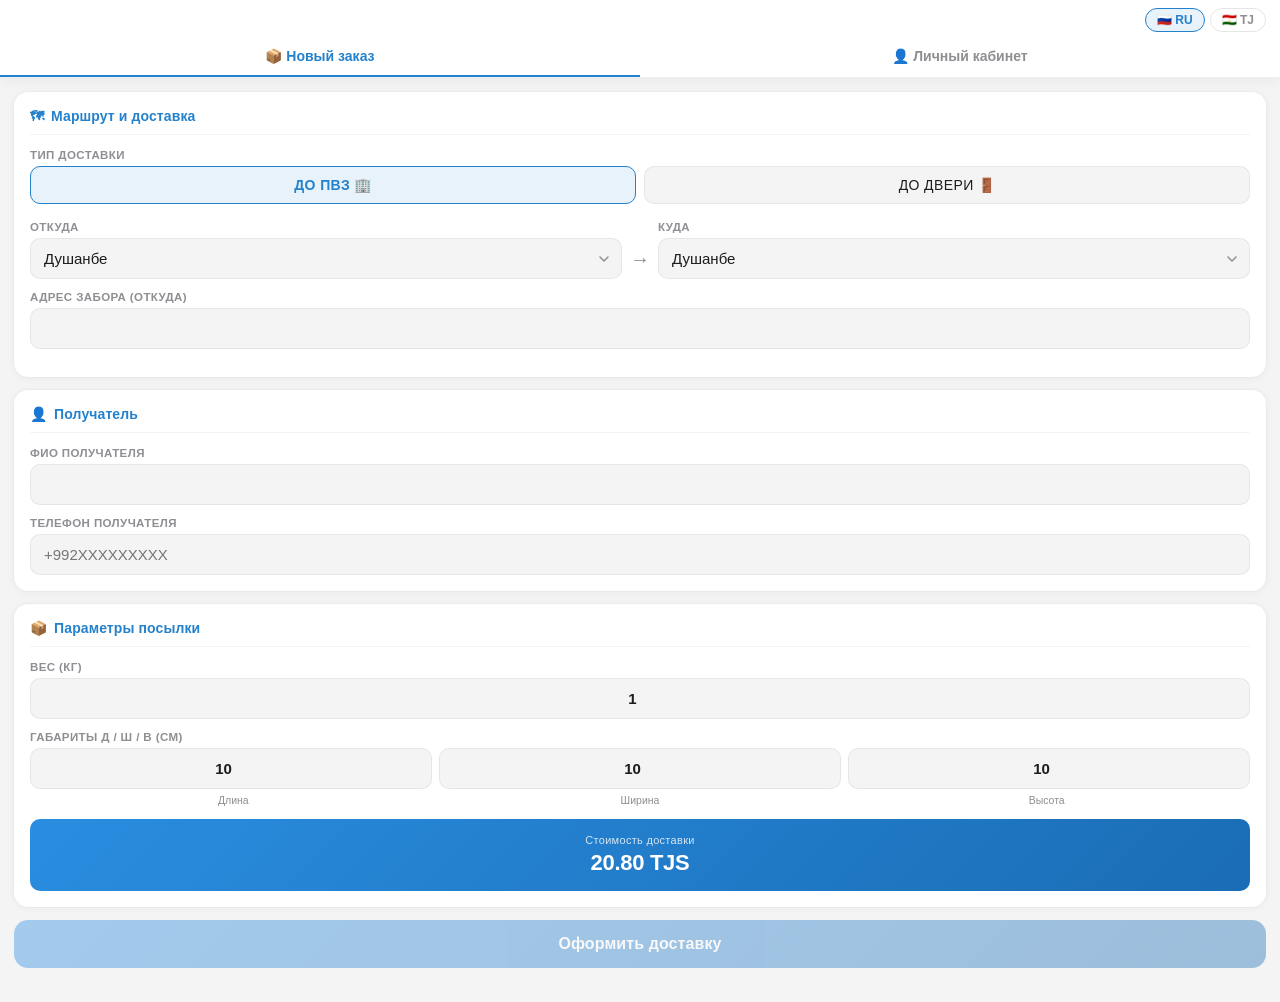
<file: web/index.html>
<!DOCTYPE html>
<html lang="ru">
<head>
    <meta charset="UTF-8">
    <meta name="viewport" content="width=device-width, initial-scale=1.0, maximum-scale=1.0, user-scalable=no">
    <title>Mavsimi Rason</title>
    <script src="https://telegram.org/js/telegram-web-app.js"></script>
    <style>
        :root {
            --primary: #2481cc;
            --primary-light: rgba(36,129,204,0.1);
            --primary-grad: linear-gradient(135deg, #2a8de0, #1a6db5);
            --success: #2bca80;
            --danger: #e53935;
            --bg: var(--tg-theme-bg-color, #ffffff);
            --sec-bg: var(--tg-theme-secondary-bg-color, #f4f4f5);
            --text: var(--tg-theme-text-color, #1c1c1e);
            --hint: var(--tg-theme-hint-color, #8e8e93);
            --radius: 14px;
            --radius-sm: 10px;
        }
        * { box-sizing: border-box; -webkit-tap-highlight-color: transparent; }
        body {
            font-family: -apple-system, BlinkMacSystemFont, "Segoe UI", Roboto, sans-serif;
            background: var(--sec-bg); color: var(--text);
            margin: 0; padding: 0; overflow-x: hidden;
            user-select: none; -webkit-user-select: none;
            padding-bottom: 20px;
        }

        /* ─── Sticky Header ─── */
        .sticky-header {
            position: sticky; top: 0; z-index: 100;
            background: var(--bg);
            border-bottom: 1px solid rgba(0,0,0,0.06);
            box-shadow: 0 2px 12px rgba(0,0,0,0.05);
        }
        .header-top {
            display: flex; justify-content: flex-end; align-items: center;
            padding: 8px 14px 6px; gap: 5px;
        }
        .lang-btn {
            font-size: 12px; font-weight: 600; padding: 4px 11px;
            border-radius: 20px; border: 1.5px solid rgba(0,0,0,0.1);
            background: none; color: var(--hint); cursor: pointer;
            transition: all 0.18s;
        }
        .lang-btn.active {
            color: var(--primary); border-color: var(--primary);
            background: var(--primary-light);
        }
        .header-tabs { display: flex; }
        .tab-btn {
            flex: 1; text-align: center; padding: 10px 0 11px; font-size: 14px; font-weight: 600;
            color: var(--hint); background: none; border: none; cursor: pointer;
            border-bottom: 2.5px solid transparent; transition: all 0.2s;
        }
        .tab-btn.active { color: var(--primary); border-bottom-color: var(--primary); }

        /* ─── Layout ─── */
        .container { padding: 14px; display: none; }
        .container.active { display: block; }

        /* ─── Cards ─── */
        .card {
            background: var(--bg); border-radius: var(--radius);
            padding: 16px; margin-bottom: 13px;
            box-shadow: 0 1px 8px rgba(0,0,0,0.05), 0 0 0 0.5px rgba(0,0,0,0.04);
        }
        .card-title {
            margin: 0 0 14px; color: var(--primary); font-size: 14px; font-weight: 700;
            display: flex; align-items: center; gap: 7px; letter-spacing: 0.1px;
            padding-bottom: 10px; border-bottom: 1px solid var(--sec-bg);
        }

        /* ─── Form ─── */
        .form-group { margin-bottom: 12px; }
        .form-group:last-child { margin-bottom: 0; }
        label {
            display: block; font-size: 11.5px; font-weight: 600; margin-bottom: 5px;
            color: var(--hint); text-transform: uppercase; letter-spacing: 0.4px;
        }
        input, select {
            width: 100%; padding: 11px 13px;
            border: 1.5px solid rgba(0,0,0,0.06); border-radius: var(--radius-sm);
            font-size: 15px; background: var(--sec-bg); color: var(--text);
            transition: border-color 0.18s, box-shadow 0.18s;
            appearance: none; -webkit-appearance: none;
        }
        select {
            background-image: url("data:image/svg+xml,%3Csvg xmlns='http://www.w3.org/2000/svg' width='10' height='6'%3E%3Cpath d='M1 1l4 4 4-4' stroke='%238e8e93' stroke-width='1.5' fill='none' stroke-linecap='round' stroke-linejoin='round'/%3E%3C/svg%3E");
            background-repeat: no-repeat; background-position: right 12px center;
            padding-right: 34px;
        }
        input:focus, select:focus {
            border-color: var(--primary); outline: none;
            box-shadow: 0 0 0 3px var(--primary-light);
        }
        input[type="number"] { text-align: center; font-weight: 600; }

        /* ─── Route Row ─── */
        .route-row { display: flex; align-items: flex-end; gap: 8px; margin-bottom: 12px; }
        .route-row .form-group { flex: 1; margin-bottom: 0; }
        .route-arrow { color: var(--hint); font-size: 20px; padding-bottom: 10px; line-height: 1; flex-shrink: 0; }

        /* ─── Delivery Type ─── */
        .radio-group { display: flex; gap: 8px; }
        .radio-label {
            flex: 1; display: flex; align-items: center; justify-content: center; gap: 6px;
            padding: 10px 6px; border-radius: var(--radius-sm); font-size: 14px; font-weight: 500;
            cursor: pointer; border: 1.5px solid rgba(0,0,0,0.06); background: var(--sec-bg);
            transition: all 0.18s; color: var(--text);
        }
        .radio-label input[type="radio"] { display: none; }
        .radio-label.selected {
            background: var(--primary-light); border-color: var(--primary); color: var(--primary); font-weight: 600;
        }

        /* ─── Prefill Notice ─── */
        .prefill-notice {
            font-size: 12px; color: var(--primary); background: var(--primary-light);
            padding: 6px 10px; border-radius: 8px; margin-top: 6px;
            display: none; align-items: center; gap: 5px;
        }

        /* ─── Sizes ─── */
        .grid-3 { display: grid; grid-template-columns: repeat(3, 1fr); gap: 7px; }
        .size-hint { display: flex; justify-content: space-around; margin-top: 5px; }
        .size-hint span { font-size: 10.5px; color: var(--hint); font-weight: 500; flex: 1; text-align: center; }

        /* ─── Warning ─── */
        .warning {
            font-size: 13px; font-weight: 600; margin-top: 12px; display: none;
            text-align: center; background: rgba(229,57,53,0.08); color: var(--danger);
            padding: 11px 14px; border-radius: 10px; border: 1px solid rgba(229,57,53,0.15);
        }

        /* ─── Price Box ─── */
        .price-box {
            margin-top: 13px; border-radius: var(--radius-sm); overflow: hidden;
            background: var(--primary-grad); color: white; text-align: center; padding: 15px;
        }
        .price-label { font-size: 11px; font-weight: 500; opacity: 0.8; margin-bottom: 4px; letter-spacing: 0.3px; }
        .price-value { font-size: 22px; font-weight: 800; letter-spacing: -0.3px; }

        /* ─── Buttons ─── */
        .btn {
            width: 100%; border: none; padding: 15px;
            border-radius: var(--radius); font-size: 16px; font-weight: 700;
            cursor: pointer; transition: opacity 0.15s, transform 0.1s;
            letter-spacing: 0.1px;
        }
        .btn:active:not(:disabled) { transform: scale(0.98); opacity: 0.9; }
        .btn-primary { background: var(--primary-grad); color: white; }
        .btn-primary:disabled { opacity: 0.4; cursor: not-allowed; }
        .btn-success { background: linear-gradient(135deg, #2bca80, #22a368); color: white; }
        .btn + .btn { margin-top: 10px; }

        /* ─── Profile ─── */
        .profile-info-row {
            display: flex; justify-content: space-between; align-items: center;
            background: var(--sec-bg); border-radius: var(--radius-sm);
            padding: 11px 13px; margin-bottom: 14px;
        }
        .profile-info-row .p-label { font-size: 11.5px; color: var(--hint); font-weight: 600; text-transform: uppercase; letter-spacing: 0.4px; }
        .profile-info-row .p-value { font-size: 15px; font-weight: 600; }
        .save-feedback {
            font-size: 13px; font-weight: 600; color: var(--success);
            text-align: center; padding: 10px 0 4px; display: none;
        }

        /* ─── History ─── */
        .history-hint { font-size: 11.5px; color: var(--hint); margin: -6px 0 13px; display: flex; align-items: center; gap: 5px; }
        .order-swipe-wrapper { position: relative; overflow: hidden; border-radius: var(--radius-sm); margin-bottom: 9px; background: var(--danger); }
        .order-card {
            background: var(--bg); padding: 12px 14px;
            border-left: 3px solid var(--primary);
            border-radius: 0 var(--radius-sm) var(--radius-sm) 0;
            position: relative; z-index: 2; cursor: grab;
        }
        .order-card-header { display: flex; justify-content: space-between; align-items: center; margin-bottom: 7px; }
        .order-id { font-weight: 700; font-size: 13px; }
        .order-card-body { font-size: 12.5px; color: var(--hint); line-height: 1.65; }
        .order-card-body b { color: var(--text); }
        .order-price { color: var(--primary) !important; font-weight: 700; }
        .status-badge {
            padding: 3px 8px; border-radius: 6px; font-size: 10px;
            font-weight: 700; text-transform: uppercase; letter-spacing: 0.5px;
        }
        .s-new      { background: #e3f2fd; color: #1565c0; }
        .s-ready    { background: #fff3e0; color: #e65100; }
        .s-taken    { background: #f3e5f5; color: #6a1b9a; }
        .s-loading  { background: #fff8e1; color: #f57f17; }
        .s-transit  { background: #e8f5e9; color: #2e7d32; }
        .s-arrived  { background: #e0f7fa; color: #006064; }
        .s-delivered{ background: #e8f5e9; color: #1b5e20; }
        .swipe-delete-btn {
            position: absolute; top: 0; right: 0; bottom: 0; width: 68px;
            background: var(--danger); color: white; border: none;
            display: flex; align-items: center; justify-content: center;
            flex-direction: column; gap: 3px; font-size: 10.5px; font-weight: 700; z-index: 1;
        }
        .no-orders {
            text-align: center; color: var(--hint); font-size: 14px;
            padding: 30px 0; display: flex; flex-direction: column; align-items: center; gap: 10px;
        }
    </style>
</head>
<body>

<!-- ─── Sticky Header ─── -->
<div class="sticky-header">
    <div class="header-top">
        <button class="lang-btn active" id="lang-ru-btn" onclick="setLang('ru')">🇷🇺 RU</button>
        <button class="lang-btn" id="lang-tj-btn" onclick="setLang('tj')">🇹🇯 TJ</button>
    </div>
    <div class="header-tabs">
        <button class="tab-btn active" id="tab-order-btn" onclick="switchTab('order')">📦 Новый заказ</button>
        <button class="tab-btn" id="tab-profile-btn" onclick="switchTab('profile')">👤 Личный кабинет</button>
    </div>
</div>

<!-- ─── TAB 1: Заказ ─── -->
<div id="tab-order" class="container active">

    <div class="card">
        <h3 class="card-title">🗺 <span id="txt-title-route">Маршрут и доставка</span></h3>

        <div class="form-group">
            <label id="lbl-dtype">Тип доставки</label>
            <div class="radio-group">
                <label class="radio-label selected" id="lbl-pvz">
                    <input type="radio" name="dtype" value="pvz" checked onchange="syncRadioStyle(); toggleAddress(); calculatePrice()">
                    <span id="txt-pvz">До ПВЗ 🏢</span>
                </label>
                <label class="radio-label" id="lbl-door">
                    <input type="radio" name="dtype" value="door" onchange="syncRadioStyle(); toggleAddress(); calculatePrice()">
                    <span id="txt-door">До двери 🚪</span>
                </label>
            </div>
        </div>

        <div class="route-row">
            <div class="form-group">
                <label id="lbl-city-pickup">Откуда</label>
                <select id="city_pickup" onchange="calculatePrice()">
                    <option value="Душанбе">Душанбе</option>
                    <option value="Худжанд">Худжанд</option>
                    <option value="Бохтар">Бохтар</option>
                    <option value="Хорог">Хорог</option>
                    <option value="РРП">РРП</option>
                    <option value="Хатлонская область">Хатлон</option>
                    <option value="Согдийская область">Согд</option>
                    <option value="ГБАО">ГБАО</option>
                </select>
            </div>
            <div class="route-arrow">→</div>
            <div class="form-group">
                <label id="lbl-city-delivery">Куда</label>
                <select id="city_delivery" onchange="calculatePrice()">
                    <option value="Душанбе">Душанбе</option>
                    <option value="Худжанд">Худжанд</option>
                    <option value="Бохтар">Бохтар</option>
                    <option value="Хорог">Хорог</option>
                    <option value="РРП">РРП</option>
                    <option value="Хатлонская область">Хатлон</option>
                    <option value="Согдийская область">Согд</option>
                    <option value="ГБАО">ГБАО</option>
                </select>
            </div>
        </div>

        <div class="form-group">
            <label id="lbl-address-pickup">Адрес забора (Откуда)</label>
            <input type="text" id="address_pickup" oninput="validateForm()">
            <div class="prefill-notice" id="prefill-notice">📍 <span id="txt-prefill">Адрес подставлен из профиля</span></div>
        </div>

        <div class="form-group" id="delivery-address-group" style="display:none;">
            <label id="lbl-address-delivery">Адрес доставки (Куда)</label>
            <input type="text" id="address_delivery" oninput="validateForm()">
        </div>
        <div class="form-group" id="driver-comment-group" style="display:none;">
            <label id="lbl-comment">Ориентир для курьера</label>
            <input type="text" id="driver_comment">
        </div>
    </div>

    <div class="card">
        <h3 class="card-title">👤 <span id="txt-title-receiver">Получатель</span></h3>
        <div class="form-group">
            <label id="lbl-r-name">ФИО Получателя</label>
            <input type="text" id="r_name" oninput="validateForm()">
        </div>
        <div class="form-group">
            <label id="lbl-r-phone">Телефон Получателя</label>
            <input type="tel" id="r_phone" placeholder="+992XXXXXXXXX" oninput="validateForm()">
        </div>
    </div>

    <div class="card">
        <h3 class="card-title">📦 <span id="txt-title-parcel">Параметры посылки</span></h3>
        <div class="form-group">
            <label id="lbl-weight">Вес (кг)</label>
            <input type="number" id="weight" step="0.1" min="0.1" max="10" value="1" oninput="calculatePrice(); validateForm()">
        </div>
        <div class="form-group">
            <label id="lbl-sizes">Габариты Д / Ш / В (см)</label>
            <div class="grid-3">
                <input type="number" id="size_l" min="1" max="200" value="10" oninput="calculatePrice(); validateForm()">
                <input type="number" id="size_w" min="1" max="200" value="10" oninput="calculatePrice(); validateForm()">
                <input type="number" id="size_h" min="1" max="200" value="10" oninput="calculatePrice(); validateForm()">
            </div>
            <div class="size-hint">
                <span id="txt-size-l">Длина</span>
                <span id="txt-size-w">Ширина</span>
                <span id="txt-size-h">Высота</span>
            </div>
        </div>
        <div id="large-warning" class="warning"><span id="txt-large-warning">⚠️ Отправление крупногабаритное! Оформление только через сайт.</span></div>
        <div class="price-box" id="price-box">
            <div class="price-label" id="txt-price-label">Стоимость доставки</div>
            <div class="price-value" id="txt-price-value">20.80 TJS</div>
        </div>
    </div>

    <button class="btn btn-primary" id="submit-btn" disabled onclick="requestConfirm()"><span id="txt-btn-submit">Оформить доставку</span></button>
    <button class="btn btn-success" id="large-submit-btn" style="display:none;" onclick="window.open('https://www.mavsim.com/Home/QuickRequest','_blank')"><span id="txt-btn-large">Быстрый запрос на сайте</span></button>
</div>

<!-- ─── TAB 2: Профиль ─── -->
<div id="tab-profile" class="container">
    <div class="card">
        <h3 class="card-title">👤 <span id="txt-profile-data">Мои личные данные</span></h3>
        <div class="profile-info-row">
            <span class="p-label" id="txt-phone-label">Телефон</span>
            <span class="p-value" id="prof-phone-view">-</span>
        </div>
        <div class="form-group">
            <label id="lbl-prof-fio">Ваше ФИО (Имя отправителя)</label>
            <input type="text" id="prof_fio_input" placeholder="Введите ФИО">
        </div>
        <div class="form-group">
            <label id="lbl-prof-addr">Постоянный адрес забора</label>
            <input type="text" id="prof_address" placeholder="ул. Рудаки, дом 15, кв 4" oninput="localStorage.setItem('prof_address', this.value)">
        </div>
        <div class="save-feedback" id="save-feedback">✅ <span id="txt-save-ok">Данные сохранены! Приложение закроется...</span></div>
        <button class="btn btn-success" id="btn-save-profile" onclick="saveProfileData()"><span id="txt-btn-save">Сохранить изменения</span></button>
    </div>

    <div class="card">
        <h3 class="card-title">📋 <span id="txt-orders-history">История моих заказов</span></h3>
        <p class="history-hint">← <span id="txt-swipe-hint">Смахните влево для удаления</span></p>
        <div id="history-container"></div>
    </div>
</div>

<script>
    let currentLang = 'ru';

    const tg = (window.Telegram && window.Telegram.WebApp) ? window.Telegram.WebApp : {
        ready: () => {}, expand: () => {}, sendData: () => {}, close: () => {},
        showConfirm: (msg, cb) => cb(confirm(msg)),
        initDataUnsafe: {}, initData: ''
    };
    tg.ready(); tg.expand();

    let verifiedFio = 'Пользователь';
    let verifiedPhone = '+992920000000';

    const userObj = tg.initDataUnsafe && tg.initDataUnsafe.user;
    if (userObj) {
        verifiedFio = [userObj.first_name, userObj.last_name].filter(Boolean).join(' ') || userObj.username || 'Telegram User';
    }
    const urlParams = new URLSearchParams(window.location.search);
    if (urlParams.get('fio')) verifiedFio = urlParams.get('fio');
    if (urlParams.get('phone')) verifiedPhone = urlParams.get('phone');

    function escapeHtml(str) {
        const d = document.createElement('div');
        d.appendChild(document.createTextNode(String(str || '')));
        return d.innerHTML;
    }

    const T = {
        ru: {
            'tab-order-btn': '📦 Новый заказ',
            'tab-profile-btn': '👤 Личный кабинет',
            'txt-title-route': 'Маршрут и доставка',
            'lbl-dtype': 'Тип доставки',
            'txt-pvz': 'До ПВЗ 🏢',
            'txt-door': 'До двери 🚪',
            'lbl-city-pickup': 'Откуда',
            'lbl-city-delivery': 'Куда',
            'lbl-address-pickup': 'Адрес забора (Откуда)',
            'lbl-address-delivery': 'Адрес доставки (Куда)',
            'lbl-comment': 'Ориентир для курьера',
            'txt-prefill': 'Адрес подставлен из профиля',
            'txt-title-receiver': 'Получатель',
            'lbl-r-name': 'ФИО Получателя',
            'lbl-r-phone': 'Телефон Получателя',
            'txt-title-parcel': 'Параметры посылки',
            'lbl-weight': 'Вес (кг)',
            'lbl-sizes': 'Габариты Д / Ш / В (см)',
            'txt-size-l': 'Длина',
            'txt-size-w': 'Ширина',
            'txt-size-h': 'Высота',
            'txt-large-warning': '⚠️ Крупногабаритное! Оформление только через сайт.',
            'txt-price-label': 'Стоимость доставки',
            'txt-btn-submit': 'Оформить доставку',
            'txt-btn-large': 'Быстрый запрос на сайте',
            'txt-profile-data': 'Мои личные данные',
            'txt-phone-label': 'Телефон',
            'lbl-prof-fio': 'Ваше ФИО (Имя отправителя)',
            'lbl-prof-addr': 'Постоянный адрес забора',
            'txt-btn-save': 'Сохранить изменения',
            'txt-save-ok': 'Данные сохранены! Приложение закроется...',
            'txt-orders-history': 'История моих заказов',
            'txt-swipe-hint': 'Смахните влево для удаления',
        },
        tj: {
            'tab-order-btn': '📦 Дархости нав',
            'tab-profile-btn': '👤 Кабинет',
            'txt-title-route': 'Хатсайр ва расонидан',
            'lbl-dtype': 'Намуди расонидан',
            'txt-pvz': 'Ба ПВЗ 🏢',
            'txt-door': 'То дар 🚪',
            'lbl-city-pickup': 'Аз куҷо',
            'lbl-city-delivery': 'Ба куҷо',
            'lbl-address-pickup': 'Суроғаи гирифтан',
            'lbl-address-delivery': 'Суроғаи расонидан',
            'lbl-comment': 'Нишонии курьер',
            'txt-prefill': 'Суроға аз профил гузошта шуд',
            'txt-title-receiver': 'Қабулкунанда',
            'lbl-r-name': 'Ному насаби қабулкунанда',
            'lbl-r-phone': 'Телефони қабулкунанда',
            'txt-title-parcel': 'Хусусиятҳои бор',
            'lbl-weight': 'Вазн (кг)',
            'lbl-sizes': 'Андозаҳо Д / Ш / В (см)',
            'txt-size-l': 'Дарозӣ',
            'txt-size-w': 'Паҳнӣ',
            'txt-size-h': 'Баландӣ',
            'txt-large-warning': '⚠️ Бори калонҳаҷм! Танҳо тавассути сайт.',
            'txt-price-label': 'Нархи расонидан',
            'txt-btn-submit': 'Ороиши дархост',
            'txt-btn-large': 'Дархости фаврӣ дар сайт',
            'txt-profile-data': 'Маълумоти шахсии ман',
            'txt-phone-label': 'Телефон',
            'lbl-prof-fio': 'Ному Насаби шумо',
            'lbl-prof-addr': 'Суроғаи доимии гирифтан',
            'txt-btn-save': 'Захира кардан',
            'txt-save-ok': 'Захира шуд! Барнома мебандад...',
            'txt-orders-history': 'Таърихи дархостҳо',
            'txt-swipe-hint': 'Барои нест кардан чап кашед',
        }
    };

    function setLang(lang) {
        currentLang = lang;
        document.getElementById('lang-ru-btn').classList.toggle('active', lang === 'ru');
        document.getElementById('lang-tj-btn').classList.toggle('active', lang === 'tj');
        const items = T[lang];
        for (const key in items) {
            const el = document.getElementById(key);
            if (el) el.innerText = items[key];
        }
        calculatePrice();
    }

    function switchTab(tabName) {
        document.querySelectorAll('.container').forEach(c => c.classList.remove('active'));
        document.querySelectorAll('.tab-btn').forEach(b => b.classList.remove('active'));
        document.getElementById('tab-' + tabName).classList.add('active');
        document.getElementById('tab-' + tabName + '-btn').classList.add('active');
        if (tabName === 'profile') renderOrdersHistory();
    }

    function syncRadioStyle() {
        const dtype = document.querySelector('input[name="dtype"]:checked').value;
        document.getElementById('lbl-pvz').classList.toggle('selected', dtype === 'pvz');
        document.getElementById('lbl-door').classList.toggle('selected', dtype === 'door');
    }

    function initProfile() {
        document.getElementById('prof-phone-view').innerText = verifiedPhone || '—';
        document.getElementById('prof_fio_input').value = verifiedFio || '';
        const savedAddr = localStorage.getItem('prof_address') || '';
        document.getElementById('prof_address').value = savedAddr;
        if (savedAddr) {
            document.getElementById('address_pickup').value = savedAddr;
            document.getElementById('prefill-notice').style.display = 'flex';
        }
    }

    function saveProfileData() {
        const updatedFio = document.getElementById('prof_fio_input').value.trim();
        const updatedAddr = document.getElementById('prof_address').value.trim();
        if (!updatedFio) {
            alert(currentLang === 'tj' ? 'Лутфан, Ному Насабро ворид кунед!' : 'Пожалуйста, введите ФИО!');
            return;
        }
        verifiedFio = updatedFio;
        localStorage.setItem('prof_address', updatedAddr);

        const el = document.getElementById('save-feedback');
        el.style.display = 'block';
        document.getElementById('btn-save-profile').disabled = true;

        setTimeout(() => {
            tg.sendData(JSON.stringify({ action: 'update_profile', fio: updatedFio, address: updatedAddr }));
            tg.close();
        }, 1500);
    }

    function getZone(city) {
        if (['Душанбе', 'Худжанд', 'Бохтар'].includes(city)) return 1;
        if (['Хорог', 'РРП', 'Хатлонская область'].includes(city)) return 2;
        return 3;
    }

    function calculatePrice() {
        const cityPickup = document.getElementById('city_pickup').value;
        const cityDelivery = document.getElementById('city_delivery').value;
        const dtype = document.querySelector('input[name="dtype"]:checked').value;
        const w = parseFloat(document.getElementById('weight').value) || 0;
        const l = parseInt(document.getElementById('size_l').value) || 0;
        const sw = parseInt(document.getElementById('size_w').value) || 0;
        const h = parseInt(document.getElementById('size_h').value) || 0;

        const isLarge = w > 10 || Math.max(l, sw, h) > 35 || (l + sw + h) > 65;

        document.getElementById('large-warning').style.display = isLarge ? 'block' : 'none';
        document.getElementById('price-box').style.display = isLarge ? 'none' : 'block';
        document.getElementById('submit-btn').style.display = isLarge ? 'none' : 'block';
        document.getElementById('large-submit-btn').style.display = isLarge ? 'block' : 'none';

        if (isLarge) return { isLarge: true };

        const zone = String(Math.max(getZone(cityPickup), getZone(cityDelivery)));
        const tarifs = {
            '1': { pvz: 20.80, door: 31.20 },
            '2': { pvz: 27.30, door: 35.10 },
            '3': { pvz: 31.20, door: 37.70 }
        };
        const finalPrice = tarifs[zone][dtype];
        document.getElementById('txt-price-value').innerText = finalPrice.toFixed(2) + ' TJS';
        validateForm();
        return { isLarge: false, price: finalPrice };
    }

    function validateForm() {
        const addressPickup = document.getElementById('address_pickup').value.trim();
        const rName = document.getElementById('r_name').value.trim();
        const rPhone = document.getElementById('r_phone').value.trim();
        const dtype = document.querySelector('input[name="dtype"]:checked').value;
        const addressDelivery = document.getElementById('address_delivery').value.trim();
        const w = parseFloat(document.getElementById('weight').value) || 0;
        const l = parseInt(document.getElementById('size_l').value) || 0;
        const sw = parseInt(document.getElementById('size_w').value) || 0;
        const h = parseInt(document.getElementById('size_h').value) || 0;

        let valid = addressPickup && rName && rPhone && w > 0 && l > 0 && sw > 0 && h > 0;
        if (dtype === 'door' && !addressDelivery) valid = false;
        document.getElementById('submit-btn').disabled = !valid;
    }

    function toggleAddress() {
        const dtype = document.querySelector('input[name="dtype"]:checked').value;
        document.getElementById('delivery-address-group').style.display = dtype === 'door' ? 'block' : 'none';
        document.getElementById('driver-comment-group').style.display = dtype === 'door' ? 'block' : 'none';
        validateForm();
    }

    function requestConfirm() {
        const res = calculatePrice();
        if (res.isLarge) return;
        const cityPickup = document.getElementById('city_pickup').value;
        const cityDelivery = document.getElementById('city_delivery').value;
        const rName = document.getElementById('r_name').value;
        const msg = currentLang === 'tj'
            ? `Тасдиқ кунед:\n📍 ${cityPickup} → ${cityDelivery}\n👤 ${rName}\n💰 ${res.price.toFixed(2)} TJS`
            : `Подтвердите заказ:\n📍 ${cityPickup} → ${cityDelivery}\n👤 Получатель: ${rName}\n💰 Стоимость: ${res.price.toFixed(2)} TJS`;
        tg.showConfirm(msg, ok => { if (ok) sendDataToBot(res); });
    }

    function sendDataToBot(res) {
        const dtype = document.querySelector('input[name="dtype"]:checked').value;
        const now = new Date();
        const dd = String(now.getDate()).padStart(2, '0');
        const mm = String(now.getMonth() + 1).padStart(2, '0');
        const localId = 'ORD-' + dd + mm + '-' + Math.random().toString(36).substr(2, 6).toUpperCase();
        const dateStr = `${dd}.${mm}.${now.getFullYear()} ${String(now.getHours()).padStart(2,'0')}:${String(now.getMinutes()).padStart(2,'0')}`;

        const data = {
            lang: currentLang,
            s_name: verifiedFio, s_phone: verifiedPhone,
            city_pickup: document.getElementById('city_pickup').value,
            address_pickup: document.getElementById('address_pickup').value,
            city_delivery: document.getElementById('city_delivery').value,
            delivery_type: dtype,
            address_delivery: dtype === 'door' ? document.getElementById('address_delivery').value : 'ПВЗ',
            driver_comment: dtype === 'door' ? document.getElementById('driver_comment').value : 'Нет',
            r_name: document.getElementById('r_name').value,
            r_phone: document.getElementById('r_phone').value,
            weight: document.getElementById('weight').value,
            sizes: `${document.getElementById('size_l').value}x${document.getElementById('size_w').value}x${document.getElementById('size_h').value}`,
            price: res.price.toFixed(2)
        };

        const history = JSON.parse(localStorage.getItem('user_orders') || '[]');
        history.push({
            id: localId, timestamp: Date.now(), date_str: dateStr, status: 'NEW',
            city_pickup: data.city_pickup, city_delivery: data.city_delivery,
            type: dtype, r_name: data.r_name, price: data.price
        });
        localStorage.setItem('user_orders', JSON.stringify(history));

        tg.sendData(JSON.stringify(data));
        tg.close();
    }

    const STATUS_CLASS = {
        'NEW': 's-new', 'READY_FOR_DRIVERS': 's-ready', 'TAKEN': 's-taken',
        'LOADING': 's-loading', 'IN_TRANSIT': 's-transit', 'ARRIVED': 's-arrived', 'DELIVERED': 's-delivered'
    };

    function renderOrdersHistory() {
        const container = document.getElementById('history-container');
        const orders = JSON.parse(localStorage.getItem('user_orders') || '[]');

        if (!orders.length) {
            container.innerHTML = `<div class="no-orders"><span style="font-size:38px">📦</span><span>${currentLang === 'tj' ? 'Шумо то ҳол дархост надодаед.' : 'У вас пока нет оформленных заказов.'}</span></div>`;
            return;
        }

        orders.sort((a, b) => b.timestamp - a.timestamp);
        container.innerHTML = '';

        orders.forEach(order => {
            const wrapper = document.createElement('div');
            wrapper.className = 'order-swipe-wrapper';

            const del = document.createElement('button');
            del.className = 'swipe-delete-btn';
            del.innerHTML = `<svg width="18" height="18" viewBox="0 0 24 24" fill="none" stroke="currentColor" stroke-width="2.2" stroke-linecap="round" stroke-linejoin="round"><polyline points="3 6 5 6 21 6"/><path d="M19 6l-1 14H6L5 6"/><path d="M10 11v6M14 11v6"/><path d="M9 6V4h6v2"/></svg><span style="font-size:10px">${currentLang === 'tj' ? 'Нест' : 'Удалить'}</span>`;
            del.onclick = () => confirmDeleteOrder(order.id);

            const card = document.createElement('div');
            card.className = 'order-card';
            card.id = 'card-' + escapeHtml(order.id);

            const hdr = document.createElement('div');
            hdr.className = 'order-card-header';

            const idEl = document.createElement('span');
            idEl.className = 'order-id';
            idEl.textContent = '🆔 ' + order.id;

            const status = order.status || 'NEW';
            const badge = document.createElement('span');
            badge.className = 'status-badge ' + (STATUS_CLASS[status] || 's-new');
            badge.textContent = status;

            hdr.appendChild(idEl);
            hdr.appendChild(badge);

            const body = document.createElement('div');
            body.className = 'order-card-body';
            body.innerHTML =
                `<span style="font-size:11px;color:var(--hint)">📅 ${escapeHtml(order.date_str)}</span><br>` +
                `📍 <b>${escapeHtml(order.city_pickup)}</b> → <b>${escapeHtml(order.city_delivery)}</b> <span style="color:var(--hint)">(${order.type === 'pvz' ? 'ПВЗ' : 'До двери'})</span><br>` +
                `👤 <b>${escapeHtml(order.r_name)}</b><br>` +
                `💰 <b class="order-price">${escapeHtml(order.price)} TJS</b>`;

            card.appendChild(hdr);
            card.appendChild(body);
            wrapper.appendChild(del);
            wrapper.appendChild(card);
            container.appendChild(wrapper);
            bindSwipe(order.id);
        });
    }

    function bindSwipe(orderId) {
        const card = document.getElementById('card-' + orderId);
        if (!card) return;
        let dragging = false, startX = 0, curX = 0, baseX = 0;
        const SNAP = 68;

        const start = x => { dragging = true; startX = x; card.style.transition = 'none'; };
        const move = x => {
            if (!dragging) return;
            curX = Math.min(0, Math.max(-SNAP, baseX + (x - startX)));
            card.style.transform = `translateX(${curX}px)`;
        };
        const end = () => {
            if (!dragging) return;
            dragging = false;
            card.style.transition = 'transform 0.2s ease-out';
            baseX = curX < -(SNAP / 2) ? -SNAP : 0;
            card.style.transform = `translateX(${baseX}px)`;
        };

        card.addEventListener('touchstart', e => start(e.touches[0].clientX), { passive: true });
        card.addEventListener('touchmove', e => move(e.touches[0].clientX), { passive: true });
        card.addEventListener('touchend', end, { passive: true });
        card.addEventListener('mousedown', e => {
            start(e.clientX);
            const onMove = m => move(m.clientX);
            const onUp = () => { end(); window.removeEventListener('mousemove', onMove); window.removeEventListener('mouseup', onUp); };
            window.addEventListener('mousemove', onMove);
            window.addEventListener('mouseup', onUp);
        });
    }

    function confirmDeleteOrder(orderId) {
        const msg = currentLang === 'tj'
            ? `Дархости ${orderId}-ро аз таърих нест кунед?`
            : `Удалить заказ ${orderId} из истории?`;
        tg.showConfirm(msg, ok => {
            if (ok) {
                let orders = JSON.parse(localStorage.getItem('user_orders') || '[]');
                orders = orders.filter(o => o.id !== orderId);
                localStorage.setItem('user_orders', JSON.stringify(orders));
                renderOrdersHistory();
            } else {
                const c = document.getElementById('card-' + orderId);
                if (c) { c.style.transition = 'transform 0.2s ease-out'; c.style.transform = 'translateX(0)'; }
            }
        });
    }

    initProfile();
    setLang('ru');
</script>
</body>
</html>
</file>
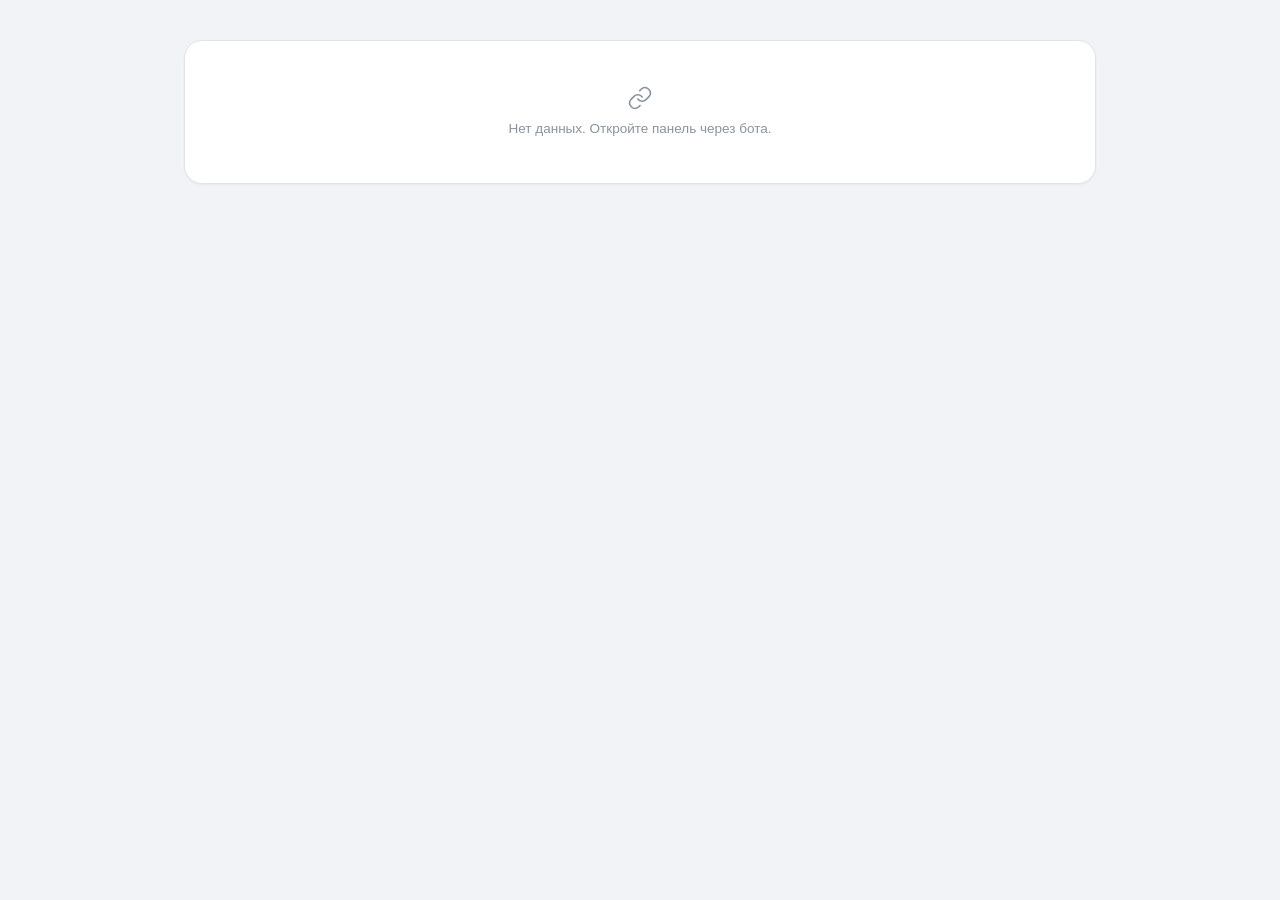
<file: web/admin_panel.html>
<!DOCTYPE html>
<html lang="ru">
<head>
<meta charset="UTF-8">
<meta name="viewport" content="width=device-width, initial-scale=1.0, maximum-scale=1.0, user-scalable=no">
<title>Панель управления</title>
<script src="https://telegram.org/js/telegram-web-app.js"></script>
<link rel="stylesheet" href="theme.css?v=2">
<script>
// Тема: явный выбор Telegram важнее системной; палитра — в theme.css
(function () {
    var d = document.documentElement, s = null;
    try { s = Telegram.WebApp.colorScheme; } catch (e) {}
    if (!s) s = (window.matchMedia && matchMedia('(prefers-color-scheme: dark)').matches) ? 'dark' : 'light';
    d.setAttribute('data-theme', s);
    try { Telegram.WebApp.onEvent('themeChanged', function () {
        d.setAttribute('data-theme', Telegram.WebApp.colorScheme || 'light');
    }); } catch (e) {}
})();
</script>
<style>
    .pane { display: none; padding-top: 14px; }
    .pane.on { display: block; }

    .oc { border-left: 3px solid var(--border-strong); }
    .oc-TAKEN      { border-left-color: var(--s-taken); }
    .oc-IN_TRANSIT { border-left-color: var(--s-transit); }
    .oc-DELIVERED  { border-left-color: var(--s-delivered); }
    .oc-NEW        { border-left-color: var(--s-new); }
    .oc-READY      { border-left-color: var(--s-ready); }

    .oc-top { display: flex; align-items: center; gap: 8px; margin-bottom: 10px; }
    .oc-id { font-size: 12.5px; font-weight: 650; letter-spacing: .01em; }
    .oc-top .badge { margin-left: auto; }
    .oc-route { display: flex; align-items: center; gap: 7px; font-size: 15px; font-weight: 650; letter-spacing: -.01em; min-width: 0; }
    .oc-route .c { min-width: 0; overflow: hidden; text-overflow: ellipsis; white-space: nowrap; }
    .oc-route .ic { color: var(--ink-3); flex: none; }
    .oc-meta { display: flex; flex-wrap: wrap; gap: 6px 14px; margin-top: 9px; font-size: 12.5px; color: var(--ink-2); }
    .oc-meta span { display: inline-flex; align-items: center; gap: 5px; min-width: 0; }
    .oc-meta .ic { color: var(--ink-3); }

    .week-nav { display: flex; align-items: center; gap: 10px; margin-bottom: 12px; }
    .week-nav .lbl { flex: 1; text-align: center; font-size: 13.5px; font-weight: 650; }

    /* ── шторка управления ── */
    .sheet-bg {
        position: fixed; inset: 0; z-index: 60; display: none;
        background: rgba(10, 13, 18, .5); backdrop-filter: blur(2px);
        align-items: flex-end; justify-content: center;
    }
    .sheet-bg.on { display: flex; }
    .sheet {
        width: 100%; max-width: 560px; max-height: 88vh; overflow-y: auto;
        background: var(--surface); border-radius: var(--r-xl) var(--r-xl) 0 0;
        padding: 16px 16px calc(20px + env(safe-area-inset-bottom));
        box-shadow: var(--shadow-lg); animation: sheet-up .26s cubic-bezier(.2,.7,.2,1);
    }
    @keyframes sheet-up { from { transform: translateY(14px); opacity: .6; } to { transform: none; opacity: 1; } }
    .sheet-head { display: flex; align-items: flex-start; gap: 12px; margin-bottom: 6px; }
    .sheet-head h2 { font-size: 17px; font-weight: 700; letter-spacing: -.02em; }
    .sheet-head .sub { font-size: 12.5px; color: var(--ink-3); }
    .sheet-grid { display: grid; grid-template-columns: repeat(3, minmax(0, 1fr)); gap: 8px; }
    .sheet-cour {
        display: flex; align-items: center; gap: 10px; width: 100%;
        padding: 11px 12px; margin-top: 7px; min-height: var(--tap);
        background: var(--surface-2); border: 1px solid transparent;
        border-radius: var(--r); cursor: pointer; font: inherit; text-align: left; color: var(--ink);
    }
    .sheet-cour:active { border-color: var(--accent); }
    .danger-zone { border-top: 1px solid var(--border); margin-top: 18px; padding-top: 16px; }
</style>
</head>
<body>
<svg class="sprite" aria-hidden="true" focusable="false"><defs><symbol id="i-package" viewBox="0 0 24 24"><path d="M21 8v8a2 2 0 0 1-1 1.73l-7 4a2 2 0 0 1-2 0l-7-4A2 2 0 0 1 3 16V8a2 2 0 0 1 1-1.73l7-4a2 2 0 0 1 2 0l7 4A2 2 0 0 1 21 8z"/><path d="m3.3 7 8.7 5 8.7-5"/><path d="M12 22V12"/></symbol><symbol id="i-box" viewBox="0 0 24 24"><path d="M3 9h18v10a2 2 0 0 1-2 2H5a2 2 0 0 1-2-2z"/><path d="M2 5h20v4H2z"/><path d="M10 13h4"/></symbol><symbol id="i-truck" viewBox="0 0 24 24"><path d="M14 17V5a1 1 0 0 0-1-1H2a1 1 0 0 0-1 1v11a1 1 0 0 0 1 1h1"/><path d="M14 8h4l3 3v5a1 1 0 0 1-1 1h-1"/><circle cx="6.5" cy="17.5" r="2.5"/><circle cx="17.5" cy="17.5" r="2.5"/><path d="M9 17h6"/></symbol><symbol id="i-user" viewBox="0 0 24 24"><path d="M20 21v-2a4 4 0 0 0-4-4H8a4 4 0 0 0-4 4v2"/><circle cx="12" cy="7" r="4"/></symbol><symbol id="i-users" viewBox="0 0 24 24"><path d="M16 21v-2a4 4 0 0 0-4-4H6a4 4 0 0 0-4 4v2"/><circle cx="9" cy="7" r="4"/><path d="M22 21v-2a4 4 0 0 0-3-3.87"/><path d="M16 3.13a4 4 0 0 1 0 7.75"/></symbol><symbol id="i-phone" viewBox="0 0 24 24"><path d="M22 16.9v3a2 2 0 0 1-2.2 2 19.8 19.8 0 0 1-8.6-3.1 19.5 19.5 0 0 1-6-6A19.8 19.8 0 0 1 2.1 4.2 2 2 0 0 1 4.1 2h3a2 2 0 0 1 2 1.7c.1 1 .4 1.9.7 2.8a2 2 0 0 1-.5 2.1L8.1 9.9a16 16 0 0 0 6 6l1.3-1.3a2 2 0 0 1 2.1-.4c.9.3 1.8.6 2.8.7a2 2 0 0 1 1.7 2z"/></symbol><symbol id="i-pin" viewBox="0 0 24 24"><path d="M20 10c0 6-8 12-8 12s-8-6-8-12a8 8 0 0 1 16 0z"/><circle cx="12" cy="10" r="3"/></symbol><symbol id="i-route" viewBox="0 0 24 24"><circle cx="6" cy="19" r="3"/><circle cx="18" cy="5" r="3"/><path d="M9 19h6a4 4 0 0 0 0-8H9a4 4 0 0 1 0-8h3"/></symbol><symbol id="i-wallet" viewBox="0 0 24 24"><path d="M19 7V5a2 2 0 0 0-2-2H5a2 2 0 0 0 0 4h14a2 2 0 0 1 2 2v8a2 2 0 0 1-2 2H5a2 2 0 0 1-2-2V5"/><path d="M16 12h.01"/></symbol><symbol id="i-chart" viewBox="0 0 24 24"><path d="M3 3v16a2 2 0 0 0 2 2h16"/><path d="M7 15v-3"/><path d="M12 15V8"/><path d="M17 15v-6"/></symbol><symbol id="i-calendar" viewBox="0 0 24 24"><rect x="3" y="4" width="18" height="18" rx="2"/><path d="M16 2v4M8 2v4M3 10h18"/></symbol><symbol id="i-clock" viewBox="0 0 24 24"><circle cx="12" cy="12" r="9"/><path d="M12 7v5l3 2"/></symbol><symbol id="i-check" viewBox="0 0 24 24"><path d="M20 6 9 17l-5-5"/></symbol><symbol id="i-x" viewBox="0 0 24 24"><path d="M18 6 6 18M6 6l12 12"/></symbol><symbol id="i-x-circle" viewBox="0 0 24 24"><circle cx="12" cy="12" r="9"/><path d="m15 9-6 6M9 9l6 6"/></symbol><symbol id="i-alert" viewBox="0 0 24 24"><path d="M10.3 3.9 1.8 18a2 2 0 0 0 1.7 3h17a2 2 0 0 0 1.7-3L13.7 3.9a2 2 0 0 0-3.4 0z"/><path d="M12 9v4M12 17h.01"/></symbol><symbol id="i-info" viewBox="0 0 24 24"><circle cx="12" cy="12" r="9"/><path d="M12 16v-4M12 8h.01"/></symbol><symbol id="i-inbox" viewBox="0 0 24 24"><path d="M22 12h-6l-2 3h-4l-2-3H2"/><path d="M5.5 5.1 2 12v6a2 2 0 0 0 2 2h16a2 2 0 0 0 2-2v-6l-3.5-6.9A2 2 0 0 0 16.8 4H7.2a2 2 0 0 0-1.7 1.1z"/></symbol><symbol id="i-download" viewBox="0 0 24 24"><path d="M21 15v4a2 2 0 0 1-2 2H5a2 2 0 0 1-2-2v-4"/><path d="m7 10 5 5 5-5"/><path d="M12 15V3"/></symbol><symbol id="i-send" viewBox="0 0 24 24"><path d="M22 2 11 13"/><path d="M22 2 15 22l-4-9-9-4z"/></symbol><symbol id="i-edit" viewBox="0 0 24 24"><path d="M11 4H4a2 2 0 0 0-2 2v14a2 2 0 0 0 2 2h14a2 2 0 0 0 2-2v-7"/><path d="M18.5 2.5a2.1 2.1 0 0 1 3 3L12 15l-4 1 1-4z"/></symbol><symbol id="i-trash" viewBox="0 0 24 24"><path d="M3 6h18"/><path d="M19 6l-1 14H6L5 6"/><path d="M10 11v6M14 11v6"/><path d="M9 6V4h6v2"/></symbol><symbol id="i-plus" viewBox="0 0 24 24"><path d="M12 5v14M5 12h14"/></symbol><symbol id="i-list" viewBox="0 0 24 24"><path d="M8 6h13M8 12h13M8 18h13"/><path d="M3 6h.01M3 12h.01M3 18h.01"/></symbol><symbol id="i-settings" viewBox="0 0 24 24"><circle cx="12" cy="12" r="3"/><path d="M19.4 15a1.7 1.7 0 0 0 .3 1.9l.1.1a2 2 0 1 1-2.8 2.8l-.1-.1a1.7 1.7 0 0 0-2.9 1.2V21a2 2 0 1 1-4 0v-.1A1.7 1.7 0 0 0 7 19.4l-.1.1a2 2 0 1 1-2.8-2.8l.1-.1a1.7 1.7 0 0 0-1.2-2.9H3a2 2 0 1 1 0-4h.1A1.7 1.7 0 0 0 4.6 7l-.1-.1a2 2 0 1 1 2.8-2.8l.1.1a1.7 1.7 0 0 0 1.9.3H9a1.7 1.7 0 0 0 1-1.5V3a2 2 0 1 1 4 0v.1a1.7 1.7 0 0 0 2.9 1.2l.1-.1a2 2 0 1 1 2.8 2.8l-.1.1a1.7 1.7 0 0 0-.3 1.9V9a1.7 1.7 0 0 0 1.5 1H21a2 2 0 1 1 0 4h-.1a1.7 1.7 0 0 0-1.5 1z"/></symbol><symbol id="i-sliders" viewBox="0 0 24 24"><path d="M4 21v-7M4 10V3M12 21v-9M12 8V3M20 21v-5M20 12V3"/><path d="M1 14h6M9 8h6M17 16h6"/></symbol><symbol id="i-link" viewBox="0 0 24 24"><path d="M10 13a5 5 0 0 0 7.5.5l3-3a5 5 0 0 0-7-7l-1.7 1.7"/><path d="M14 11a5 5 0 0 0-7.5-.5l-3 3a5 5 0 0 0 7 7L12 19"/></symbol><symbol id="i-external" viewBox="0 0 24 24"><path d="M18 13v6a2 2 0 0 1-2 2H5a2 2 0 0 1-2-2V8a2 2 0 0 1 2-2h6"/><path d="M15 3h6v6"/><path d="M10 14 21 3"/></symbol><symbol id="i-arrow-right" viewBox="0 0 24 24"><path d="M5 12h14"/><path d="m12 5 7 7-7 7"/></symbol><symbol id="i-chevron-left" viewBox="0 0 24 24"><path d="m15 18-6-6 6-6"/></symbol><symbol id="i-chevron-right" viewBox="0 0 24 24"><path d="m9 18 6-6-6-6"/></symbol><symbol id="i-chevron-up" viewBox="0 0 24 24"><path d="m18 15-6-6-6 6"/></symbol></defs></svg>
<div id="app"></div>

<div class="sheet-bg" id="sheetBg">
    <div class="sheet" id="sheet"></div>
</div>

<script>
    var tg = (window.Telegram && window.Telegram.WebApp)
        ? window.Telegram.WebApp
        : { ready: function () {}, expand: function () {}, sendData: function () {} };
    tg.ready(); tg.expand();

    var DATA = null;
    try {
        var raw = new URLSearchParams(window.location.search).get('d');
        if (raw) {
            var b64 = raw.replace(/-/g, '+').replace(/_/g, '/');
            var pad = '='.repeat((4 - b64.length % 4) % 4);
            var bytes = Uint8Array.from(atob(b64 + pad), function (c) { return c.charCodeAt(0); });
            DATA = JSON.parse(new TextDecoder('utf-8').decode(bytes));
        }
    } catch (e) { console.error(e); }

    var app = document.getElementById('app');
    var sheetBg = document.getElementById('sheetBg');
    var sheet = document.getElementById('sheet');
    var activeTab = 0;
    var weekOffset = 0;
    var manageOrder = null;

    function esc(s) {
        var d = document.createElement('div');
        d.appendChild(document.createTextNode(String(s == null ? '' : s)));
        return d.innerHTML;
    }
    function icon(n, cls) { return '<svg class="ic ' + (cls || '') + '"><use href="#i-' + n + '"></use></svg>'; }

    var STATUS_LABEL = { TAKEN: 'Принял', IN_TRANSIT: 'В пути', DELIVERED: 'Доставил' };
    var STATUS_TONE = { TAKEN: 'badge badge-info', IN_TRANSIT: 'badge badge-violet', DELIVERED: 'badge badge-ok' };
    var STATUSES = [
        { key: 'TAKEN',      label: 'Принял' },
        { key: 'IN_TRANSIT', label: 'В пути' },
        { key: 'DELIVERED',  label: 'Доставил' }
    ];
    var STATUS_ORDER = STATUSES.map(function (s) { return s.key; });
    var CANCEL_REASONS = ['Курьер не приехал за посылкой', 'Получатель недоступен', 'Форс-мажор'];
    var MONTHS_GEN = ['января','февраля','марта','апреля','мая','июня',
                      'июля','августа','сентября','октября','ноября','декабря'];

    // ─── неделя ───
    function weekDates(offset) {
        var now = new Date(), dow = now.getDay();
        var mon = new Date(now);
        mon.setDate(now.getDate() - (dow === 0 ? 6 : dow - 1) + offset * 7);
        mon.setHours(0, 0, 0, 0);
        var sun = new Date(mon);
        sun.setDate(mon.getDate() + 6);
        return { start: mon, end: sun };
    }
    function fmtDate(d) {
        return d.getFullYear() + '-' + String(d.getMonth() + 1).padStart(2, '0') +
               '-' + String(d.getDate()).padStart(2, '0');
    }
    function weekLabel(s, e) {
        return s.getMonth() === e.getMonth()
            ? s.getDate() + '–' + e.getDate() + ' ' + MONTHS_GEN[s.getMonth()] + ' ' + s.getFullYear()
            : s.getDate() + ' ' + MONTHS_GEN[s.getMonth()] + ' – ' + e.getDate() + ' ' + MONTHS_GEN[e.getMonth()] + ' ' + e.getFullYear();
    }

    // ─── шторка управления заказом ───
    function openManage(idx) {
        manageOrder = (DATA.orders || [])[idx];
        if (!manageOrder) return;
        var o = manageOrder;
        var curIdx = STATUS_ORDER.indexOf(o.status);

        var pills = STATUSES.map(function (s, i) {
            var disabled = (s.key === o.status || i < curIdx);
            return '<button class="btn ' + (s.key === o.status ? 'btn-primary' : 'btn-outline') + ' btn-sm"' +
                (disabled ? ' disabled' : ' data-status="' + s.key + '"') + '>' + esc(s.label) + '</button>';
        }).join('');

        // Заблокированный курьер не должен предлагаться как цель переназначения.
        var couriers = (DATA.couriers || []).filter(function (c) { return !isBlocked(c); }).map(function (c) {
            return '<button class="sheet-cour" data-tid="' + esc(c.tid) + '" data-name="' + esc(c.fio) + '">' +
                '<span class="avatar">' + esc(initials(c.fio)) + '</span>' +
                '<span class="spacer"><span class="truncate" style="display:block;font-weight:600">' + esc(c.fio) + '</span>' +
                '<span class="' + (c.busy ? 'badge badge-warn' : 'badge badge-ok') + '" style="margin-top:3px">' +
                '<i class="dot"></i>' + (c.busy ? 'Занят' : 'Свободен') + '</span></span>' +
                icon('chevron-right', 'ic-sm') + '</button>';
        }).join('') || '<div class="empty">' + icon('users') + '<div>Нет активных курьеров</div></div>';

        var cancels = CANCEL_REASONS.map(function (r) {
            return '<button class="btn btn-danger btn-block btn-sm" style="margin-top:7px" data-reason="' + esc(r) + '">' +
                esc(r) + '</button>';
        }).join('');

        sheet.innerHTML =
            '<div class="sheet-head">' +
                '<div class="spacer"><h2 class="mono">' + esc(o.id) + '</h2>' +
                '<div class="sub">' + esc(o.city_from) + ' → ' + esc(o.city_to) + ' · ' +
                    esc(STATUS_LABEL[o.status] || o.status) + '</div></div>' +
                '<button class="icon-btn" id="sheetClose">' + icon('x') + '</button>' +
            '</div>' +

            '<div class="section-label" style="margin-top:16px">Сменить статус</div>' +
            '<div class="sheet-grid" style="margin-top:8px">' + pills + '</div>' +

            '<div class="section-label" style="margin-top:20px">Переназначить курьера</div>' +
            couriers +

            '<div class="danger-zone">' +
                '<div class="section-label" style="color:var(--bad)">Отменить заказ</div>' +
                cancels +
                '<div id="customWrap" style="display:none;margin-top:9px">' +
                    '<input class="input" id="customReason" type="text" placeholder="Причина отмены">' +
                    '<button class="btn btn-danger btn-block" id="customGo" style="margin-top:8px">' +
                        'Подтвердить отмену</button>' +
                '</div>' +
                '<button class="btn btn-ghost btn-block btn-sm" id="customShow" style="margin-top:7px">' +
                    icon('edit', 'ic-sm') + 'Своя причина</button>' +
            '</div>';

        sheetBg.classList.add('on');
        wireSheet();
    }

    function closeSheet() { sheetBg.classList.remove('on'); manageOrder = null; }

    function wireSheet() {
        document.getElementById('sheetClose').addEventListener('click', closeSheet);
        sheet.querySelectorAll('[data-status]').forEach(function (b) {
            b.addEventListener('click', function () {
                if (!manageOrder) return;
                var key = b.dataset.status;
                var found = STATUSES.filter(function (s) { return s.key === key; })[0];
                send({
                    action: 'change_status',
                    order_id: manageOrder.id,
                    order_row: manageOrder.row,
                    courier_id: manageOrder.courier_id,
                    new_status: key,
                    new_status_label: found ? found.label : key
                });
            });
        });
        sheet.querySelectorAll('[data-tid]').forEach(function (b) {
            b.addEventListener('click', function () {
                if (!manageOrder) return;
                send({
                    action: 'reassign_confirm',
                    order_row: manageOrder.row,
                    order_id: manageOrder.id,
                    courier_tid: b.dataset.tid,
                    courier_name: b.dataset.name
                });
            });
        });
        sheet.querySelectorAll('[data-reason]').forEach(function (b) {
            b.addEventListener('click', function () { cancelActive(b.dataset.reason); });
        });
        document.getElementById('customShow').addEventListener('click', function () {
            document.getElementById('customWrap').style.display = '';
            document.getElementById('customReason').focus();
        });
        document.getElementById('customGo').addEventListener('click', function () {
            var r = (document.getElementById('customReason').value || '').trim();
            if (r) cancelActive(r);
        });
    }

    function cancelActive(reason) {
        if (!manageOrder) return;
        send({
            action: 'cancel_active',
            order_id: manageOrder.id,
            order_row: manageOrder.row,
            courier_id: manageOrder.courier_id,
            reason: reason
        });
    }

    function send(payload) { tg.sendData(JSON.stringify(payload)); }

    // showConfirm есть не во всех версиях Telegram WebApp (и нет в стабе выше),
    // поэтому подтверждение опционально: без него действие просто выполняется.
    function confirmThen(text, fn) {
        if (typeof tg.showConfirm === 'function') {
            tg.showConfirm(text, function (ok) { if (ok) fn(); });
        } else if (window.confirm(text)) {
            fn();
        }
    }

    function initials(name) {
        return String(name || '?').trim().split(/\s+/).slice(0, 2)
            .map(function (w) { return w[0] || ''; }).join('').toUpperCase() || '?';
    }

    // ─── карточки ───
    function orderCard(o, idx) {
        return '<div class="card oc oc-' + esc(o.status) + '" style="margin-bottom:10px">' +
            '<div class="oc-top"><span class="oc-id mono">' + esc(o.id) + '</span>' +
                '<span class="' + (STATUS_TONE[o.status] || 'badge') + '"><i class="dot"></i>' +
                esc(STATUS_LABEL[o.status] || o.status) + '</span></div>' +
            '<div class="oc-route"><span class="c">' + esc(o.city_from) + '</span>' +
                icon('arrow-right', 'ic-sm') + '<span class="c">' + esc(o.city_to) + '</span></div>' +
            '<div class="oc-meta">' +
                '<span>' + icon('truck', 'ic-sm') + '<span class="truncate">' + esc(o.courier || '—') + '</span></span>' +
                '<span>' + icon('wallet', 'ic-sm') + '<span class="mono">' + esc(o.price) + ' TJS</span></span>' +
                '<span>' + icon('phone', 'ic-sm') + '<span class="mono">' + esc(o.r_phone) + '</span></span>' +
            '</div>' +
            '<button class="btn btn-outline btn-block btn-sm" style="margin-top:12px" data-manage="' + idx + '">' +
                icon('settings', 'ic-sm') + 'Управление</button></div>';
    }

    function newCard(o) {
        return '<div class="card oc oc-NEW" style="margin-bottom:10px">' +
            '<div class="oc-top"><span class="oc-id mono">' + esc(o.id) + '</span>' +
                '<span class="badge badge-warn"><i class="dot"></i>Новый</span></div>' +
            '<div class="oc-route"><span class="c">' + esc(o.city_from) + '</span>' +
                icon('arrow-right', 'ic-sm') + '<span class="c">' + esc(o.city_to) + '</span></div>' +
            '<div class="oc-meta">' +
                '<span>' + icon('user', 'ic-sm') + '<span class="truncate">' + esc(o.s_name || '—') + '</span></span>' +
                '<span>' + icon('wallet', 'ic-sm') + '<span class="mono">' + esc(o.price) + ' TJS</span></span>' +
            '</div>' +
            '<button class="btn btn-primary btn-block btn-sm" style="margin-top:12px" ' +
                'data-accept="' + esc(o.id) + '" data-row="' + esc(o.row) + '">' +
                icon('check', 'ic-sm') + 'Принять в доставку</button></div>';
    }

    function freeCard(o) {
        return '<div class="card oc oc-READY" style="margin-bottom:10px">' +
            '<div class="oc-top"><span class="oc-id mono">' + esc(o.id) + '</span>' +
                '<span class="badge badge-warn"><i class="dot"></i>На бирже</span></div>' +
            '<div class="oc-route"><span class="c">' + esc(o.city_from) + '</span>' +
                icon('arrow-right', 'ic-sm') + '<span class="c">' + esc(o.city_to) + '</span></div>' +
            '<div class="oc-meta">' +
                '<span>' + icon('user', 'ic-sm') + '<span class="truncate">' + esc(o.s_name || '—') + '</span></span>' +
                '<span>' + icon('wallet', 'ic-sm') + '<span class="mono">' + esc(o.price) + ' TJS</span></span>' +
            '</div></div>';
    }

    function isBlocked(c) { return c.status === 'BLOCKED'; }

    function courierRow(c, withReport) {
        var blocked = isBlocked(c);
        var badge = blocked
            ? '<span class="badge badge-bad" style="margin-top:3px"><i class="dot"></i>Заблокирован</span>'
            : '<span class="' + (c.busy ? 'badge badge-warn' : 'badge badge-ok') + '" style="margin-top:3px">' +
              '<i class="dot"></i>' + (c.busy ? 'Занят' : 'Свободен') + '</span>';
        var action = withReport
            ? '<button class="btn btn-outline btn-sm" data-report="' + esc(c.tid) + '" data-name="' + esc(c.fio) + '">' +
              icon('download', 'ic-sm') + 'Отчёт</button>'
            : (blocked
                ? '<button class="btn btn-outline btn-sm" data-unblock="' + esc(c.tid) + '" data-name="' + esc(c.fio) + '">' +
                  icon('check', 'ic-sm') + 'Вернуть</button>'
                : '<button class="btn btn-ghost btn-sm" data-block="' + esc(c.tid) + '" data-name="' + esc(c.fio) + '">' +
                  icon('x-circle', 'ic-sm') + 'Блок</button>');
        return '<div class="list-row">' +
            '<span class="avatar' + (c.busy || blocked ? '' : ' avatar-accent') + '">' + esc(initials(c.fio)) + '</span>' +
            '<span class="body"><span class="name truncate" style="display:block">' + esc(c.fio) + '</span>' +
            badge + '</span>' + action +
            '</div>';
    }

    function empty(ic, text) {
        return '<div class="card"><div class="empty">' + icon(ic) + '<div>' + esc(text) + '</div></div></div>';
    }

    // ─── рендер ───
    function render() {
        var orders = DATA.orders || [], free = DATA.free || [], news = DATA.new || [];
        var couriers = DATA.couriers || [];
        var busy = couriers.filter(function (c) { return c.busy; }).length;
        var w = weekDates(weekOffset);

        var birzha = '';
        if (!news.length && !free.length) {
            birzha = empty('inbox', 'Нет заказов');
        } else {
            if (news.length) {
                birzha += '<div class="section-label" style="margin-bottom:8px">Ожидают подтверждения · ' + news.length + '</div>';
                birzha += news.map(newCard).join('');
            }
            if (free.length) {
                birzha += '<div class="section-label" style="margin:16px 0 8px">На бирже · ' + free.length + '</div>';
                birzha += free.map(freeCard).join('');
            }
        }

        app.innerHTML =
        '<header class="topbar"><div class="topbar-inner" style="display:block;padding-bottom:0">' +
            '<div class="row" style="padding-bottom:10px">' +
                '<span class="glyph"><svg class="ic"><use href="#i-sliders"></use></svg></span>' +
                '<div class="spacer"><h1>Панель управления</h1>' +
                '<div class="sub">Mavsimi Rason</div></div>' +
            '</div>' +
            '<nav class="tabs">' +
                '<button data-tab="0" aria-selected="true">В работе</button>' +
                '<button data-tab="1" aria-selected="false">Заказы</button>' +
                '<button data-tab="2" aria-selected="false">Курьеры</button>' +
                '<button data-tab="3" aria-selected="false">Отчёты</button>' +
            '</nav>' +
        '</div></header>' +

        '<main class="container">' +
            '<div class="stat-grid stat-grid-3" style="margin-top:14px">' +
                '<div class="stat"><div class="stat-label">' + icon('truck', 'ic-sm') + '<span>В работе</span></div>' +
                    '<div class="stat-value mono">' + orders.length + '</div></div>' +
                '<div class="stat"><div class="stat-label">' + icon('inbox', 'ic-sm') + '<span>Новых</span></div>' +
                    '<div class="stat-value mono" style="color:var(--accent)">' + news.length + '</div></div>' +
                '<div class="stat"><div class="stat-label">' + icon('users', 'ic-sm') + '<span>Курьеров</span></div>' +
                    '<div class="stat-value mono">' + busy + '<span class="stat-unit">/ ' + couriers.length + '</span></div></div>' +
            '</div>' +

            '<div class="pane on" data-pane="0">' +
                (orders.length
                    ? orders.map(orderCard).join('')
                    : empty('check', 'Нет активных заказов')) +
            '</div>' +

            '<div class="pane" data-pane="1">' + birzha + '</div>' +

            '<div class="pane" data-pane="2">' +
                (couriers.length
                    ? '<div class="card"><div class="list">' +
                      couriers.map(function (c) { return courierRow(c, false); }).join('') + '</div></div>'
                    : empty('users', 'Нет активных курьеров')) +
            '</div>' +

            '<div class="pane" data-pane="3"><div class="stack">' +
                '<section class="card">' +
                    '<div class="week-nav">' +
                        '<button class="icon-btn" id="wPrev">' + icon('chevron-left') + '</button>' +
                        '<span class="lbl" id="weekLbl">' + esc(weekLabel(w.start, w.end)) + '</span>' +
                        '<button class="icon-btn" id="wNext"' + (weekOffset >= 0 ? ' disabled' : '') + '>' +
                            icon('chevron-right') + '</button>' +
                    '</div>' +
                    '<button class="btn btn-primary btn-block" id="reportAll">' +
                        icon('chart') + 'Сводный отчёт на всех курьеров</button>' +
                '</section>' +
                (couriers.length
                    ? '<section class="card"><div class="card-head"><div class="card-title">Отчёт по курьеру</div></div>' +
                      '<div class="list">' + couriers.map(function (c) { return courierRow(c, true); }).join('') +
                      '</div></section>'
                    : empty('users', 'Нет активных курьеров')) +
            '</div></div>' +
        '</main>';

        wire();
    }

    function wire() {
        app.querySelectorAll('[data-tab]').forEach(function (b) {
            b.addEventListener('click', function () {
                activeTab = +b.dataset.tab;
                app.querySelectorAll('[data-tab]').forEach(function (x) {
                    x.setAttribute('aria-selected', String(+x.dataset.tab === activeTab));
                });
                app.querySelectorAll('[data-pane]').forEach(function (p) {
                    p.classList.toggle('on', +p.dataset.pane === activeTab);
                });
                window.scrollTo(0, 0);
            });
        });
        app.querySelectorAll('[data-manage]').forEach(function (b) {
            b.addEventListener('click', function () { openManage(+b.dataset.manage); });
        });
        app.querySelectorAll('[data-accept]').forEach(function (b) {
            b.addEventListener('click', function () {
                send({ action: 'set_ready', order_id: b.dataset.accept, order_row: +b.dataset.row });
            });
        });
        app.querySelectorAll('[data-block]').forEach(function (b) {
            b.addEventListener('click', function () {
                confirmThen(
                    'Заблокировать курьера ' + b.dataset.name + '? Он не сможет брать заказы.',
                    function () { send({ action: 'block_driver', courier_tid: b.dataset.block }); }
                );
            });
        });
        app.querySelectorAll('[data-unblock]').forEach(function (b) {
            b.addEventListener('click', function () {
                send({ action: 'unblock_driver', courier_tid: b.dataset.unblock });
            });
        });
        app.querySelectorAll('[data-report]').forEach(function (b) {
            b.addEventListener('click', function () {
                send({
                    action: 'manager_report',
                    courier_tid: b.dataset.report,
                    courier_name: b.dataset.name,
                    week_start: fmtDate(weekDates(weekOffset).start)
                });
            });
        });
        var reportAll = document.getElementById('reportAll');
        if (reportAll) reportAll.addEventListener('click', function () {
            send({ action: 'manager_report_all', week_start: fmtDate(weekDates(weekOffset).start) });
        });
        var changeWeek = function (delta) {
            var next = weekOffset + delta;
            if (next > 0) return;
            weekOffset = next;
            var w = weekDates(weekOffset);
            document.getElementById('weekLbl').textContent = weekLabel(w.start, w.end);
            document.getElementById('wNext').disabled = weekOffset >= 0;
        };
        var wPrev = document.getElementById('wPrev'), wNext = document.getElementById('wNext');
        if (wPrev) wPrev.addEventListener('click', function () { changeWeek(-1); });
        if (wNext) wNext.addEventListener('click', function () { changeWeek(1); });
    }

    sheetBg.addEventListener('click', function (e) { if (e.target === sheetBg) closeSheet(); });

    if (!DATA) {
        app.innerHTML = '<main class="container" style="padding-top:40px">' +
            empty('link', 'Нет данных. Откройте панель через бота.') + '</main>';
    } else {
        render();
    }
</script>
</body>
</html>
</file>
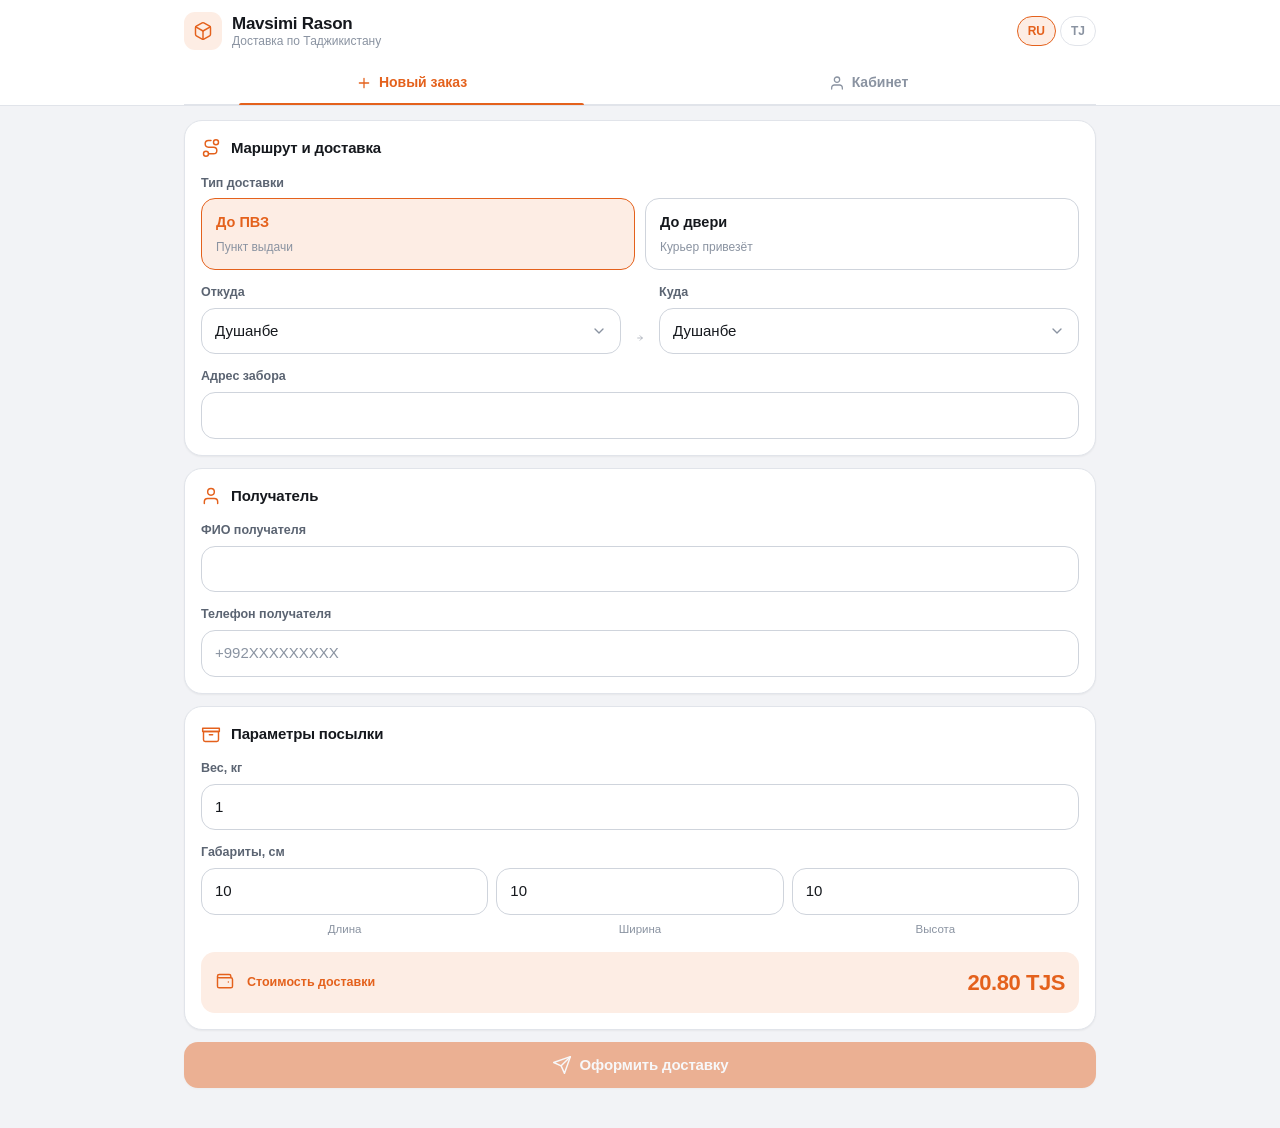
<file: web/client.html>
<!DOCTYPE html>
<html lang="ru">
<head>
<meta charset="UTF-8">
<meta name="viewport" content="width=device-width, initial-scale=1.0, maximum-scale=1.0, user-scalable=no">
<title>Mavsimi Rason</title>
<script src="https://telegram.org/js/telegram-web-app.js"></script>
<link rel="stylesheet" href="theme.css?v=2">
<script>
// Тема: явный выбор Telegram важнее системной; палитра — в theme.css
(function () {
    var d = document.documentElement, s = null;
    try { s = Telegram.WebApp.colorScheme; } catch (e) {}
    if (!s) s = (window.matchMedia && matchMedia('(prefers-color-scheme: dark)').matches) ? 'dark' : 'light';
    d.setAttribute('data-theme', s);
    try { Telegram.WebApp.onEvent('themeChanged', function () {
        d.setAttribute('data-theme', Telegram.WebApp.colorScheme || 'light');
    }); } catch (e) {}
})();
</script>
<style>
    .lang { display: flex; gap: 4px; margin-left: auto; flex: none; }
    .lang button {
        font: inherit; font-size: 12px; font-weight: 650; padding: 5px 10px;
        border-radius: 999px; border: 1px solid var(--border); cursor: pointer;
        background: var(--surface); color: var(--ink-3); transition: all .16s;
    }
    .lang button[aria-pressed="true"] { border-color: var(--accent); background: var(--accent-soft); color: var(--accent); }

    .pane { display: none; padding-top: 14px; }
    .pane.on { display: block; }

    .route { display: grid; grid-template-columns: minmax(0,1fr) auto minmax(0,1fr); gap: 9px; align-items: end; }
    .route .arrow { color: var(--ink-3); padding-bottom: 12px; }
    .dims { display: grid; grid-template-columns: repeat(3, minmax(0, 1fr)); gap: 8px; }
    .dims-hint { display: grid; grid-template-columns: repeat(3, minmax(0, 1fr)); gap: 8px; }
    .dims-hint span { font-size: 11.5px; color: var(--ink-3); text-align: center; }

    .price {
        display: flex; align-items: center; gap: 12px; margin-top: 14px;
        padding: 14px; border-radius: var(--r); background: var(--accent-soft);
    }
    .price .p-label { font-size: 12.5px; font-weight: 600; color: var(--accent); }
    .price .p-value { margin-left: auto; font-size: 22px; font-weight: 700; letter-spacing: -.02em; color: var(--accent); white-space: nowrap; }

    /* ── история заказов ── */
    .swipe { position: relative; overflow: hidden; border-radius: var(--r); margin-bottom: 9px; }
    .swipe .del {
        position: absolute; inset: 0 0 0 auto; width: 76px;
        display: flex; flex-direction: column; align-items: center; justify-content: center; gap: 3px;
        background: var(--bad); color: #fff; border: none; cursor: pointer;
        font: inherit; font-size: 10.5px; font-weight: 650;
    }
    .order {
        position: relative; background: var(--surface); border: 1px solid var(--border);
        border-radius: var(--r); padding: 13px 14px; touch-action: pan-y;
    }
    .order-top { display: flex; align-items: center; gap: 8px; margin-bottom: 9px; }
    .order-id { font-size: 12.5px; font-weight: 650; letter-spacing: .01em; }
    .order-top .badge { margin-left: auto; }
    .order-line { display: flex; align-items: center; gap: 7px; font-size: 13.5px; padding: 3px 0; min-width: 0; }
    .order-line .ic { color: var(--ink-3); }
    .order-line b { font-weight: 650; }
</style>
</head>
<body>
<svg class="sprite" aria-hidden="true" focusable="false"><defs><symbol id="i-package" viewBox="0 0 24 24"><path d="M21 8v8a2 2 0 0 1-1 1.73l-7 4a2 2 0 0 1-2 0l-7-4A2 2 0 0 1 3 16V8a2 2 0 0 1 1-1.73l7-4a2 2 0 0 1 2 0l7 4A2 2 0 0 1 21 8z"/><path d="m3.3 7 8.7 5 8.7-5"/><path d="M12 22V12"/></symbol><symbol id="i-box" viewBox="0 0 24 24"><path d="M3 9h18v10a2 2 0 0 1-2 2H5a2 2 0 0 1-2-2z"/><path d="M2 5h20v4H2z"/><path d="M10 13h4"/></symbol><symbol id="i-truck" viewBox="0 0 24 24"><path d="M14 17V5a1 1 0 0 0-1-1H2a1 1 0 0 0-1 1v11a1 1 0 0 0 1 1h1"/><path d="M14 8h4l3 3v5a1 1 0 0 1-1 1h-1"/><circle cx="6.5" cy="17.5" r="2.5"/><circle cx="17.5" cy="17.5" r="2.5"/><path d="M9 17h6"/></symbol><symbol id="i-user" viewBox="0 0 24 24"><path d="M20 21v-2a4 4 0 0 0-4-4H8a4 4 0 0 0-4 4v2"/><circle cx="12" cy="7" r="4"/></symbol><symbol id="i-users" viewBox="0 0 24 24"><path d="M16 21v-2a4 4 0 0 0-4-4H6a4 4 0 0 0-4 4v2"/><circle cx="9" cy="7" r="4"/><path d="M22 21v-2a4 4 0 0 0-3-3.87"/><path d="M16 3.13a4 4 0 0 1 0 7.75"/></symbol><symbol id="i-phone" viewBox="0 0 24 24"><path d="M22 16.9v3a2 2 0 0 1-2.2 2 19.8 19.8 0 0 1-8.6-3.1 19.5 19.5 0 0 1-6-6A19.8 19.8 0 0 1 2.1 4.2 2 2 0 0 1 4.1 2h3a2 2 0 0 1 2 1.7c.1 1 .4 1.9.7 2.8a2 2 0 0 1-.5 2.1L8.1 9.9a16 16 0 0 0 6 6l1.3-1.3a2 2 0 0 1 2.1-.4c.9.3 1.8.6 2.8.7a2 2 0 0 1 1.7 2z"/></symbol><symbol id="i-pin" viewBox="0 0 24 24"><path d="M20 10c0 6-8 12-8 12s-8-6-8-12a8 8 0 0 1 16 0z"/><circle cx="12" cy="10" r="3"/></symbol><symbol id="i-route" viewBox="0 0 24 24"><circle cx="6" cy="19" r="3"/><circle cx="18" cy="5" r="3"/><path d="M9 19h6a4 4 0 0 0 0-8H9a4 4 0 0 1 0-8h3"/></symbol><symbol id="i-wallet" viewBox="0 0 24 24"><path d="M19 7V5a2 2 0 0 0-2-2H5a2 2 0 0 0 0 4h14a2 2 0 0 1 2 2v8a2 2 0 0 1-2 2H5a2 2 0 0 1-2-2V5"/><path d="M16 12h.01"/></symbol><symbol id="i-chart" viewBox="0 0 24 24"><path d="M3 3v16a2 2 0 0 0 2 2h16"/><path d="M7 15v-3"/><path d="M12 15V8"/><path d="M17 15v-6"/></symbol><symbol id="i-calendar" viewBox="0 0 24 24"><rect x="3" y="4" width="18" height="18" rx="2"/><path d="M16 2v4M8 2v4M3 10h18"/></symbol><symbol id="i-clock" viewBox="0 0 24 24"><circle cx="12" cy="12" r="9"/><path d="M12 7v5l3 2"/></symbol><symbol id="i-check" viewBox="0 0 24 24"><path d="M20 6 9 17l-5-5"/></symbol><symbol id="i-x" viewBox="0 0 24 24"><path d="M18 6 6 18M6 6l12 12"/></symbol><symbol id="i-x-circle" viewBox="0 0 24 24"><circle cx="12" cy="12" r="9"/><path d="m15 9-6 6M9 9l6 6"/></symbol><symbol id="i-alert" viewBox="0 0 24 24"><path d="M10.3 3.9 1.8 18a2 2 0 0 0 1.7 3h17a2 2 0 0 0 1.7-3L13.7 3.9a2 2 0 0 0-3.4 0z"/><path d="M12 9v4M12 17h.01"/></symbol><symbol id="i-info" viewBox="0 0 24 24"><circle cx="12" cy="12" r="9"/><path d="M12 16v-4M12 8h.01"/></symbol><symbol id="i-inbox" viewBox="0 0 24 24"><path d="M22 12h-6l-2 3h-4l-2-3H2"/><path d="M5.5 5.1 2 12v6a2 2 0 0 0 2 2h16a2 2 0 0 0 2-2v-6l-3.5-6.9A2 2 0 0 0 16.8 4H7.2a2 2 0 0 0-1.7 1.1z"/></symbol><symbol id="i-download" viewBox="0 0 24 24"><path d="M21 15v4a2 2 0 0 1-2 2H5a2 2 0 0 1-2-2v-4"/><path d="m7 10 5 5 5-5"/><path d="M12 15V3"/></symbol><symbol id="i-send" viewBox="0 0 24 24"><path d="M22 2 11 13"/><path d="M22 2 15 22l-4-9-9-4z"/></symbol><symbol id="i-edit" viewBox="0 0 24 24"><path d="M11 4H4a2 2 0 0 0-2 2v14a2 2 0 0 0 2 2h14a2 2 0 0 0 2-2v-7"/><path d="M18.5 2.5a2.1 2.1 0 0 1 3 3L12 15l-4 1 1-4z"/></symbol><symbol id="i-trash" viewBox="0 0 24 24"><path d="M3 6h18"/><path d="M19 6l-1 14H6L5 6"/><path d="M10 11v6M14 11v6"/><path d="M9 6V4h6v2"/></symbol><symbol id="i-plus" viewBox="0 0 24 24"><path d="M12 5v14M5 12h14"/></symbol><symbol id="i-list" viewBox="0 0 24 24"><path d="M8 6h13M8 12h13M8 18h13"/><path d="M3 6h.01M3 12h.01M3 18h.01"/></symbol><symbol id="i-settings" viewBox="0 0 24 24"><circle cx="12" cy="12" r="3"/><path d="M19.4 15a1.7 1.7 0 0 0 .3 1.9l.1.1a2 2 0 1 1-2.8 2.8l-.1-.1a1.7 1.7 0 0 0-2.9 1.2V21a2 2 0 1 1-4 0v-.1A1.7 1.7 0 0 0 7 19.4l-.1.1a2 2 0 1 1-2.8-2.8l.1-.1a1.7 1.7 0 0 0-1.2-2.9H3a2 2 0 1 1 0-4h.1A1.7 1.7 0 0 0 4.6 7l-.1-.1a2 2 0 1 1 2.8-2.8l.1.1a1.7 1.7 0 0 0 1.9.3H9a1.7 1.7 0 0 0 1-1.5V3a2 2 0 1 1 4 0v.1a1.7 1.7 0 0 0 2.9 1.2l.1-.1a2 2 0 1 1 2.8 2.8l-.1.1a1.7 1.7 0 0 0-.3 1.9V9a1.7 1.7 0 0 0 1.5 1H21a2 2 0 1 1 0 4h-.1a1.7 1.7 0 0 0-1.5 1z"/></symbol><symbol id="i-sliders" viewBox="0 0 24 24"><path d="M4 21v-7M4 10V3M12 21v-9M12 8V3M20 21v-5M20 12V3"/><path d="M1 14h6M9 8h6M17 16h6"/></symbol><symbol id="i-link" viewBox="0 0 24 24"><path d="M10 13a5 5 0 0 0 7.5.5l3-3a5 5 0 0 0-7-7l-1.7 1.7"/><path d="M14 11a5 5 0 0 0-7.5-.5l-3 3a5 5 0 0 0 7 7L12 19"/></symbol><symbol id="i-external" viewBox="0 0 24 24"><path d="M18 13v6a2 2 0 0 1-2 2H5a2 2 0 0 1-2-2V8a2 2 0 0 1 2-2h6"/><path d="M15 3h6v6"/><path d="M10 14 21 3"/></symbol><symbol id="i-arrow-right" viewBox="0 0 24 24"><path d="M5 12h14"/><path d="m12 5 7 7-7 7"/></symbol><symbol id="i-chevron-left" viewBox="0 0 24 24"><path d="m15 18-6-6 6-6"/></symbol><symbol id="i-chevron-right" viewBox="0 0 24 24"><path d="m9 18 6-6-6-6"/></symbol><symbol id="i-chevron-up" viewBox="0 0 24 24"><path d="m18 15-6-6-6 6"/></symbol></defs></svg>

<header class="topbar">
    <div class="topbar-inner" style="display:block;padding-bottom:0">
        <div class="row" style="padding-bottom:10px">
            <span class="glyph"><svg class="ic"><use href="#i-package"></use></svg></span>
            <div class="spacer">
                <h1>Mavsimi Rason</h1>
                <div class="sub" data-i18n="brand-sub">Доставка по Таджикистану</div>
            </div>
            <div class="lang">
                <button id="lang-ru" aria-pressed="true" onclick="setLang('ru')">RU</button>
                <button id="lang-tj" aria-pressed="false" onclick="setLang('tj')">TJ</button>
            </div>
        </div>
        <nav class="tabs">
            <button id="tab-order-btn" aria-selected="true" onclick="switchTab('order')">
                <svg class="ic ic-sm"><use href="#i-plus"></use></svg><span data-i18n="tab-order">Новый заказ</span>
            </button>
            <button id="tab-profile-btn" aria-selected="false" onclick="switchTab('profile')">
                <svg class="ic ic-sm"><use href="#i-user"></use></svg><span data-i18n="tab-profile">Кабинет</span>
            </button>
        </nav>
    </div>
</header>

<!-- ─── Новый заказ ─── -->
<main id="pane-order" class="pane on container">
    <div class="stack">

        <section class="card">
            <div class="card-head">
                <svg class="ic" style="color:var(--accent)"><use href="#i-route"></use></svg>
                <div class="card-title" data-i18n="sec-route">Маршрут и доставка</div>
            </div>

            <div class="field">
                <span class="label" data-i18n="lbl-dtype">Тип доставки</span>
                <div class="choice">
                    <button type="button" id="dt-pvz" aria-pressed="true" onclick="setDtype('pvz')">
                        <span class="t" data-i18n="dt-pvz-t">До ПВЗ</span>
                        <span class="d" data-i18n="dt-pvz-d">Пункт выдачи</span>
                    </button>
                    <button type="button" id="dt-door" aria-pressed="false" onclick="setDtype('door')">
                        <span class="t" data-i18n="dt-door-t">До двери</span>
                        <span class="d" data-i18n="dt-door-d">Курьер привезёт</span>
                    </button>
                </div>
            </div>

            <div class="field">
                <div class="route">
                    <div class="field">
                        <label class="label" for="city_pickup" data-i18n="lbl-from">Откуда</label>
                        <select class="select" id="city_pickup" onchange="calculatePrice()"></select>
                    </div>
                    <svg class="ic arrow"><use href="#i-arrow-right"></use></svg>
                    <div class="field">
                        <label class="label" for="city_delivery" data-i18n="lbl-to">Куда</label>
                        <select class="select" id="city_delivery" onchange="calculatePrice()"></select>
                    </div>
                </div>
            </div>

            <div class="field">
                <label class="label" for="address_pickup" data-i18n="lbl-addr-from">Адрес забора</label>
                <input class="input" type="text" id="address_pickup" oninput="validateForm()">
                <span class="hint" id="prefill-notice" style="display:none;font-size:12px" data-i18n="prefill">Адрес подставлен из профиля</span>
            </div>

            <div class="field" id="grp-addr-to" style="display:none">
                <label class="label" for="address_delivery" data-i18n="lbl-addr-to">Адрес доставки</label>
                <input class="input" type="text" id="address_delivery" oninput="validateForm()">
            </div>

            <div class="field" id="grp-comment" style="display:none">
                <label class="label" for="driver_comment" data-i18n="lbl-comment">Комментарий курьеру</label>
                <input class="input" type="text" id="driver_comment">
            </div>
        </section>

        <section class="card">
            <div class="card-head">
                <svg class="ic" style="color:var(--accent)"><use href="#i-user"></use></svg>
                <div class="card-title" data-i18n="sec-receiver">Получатель</div>
            </div>
            <div class="field">
                <label class="label" for="r_name" data-i18n="lbl-r-name">ФИО получателя</label>
                <input class="input" type="text" id="r_name" oninput="validateForm()">
            </div>
            <div class="field">
                <label class="label" for="r_phone" data-i18n="lbl-r-phone">Телефон получателя</label>
                <input class="input" type="tel" id="r_phone" placeholder="+992XXXXXXXXX" oninput="validateForm()">
            </div>
        </section>

        <section class="card">
            <div class="card-head">
                <svg class="ic" style="color:var(--accent)"><use href="#i-box"></use></svg>
                <div class="card-title" data-i18n="sec-parcel">Параметры посылки</div>
            </div>
            <div class="field">
                <label class="label" for="weight" data-i18n="lbl-weight">Вес, кг</label>
                <input class="input mono" type="number" id="weight" step="0.1" min="0.1" max="10" value="1" oninput="calculatePrice()">
            </div>
            <div class="field">
                <span class="label" data-i18n="lbl-dims">Габариты, см</span>
                <div class="dims">
                    <input class="input mono" type="number" id="size_l" min="1" max="200" value="10" oninput="calculatePrice()">
                    <input class="input mono" type="number" id="size_w" min="1" max="200" value="10" oninput="calculatePrice()">
                    <input class="input mono" type="number" id="size_h" min="1" max="200" value="10" oninput="calculatePrice()">
                </div>
                <div class="dims-hint">
                    <span data-i18n="dim-l">Длина</span>
                    <span data-i18n="dim-w">Ширина</span>
                    <span data-i18n="dim-h">Высота</span>
                </div>
            </div>

            <div class="note" id="large-warning" style="display:none;margin-top:14px">
                <svg class="ic ic-sm"><use href="#i-alert"></use></svg>
                <span data-i18n="large-warn">Отправление крупногабаритное — оформление только через сайт.</span>
            </div>

            <div class="price" id="price-box">
                <svg class="ic" style="color:var(--accent)"><use href="#i-wallet"></use></svg>
                <span class="p-label" data-i18n="price-label">Стоимость доставки</span>
                <span class="p-value mono" id="price-value">20.80 TJS</span>
            </div>
        </section>

        <button class="btn btn-primary btn-block" id="submit-btn" disabled onclick="requestConfirm()">
            <svg class="ic"><use href="#i-send"></use></svg><span data-i18n="btn-submit">Оформить доставку</span>
        </button>
        <button class="btn btn-outline btn-block" id="large-submit-btn" style="display:none"
                onclick="window.open('https://www.mavsim.com/Home/QuickRequest','_blank')">
            <svg class="ic"><use href="#i-external"></use></svg><span data-i18n="btn-large">Быстрый запрос на сайте</span>
        </button>
    </div>
</main>

<!-- ─── Кабинет ─── -->
<main id="pane-profile" class="pane container">
    <div class="stack">
        <section class="card">
            <div class="card-head">
                <svg class="ic" style="color:var(--accent)"><use href="#i-user"></use></svg>
                <div class="card-title" data-i18n="sec-profile">Мои данные</div>
            </div>
            <div class="kv">
                <span class="k" data-i18n="lbl-phone">Телефон</span>
                <span class="v mono" id="prof-phone">—</span>
            </div>
            <div class="field" style="margin-top:14px">
                <label class="label" for="prof_fio" data-i18n="lbl-prof-fio">Ваше ФИО (имя отправителя)</label>
                <input class="input" type="text" id="prof_fio" placeholder="Введите ФИО">
            </div>
            <div class="field">
                <label class="label" for="prof_address" data-i18n="lbl-prof-addr">Постоянный адрес забора</label>
                <input class="input" type="text" id="prof_address" placeholder="ул. Рудаки, дом 15, кв 4">
            </div>
            <div class="note" id="save-ok" style="display:none;margin-top:13px">
                <svg class="ic ic-sm" style="color:var(--ok)"><use href="#i-check"></use></svg>
                <span data-i18n="save-ok">Данные сохранены, приложение закроется…</span>
            </div>
            <button class="btn btn-primary btn-block" id="btn-save" style="margin-top:14px" onclick="saveProfile()">
                <svg class="ic"><use href="#i-check"></use></svg><span data-i18n="btn-save">Сохранить изменения</span>
            </button>
        </section>

        <section class="card">
            <div class="card-head">
                <svg class="ic" style="color:var(--accent)"><use href="#i-list"></use></svg>
                <div class="card-title" data-i18n="sec-history">История заказов</div>
                <span class="card-note" data-i18n="swipe-hint">Смахните влево, чтобы удалить</span>
            </div>
            <div id="history"></div>
        </section>
    </div>
</main>

<script>
    var tg = (window.Telegram && window.Telegram.WebApp) ? window.Telegram.WebApp : {
        ready: function () {}, expand: function () {}, sendData: function () {}, close: function () {},
        showConfirm: function (m, cb) { cb(confirm(m)); }, initDataUnsafe: {}, initData: ''
    };
    tg.ready(); tg.expand();

    var currentLang = 'ru';
    var verifiedFio = 'Пользователь';
    var verifiedPhone = '+992920000000';
    var dtype = 'pvz';

    var userObj = tg.initDataUnsafe && tg.initDataUnsafe.user;
    if (userObj) {
        verifiedFio = [userObj.first_name, userObj.last_name].filter(Boolean).join(' ') || userObj.username || 'Telegram User';
    }
    var urlParams = new URLSearchParams(window.location.search);
    if (urlParams.get('fio')) verifiedFio = urlParams.get('fio');
    if (urlParams.get('phone')) verifiedPhone = urlParams.get('phone');

    // ── живые статусы заказов из ?d= накатываем на локальную историю ──
    try {
        var raw = urlParams.get('d');
        if (raw) {
            var b64 = raw.replace(/-/g, '+').replace(/_/g, '/');
            var pad = '='.repeat((4 - b64.length % 4) % 4);
            var bytes = Uint8Array.from(atob(b64 + pad), function (c) { return c.charCodeAt(0); });
            var live = JSON.parse(new TextDecoder('utf-8').decode(bytes)).orders || [];
            if (live.length) {
                var byId = {};
                live.forEach(function (o) { byId[o.id] = o.status; });
                var hist = JSON.parse(localStorage.getItem('user_orders') || '[]');
                var changed = false;
                hist.forEach(function (o) {
                    if (byId[o.id] && byId[o.id] !== o.status) { o.status = byId[o.id]; changed = true; }
                });
                if (changed) localStorage.setItem('user_orders', JSON.stringify(hist));
            }
        }
    } catch (e) { console.error('Статусы заказов:', e); }

    function esc(s) {
        var d = document.createElement('div');
        d.appendChild(document.createTextNode(String(s == null ? '' : s)));
        return d.innerHTML;
    }

    var CITIES = ['Душанбе', 'Худжанд', 'Бохтар', 'Хорог', 'РРП', 'Хатлонская область', 'Согдийская область', 'ГБАО'];
    var CITY_SHORT = { 'Хатлонская область': 'Хатлон', 'Согдийская область': 'Согд' };
    ['city_pickup', 'city_delivery'].forEach(function (id) {
        document.getElementById(id).innerHTML = CITIES.map(function (c) {
            return '<option value="' + esc(c) + '">' + esc(CITY_SHORT[c] || c) + '</option>';
        }).join('');
    });

    var T = {
        ru: {
            'brand-sub': 'Доставка по Таджикистану',
            'tab-order': 'Новый заказ', 'tab-profile': 'Кабинет',
            'sec-route': 'Маршрут и доставка',
            'lbl-dtype': 'Тип доставки',
            'dt-pvz-t': 'До ПВЗ', 'dt-pvz-d': 'Пункт выдачи',
            'dt-door-t': 'До двери', 'dt-door-d': 'Курьер привезёт',
            'lbl-from': 'Откуда', 'lbl-to': 'Куда',
            'lbl-addr-from': 'Адрес забора', 'lbl-addr-to': 'Адрес доставки',
            'prefill': 'Адрес подставлен из профиля',
            'lbl-comment': 'Комментарий курьеру',
            'sec-receiver': 'Получатель',
            'lbl-r-name': 'ФИО получателя', 'lbl-r-phone': 'Телефон получателя',
            'sec-parcel': 'Параметры посылки',
            'lbl-weight': 'Вес, кг', 'lbl-dims': 'Габариты, см',
            'dim-l': 'Длина', 'dim-w': 'Ширина', 'dim-h': 'Высота',
            'large-warn': 'Отправление крупногабаритное — оформление только через сайт.',
            'price-label': 'Стоимость доставки',
            'btn-submit': 'Оформить доставку', 'btn-large': 'Быстрый запрос на сайте',
            'sec-profile': 'Мои данные', 'lbl-phone': 'Телефон',
            'lbl-prof-fio': 'Ваше ФИО (имя отправителя)', 'lbl-prof-addr': 'Постоянный адрес забора',
            'save-ok': 'Данные сохранены, приложение закроется…', 'btn-save': 'Сохранить изменения',
            'sec-history': 'История заказов', 'swipe-hint': 'Смахните влево, чтобы удалить',
            'empty-history': 'У вас пока нет оформленных заказов',
            'del': 'Удалить', 'to-door': 'До двери', 'to-pvz': 'ПВЗ',
            'fio-required': 'Пожалуйста, введите ФИО',
            'confirm': 'Подтвердите заказ:',
            'st-NEW': 'Новый', 'st-READY_FOR_DRIVERS': 'Ищем курьера', 'st-TAKEN': 'Курьер принял',
            'st-IN_TRANSIT': 'В пути', 'st-DELIVERED': 'Доставлен', 'st-CANCELLED': 'Отменён'
        },
        tj: {
            'brand-sub': 'Расонидан дар Тоҷикистон',
            'tab-order': 'Дархости нав', 'tab-profile': 'Кабинет',
            'sec-route': 'Хатсайр ва расонидан',
            'lbl-dtype': 'Намуди расонидан',
            'dt-pvz-t': 'Ба ПВЗ', 'dt-pvz-d': 'Нуқтаи додан',
            'dt-door-t': 'То дар', 'dt-door-d': 'Курьер меорад',
            'lbl-from': 'Аз куҷо', 'lbl-to': 'Ба куҷо',
            'lbl-addr-from': 'Суроғаи гирифтан', 'lbl-addr-to': 'Суроғаи расонидан',
            'prefill': 'Суроға аз профил гузошта шуд',
            'lbl-comment': 'Шарҳ барои курьер',
            'sec-receiver': 'Қабулкунанда',
            'lbl-r-name': 'Ному насаби қабулкунанда', 'lbl-r-phone': 'Телефони қабулкунанда',
            'sec-parcel': 'Хусусиятҳои бор',
            'lbl-weight': 'Вазн, кг', 'lbl-dims': 'Андозаҳо, см',
            'dim-l': 'Дарозӣ', 'dim-w': 'Паҳнӣ', 'dim-h': 'Баландӣ',
            'large-warn': 'Бори калонҳаҷм — танҳо тавассути сайт.',
            'price-label': 'Нархи расонидан',
            'btn-submit': 'Ороиши дархост', 'btn-large': 'Дархости фаврӣ дар сайт',
            'sec-profile': 'Маълумоти ман', 'lbl-phone': 'Телефон',
            'lbl-prof-fio': 'Ному Насаби шумо', 'lbl-prof-addr': 'Суроғаи доимии гирифтан',
            'save-ok': 'Захира шуд, барнома мебандад…', 'btn-save': 'Захира кардан',
            'sec-history': 'Таърихи дархостҳо', 'swipe-hint': 'Барои нест кардан чап кашед',
            'empty-history': 'Шумо то ҳол дархост надодаед',
            'del': 'Нест', 'to-door': 'То дар', 'to-pvz': 'ПВЗ',
            'fio-required': 'Лутфан, Ному Насабро ворид кунед',
            'confirm': 'Дархостро тасдиқ кунед:',
            'st-NEW': 'Нав', 'st-READY_FOR_DRIVERS': 'Ҷустуҷӯи курьер', 'st-TAKEN': 'Курьер қабул кард',
            'st-IN_TRANSIT': 'Дар роҳ', 'st-DELIVERED': 'Расонида шуд', 'st-CANCELLED': 'Бекор шуд'
        }
    };
    function t(key) { return (T[currentLang] && T[currentLang][key]) || T.ru[key] || key; }

    function setLang(lang, persist) {
        currentLang = (lang === 'tj') ? 'tj' : 'ru';
        document.getElementById('lang-ru').setAttribute('aria-pressed', String(currentLang === 'ru'));
        document.getElementById('lang-tj').setAttribute('aria-pressed', String(currentLang === 'tj'));
        document.querySelectorAll('[data-i18n]').forEach(function (el) {
            var v = t(el.dataset.i18n);
            if (v) el.textContent = v;
        });
        calculatePrice();
        if (document.getElementById('pane-profile').classList.contains('on')) renderHistory();
        if (persist !== false) localStorage.setItem('lang', currentLang);
    }

    function switchTab(name) {
        var isOrder = name === 'order';
        document.getElementById('pane-order').classList.toggle('on', isOrder);
        document.getElementById('pane-profile').classList.toggle('on', !isOrder);
        document.getElementById('tab-order-btn').setAttribute('aria-selected', String(isOrder));
        document.getElementById('tab-profile-btn').setAttribute('aria-selected', String(!isOrder));
        if (!isOrder) renderHistory();
        window.scrollTo(0, 0);
    }

    function setDtype(v) {
        dtype = v;
        document.getElementById('dt-pvz').setAttribute('aria-pressed', String(v === 'pvz'));
        document.getElementById('dt-door').setAttribute('aria-pressed', String(v === 'door'));
        document.getElementById('grp-addr-to').style.display = v === 'door' ? '' : 'none';
        document.getElementById('grp-comment').style.display = v === 'door' ? '' : 'none';
        calculatePrice();
    }

    function initProfile() {
        document.getElementById('prof-phone').textContent = verifiedPhone || '—';
        document.getElementById('prof_fio').value = verifiedFio || '';
        var addr = localStorage.getItem('prof_address') || '';
        document.getElementById('prof_address').value = addr;
        if (addr) {
            document.getElementById('address_pickup').value = addr;
            document.getElementById('prefill-notice').style.display = '';
        }
    }

    function saveProfile() {
        var fio = document.getElementById('prof_fio').value.trim();
        var addr = document.getElementById('prof_address').value.trim();
        if (!fio) { alert(t('fio-required')); return; }
        verifiedFio = fio;
        localStorage.setItem('prof_address', addr);
        document.getElementById('save-ok').style.display = '';
        document.getElementById('btn-save').disabled = true;
        setTimeout(function () {
            tg.sendData(JSON.stringify({ action: 'update_profile', fio: fio, address: addr, lang: currentLang }));
            tg.close();
        }, 1200);
    }

    function getZone(city) {
        if (['Душанбе', 'Худжанд', 'Бохтар'].indexOf(city) !== -1) return 1;
        if (['Хорог', 'РРП', 'Хатлонская область'].indexOf(city) !== -1) return 2;
        return 3;
    }

    function calculatePrice() {
        var w = parseFloat(document.getElementById('weight').value) || 0;
        var l = parseInt(document.getElementById('size_l').value, 10) || 0;
        var sw = parseInt(document.getElementById('size_w').value, 10) || 0;
        var h = parseInt(document.getElementById('size_h').value, 10) || 0;
        var isLarge = w > 10 || Math.max(l, sw, h) > 35 || (l + sw + h) > 65;

        document.getElementById('large-warning').style.display = isLarge ? '' : 'none';
        document.getElementById('price-box').style.display = isLarge ? 'none' : '';
        document.getElementById('submit-btn').style.display = isLarge ? 'none' : '';
        document.getElementById('large-submit-btn').style.display = isLarge ? '' : 'none';
        if (isLarge) return { isLarge: true };

        var zone = String(Math.max(
            getZone(document.getElementById('city_pickup').value),
            getZone(document.getElementById('city_delivery').value)
        ));
        var tarifs = {
            '1': { pvz: 20.80, door: 31.20 },
            '2': { pvz: 27.30, door: 35.10 },
            '3': { pvz: 31.20, door: 37.70 }
        };
        var price = tarifs[zone][dtype];
        document.getElementById('price-value').textContent = price.toFixed(2) + ' TJS';
        validateForm();
        return { isLarge: false, price: price };
    }

    function validateForm() {
        var addrFrom = document.getElementById('address_pickup').value.trim();
        var rName = document.getElementById('r_name').value.trim();
        var rPhone = document.getElementById('r_phone').value.trim();
        var addrTo = document.getElementById('address_delivery').value.trim();
        var w = parseFloat(document.getElementById('weight').value) || 0;
        var l = parseInt(document.getElementById('size_l').value, 10) || 0;
        var sw = parseInt(document.getElementById('size_w').value, 10) || 0;
        var h = parseInt(document.getElementById('size_h').value, 10) || 0;

        var valid = !!(addrFrom && rName && rPhone && w > 0 && l > 0 && sw > 0 && h > 0);
        if (dtype === 'door' && !addrTo) valid = false;
        document.getElementById('submit-btn').disabled = !valid;
    }

    function requestConfirm() {
        var res = calculatePrice();
        if (res.isLarge) return;
        var from = document.getElementById('city_pickup').value;
        var to = document.getElementById('city_delivery').value;
        var rName = document.getElementById('r_name').value;
        tg.showConfirm(t('confirm') + '\n' + from + ' → ' + to + '\n' + rName, function (ok) {
            if (ok) sendDataToBot(res);
        });
    }

    function sendDataToBot(res) {
        var now = new Date();
        var dd = String(now.getDate()).padStart(2, '0');
        var mm = String(now.getMonth() + 1).padStart(2, '0');
        // Тот же формат ID, что и на сервере (Z-ддмм-XXXX): передаём его боту,
        // чтобы карточка в локальной истории совпала с реальным ID заказа.
        var AL = 'ABCDEFGHIJKLMNOPQRSTUVWXYZ0123456789', suffix = '';
        for (var i = 0; i < 4; i++) suffix += AL[Math.floor(Math.random() * AL.length)];
        var localId = 'Z-' + dd + mm + '-' + suffix;
        var dateStr = dd + '.' + mm + '.' + now.getFullYear() + ' ' +
            String(now.getHours()).padStart(2, '0') + ':' + String(now.getMinutes()).padStart(2, '0');

        var data = {
            lang: currentLang,
            order_id: localId,
            s_name: verifiedFio, s_phone: verifiedPhone,
            city_pickup: document.getElementById('city_pickup').value,
            address_pickup: document.getElementById('address_pickup').value,
            city_delivery: document.getElementById('city_delivery').value,
            delivery_type: dtype,
            address_delivery: dtype === 'door' ? document.getElementById('address_delivery').value : 'ПВЗ',
            driver_comment: dtype === 'door' ? document.getElementById('driver_comment').value : 'Нет',
            r_name: document.getElementById('r_name').value,
            r_phone: document.getElementById('r_phone').value,
            weight: document.getElementById('weight').value,
            sizes: document.getElementById('size_l').value + 'x' +
                   document.getElementById('size_w').value + 'x' +
                   document.getElementById('size_h').value,
            price: res.price.toFixed(2)
        };

        var hist = JSON.parse(localStorage.getItem('user_orders') || '[]');
        hist.push({
            id: localId, timestamp: Date.now(), date_str: dateStr, status: 'NEW',
            city_pickup: data.city_pickup, city_delivery: data.city_delivery,
            type: dtype, r_name: data.r_name, price: data.price
        });
        localStorage.setItem('user_orders', JSON.stringify(hist));

        tg.sendData(JSON.stringify(data));
        tg.close();
    }

    var STATUS_TONE = {
        NEW: 'badge', READY_FOR_DRIVERS: 'badge badge-warn', TAKEN: 'badge badge-info',
        IN_TRANSIT: 'badge badge-violet', DELIVERED: 'badge badge-ok', CANCELLED: 'badge badge-bad'
    };

    function renderHistory() {
        var box = document.getElementById('history');
        var orders = JSON.parse(localStorage.getItem('user_orders') || '[]');
        if (!orders.length) {
            box.innerHTML = '<div class="empty"><svg class="ic"><use href="#i-inbox"></use></svg>' +
                '<div>' + esc(t('empty-history')) + '</div></div>';
            return;
        }
        orders.sort(function (a, b) { return b.timestamp - a.timestamp; });
        box.innerHTML = orders.map(function (o) {
            var st = o.status || 'NEW';
            return '<div class="swipe">' +
                '<button class="del" data-del="' + esc(o.id) + '">' +
                    '<svg class="ic ic-sm"><use href="#i-trash"></use></svg>' + esc(t('del')) + '</button>' +
                '<div class="order" id="card-' + esc(o.id) + '">' +
                    '<div class="order-top">' +
                        '<span class="order-id mono">' + esc(o.id) + '</span>' +
                        '<span class="' + (STATUS_TONE[st] || 'badge') + '"><i class="dot"></i>' + esc(t('st-' + st)) + '</span>' +
                    '</div>' +
                    '<div class="order-line"><svg class="ic ic-sm"><use href="#i-calendar"></use></svg>' +
                        '<span class="muted mono">' + esc(o.date_str) + '</span></div>' +
                    '<div class="order-line"><svg class="ic ic-sm"><use href="#i-pin"></use></svg>' +
                        '<span class="truncate"><b>' + esc(o.city_pickup) + '</b> → <b>' + esc(o.city_delivery) + '</b></span>' +
                        '<span class="hint" style="flex:none">· ' + esc(o.type === 'pvz' ? t('to-pvz') : t('to-door')) + '</span></div>' +
                    '<div class="order-line"><svg class="ic ic-sm"><use href="#i-user"></use></svg>' +
                        '<span class="truncate">' + esc(o.r_name) + '</span></div>' +
                '</div></div>';
        }).join('');

        box.querySelectorAll('[data-del]').forEach(function (btn) {
            btn.addEventListener('click', function () { confirmDelete(btn.dataset.del); });
        });
        orders.forEach(function (o) { bindSwipe(o.id); });
    }

    function bindSwipe(orderId) {
        var card = document.getElementById('card-' + orderId);
        if (!card) return;
        var dragging = false, startX = 0, curX = 0, baseX = 0;
        var SNAP = 76;

        function start(x) { dragging = true; startX = x; card.style.transition = 'none'; }
        function move(x) {
            if (!dragging) return;
            curX = Math.min(0, Math.max(-SNAP, baseX + (x - startX)));
            card.style.transform = 'translateX(' + curX + 'px)';
        }
        function end() {
            if (!dragging) return;
            dragging = false;
            card.style.transition = 'transform .2s ease-out';
            baseX = curX < -(SNAP / 2) ? -SNAP : 0;
            card.style.transform = 'translateX(' + baseX + 'px)';
        }

        card.addEventListener('touchstart', function (e) { start(e.touches[0].clientX); }, { passive: true });
        card.addEventListener('touchmove', function (e) { move(e.touches[0].clientX); }, { passive: true });
        card.addEventListener('touchend', end, { passive: true });
        card.addEventListener('mousedown', function (e) {
            start(e.clientX);
            var onMove = function (m) { move(m.clientX); };
            var onUp = function () {
                end();
                window.removeEventListener('mousemove', onMove);
                window.removeEventListener('mouseup', onUp);
            };
            window.addEventListener('mousemove', onMove);
            window.addEventListener('mouseup', onUp);
        });
    }

    function confirmDelete(orderId) {
        tg.showConfirm(t('del') + ' ' + orderId + '?', function (ok) {
            if (ok) {
                var orders = JSON.parse(localStorage.getItem('user_orders') || '[]')
                    .filter(function (o) { return o.id !== orderId; });
                localStorage.setItem('user_orders', JSON.stringify(orders));
                renderHistory();
            } else {
                var c = document.getElementById('card-' + orderId);
                if (c) { c.style.transition = 'transform .2s ease-out'; c.style.transform = 'translateX(0)'; }
            }
        });
    }

    initProfile();
    setDtype('pvz');
    setLang(localStorage.getItem('lang') || 'ru', false);
</script>
</body>
</html>
</file>
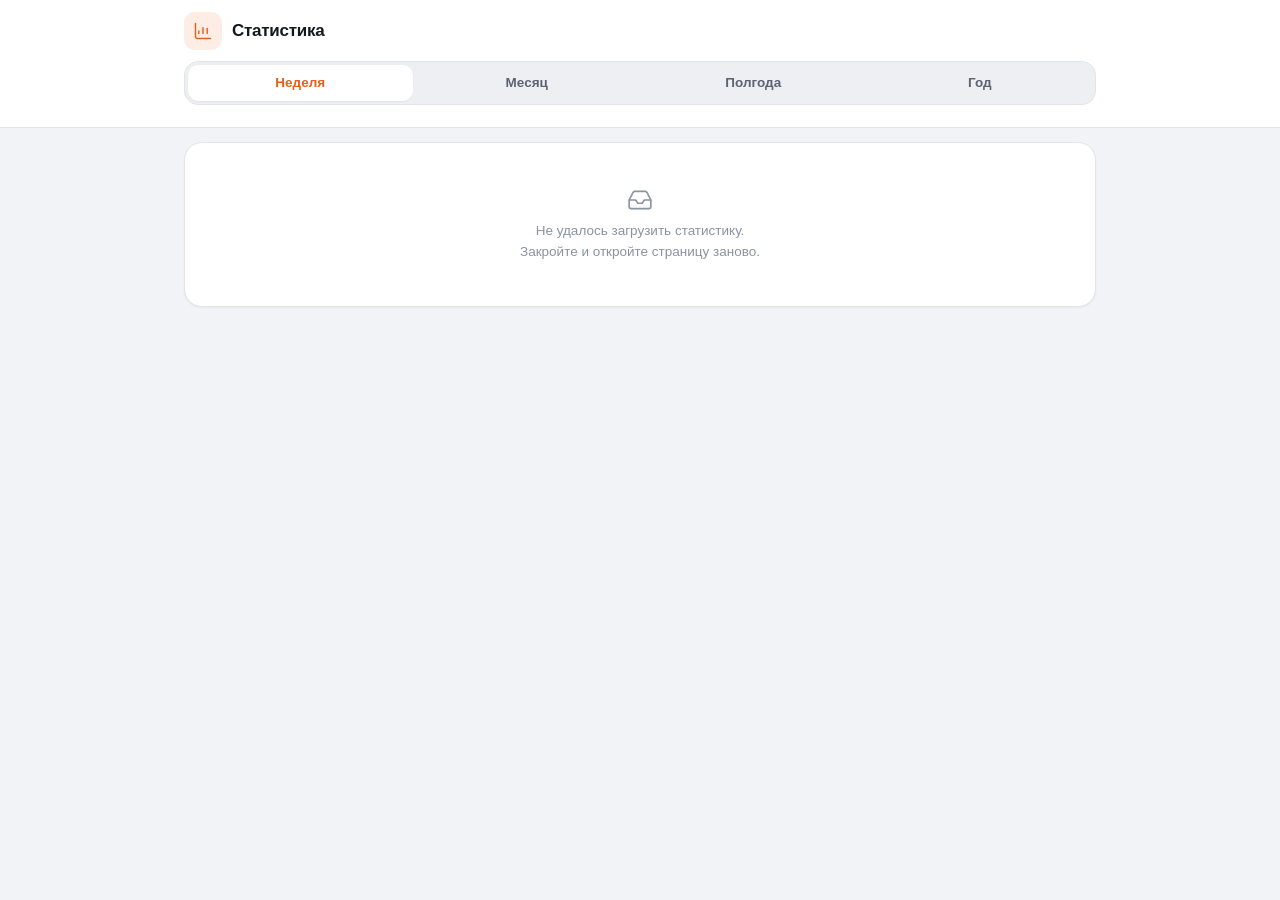
<file: web/dashboard.html>
<!DOCTYPE html>
<html lang="ru">
<head>
<meta charset="UTF-8">
<meta name="viewport" content="width=device-width, initial-scale=1.0, maximum-scale=1.0, user-scalable=no">
<title>Статистика</title>
<script src="https://telegram.org/js/telegram-web-app.js"></script>
<link rel="stylesheet" href="theme.css?v=2">
<script>
// Тема: явный выбор Telegram важнее системной; палитра — в theme.css
(function () {
    var d = document.documentElement, s = null;
    try { s = Telegram.WebApp.colorScheme; } catch (e) {}
    if (!s) s = (window.matchMedia && matchMedia('(prefers-color-scheme: dark)').matches) ? 'dark' : 'light';
    d.setAttribute('data-theme', s);
    try { Telegram.WebApp.onEvent('themeChanged', function () {
        d.setAttribute('data-theme', Telegram.WebApp.colorScheme || 'light');
    }); } catch (e) {}
})();
</script>
<style>
    .head-wrap { padding-bottom: 10px; }
    .head-wrap .seg { margin-top: 11px; }

    /* ── график ── */
    .chart { display: flex; gap: 4px; height: 178px; }
    /* Каждый столбец — своя сетка из трёх строк: число / полоса / подпись.
       Так подпись физически не может наехать на число или на соседний столбец. */
    .chart .c-col {
        flex: 1 1 0; min-width: 0;
        display: grid; grid-template-rows: 14px 1fr 16px;
    }
    .chart .c-val {
        grid-row: 1; font-size: 10px; font-weight: 700; color: var(--ink-2);
        text-align: center; line-height: 14px; white-space: nowrap; overflow: hidden;
    }
    .chart .c-track { grid-row: 2; min-height: 0; display: flex; align-items: flex-end; }
    .chart .c-bar {
        width: 100%; min-height: 3px; border-radius: 5px 5px 3px 3px;
        background: var(--accent); opacity: .88;
        transition: height .45s cubic-bezier(.2,.7,.2,1), opacity .18s;
        cursor: pointer;
    }
    .chart .c-lbl {
        grid-row: 3; font-size: 10px; color: var(--ink-3);
        text-align: center; line-height: 16px; white-space: nowrap; overflow: hidden;
    }
    .chart .c-col.sel .c-bar { opacity: 1; }
    .chart .c-col.dim .c-bar { opacity: .3; }
    .readout {
        font-size: 13px; color: var(--ink-2); margin-bottom: 12px;
        min-height: 20px; display: flex; flex-wrap: wrap; gap: 4px 10px;
    }
    .readout b { color: var(--ink); font-weight: 650; }

    /* ── статусы: горизонтальная лента вместо кольца ── */
    .sbar { display: flex; height: 10px; border-radius: 5px; overflow: hidden; background: var(--surface-2); }
    .sbar i { display: block; height: 100%; }
    .slegend { display: flex; flex-direction: column; margin-top: 12px; }
    .sleg-row {
        display: flex; align-items: center; gap: 9px; padding: 8px 0;
        border-top: 1px solid var(--border); font-size: 13.5px; min-width: 0;
    }
    .sleg-row:first-child { border-top: none; }
    .sleg-row .sw { width: 9px; height: 9px; border-radius: 3px; flex: none; }
    .sleg-row .n { min-width: 0; overflow: hidden; text-overflow: ellipsis; white-space: nowrap; }
    .sleg-row .v { margin-left: auto; font-weight: 650; white-space: nowrap; }
    .sleg-row .p { color: var(--ink-3); font-size: 12.5px; width: 42px; text-align: right; flex: none; }

    /* minmax(0, 1fr), а не 1fr: иначе grid-элемент не может стать уже своего
       контента и карточка вылезает за экран (её обрезает overflow-x на body). */
    .two { display: grid; grid-template-columns: minmax(0, 1fr); gap: 12px; }
    @media (min-width: 720px) { .two { grid-template-columns: repeat(2, minmax(0, 1fr)); } }

    .cour-rev { font-size: 13px; font-weight: 650; white-space: nowrap; flex: none; }
    .cour-bar { width: 56px; flex: none; }
    @media (max-width: 380px) { .cour-bar { display: none; } }
</style>
</head>
<body>
<svg class="sprite" aria-hidden="true" focusable="false"><defs><symbol id="i-package" viewBox="0 0 24 24"><path d="M21 8v8a2 2 0 0 1-1 1.73l-7 4a2 2 0 0 1-2 0l-7-4A2 2 0 0 1 3 16V8a2 2 0 0 1 1-1.73l7-4a2 2 0 0 1 2 0l7 4A2 2 0 0 1 21 8z"/><path d="m3.3 7 8.7 5 8.7-5"/><path d="M12 22V12"/></symbol><symbol id="i-box" viewBox="0 0 24 24"><path d="M3 9h18v10a2 2 0 0 1-2 2H5a2 2 0 0 1-2-2z"/><path d="M2 5h20v4H2z"/><path d="M10 13h4"/></symbol><symbol id="i-truck" viewBox="0 0 24 24"><path d="M14 17V5a1 1 0 0 0-1-1H2a1 1 0 0 0-1 1v11a1 1 0 0 0 1 1h1"/><path d="M14 8h4l3 3v5a1 1 0 0 1-1 1h-1"/><circle cx="6.5" cy="17.5" r="2.5"/><circle cx="17.5" cy="17.5" r="2.5"/><path d="M9 17h6"/></symbol><symbol id="i-user" viewBox="0 0 24 24"><path d="M20 21v-2a4 4 0 0 0-4-4H8a4 4 0 0 0-4 4v2"/><circle cx="12" cy="7" r="4"/></symbol><symbol id="i-users" viewBox="0 0 24 24"><path d="M16 21v-2a4 4 0 0 0-4-4H6a4 4 0 0 0-4 4v2"/><circle cx="9" cy="7" r="4"/><path d="M22 21v-2a4 4 0 0 0-3-3.87"/><path d="M16 3.13a4 4 0 0 1 0 7.75"/></symbol><symbol id="i-phone" viewBox="0 0 24 24"><path d="M22 16.9v3a2 2 0 0 1-2.2 2 19.8 19.8 0 0 1-8.6-3.1 19.5 19.5 0 0 1-6-6A19.8 19.8 0 0 1 2.1 4.2 2 2 0 0 1 4.1 2h3a2 2 0 0 1 2 1.7c.1 1 .4 1.9.7 2.8a2 2 0 0 1-.5 2.1L8.1 9.9a16 16 0 0 0 6 6l1.3-1.3a2 2 0 0 1 2.1-.4c.9.3 1.8.6 2.8.7a2 2 0 0 1 1.7 2z"/></symbol><symbol id="i-pin" viewBox="0 0 24 24"><path d="M20 10c0 6-8 12-8 12s-8-6-8-12a8 8 0 0 1 16 0z"/><circle cx="12" cy="10" r="3"/></symbol><symbol id="i-route" viewBox="0 0 24 24"><circle cx="6" cy="19" r="3"/><circle cx="18" cy="5" r="3"/><path d="M9 19h6a4 4 0 0 0 0-8H9a4 4 0 0 1 0-8h3"/></symbol><symbol id="i-wallet" viewBox="0 0 24 24"><path d="M19 7V5a2 2 0 0 0-2-2H5a2 2 0 0 0 0 4h14a2 2 0 0 1 2 2v8a2 2 0 0 1-2 2H5a2 2 0 0 1-2-2V5"/><path d="M16 12h.01"/></symbol><symbol id="i-chart" viewBox="0 0 24 24"><path d="M3 3v16a2 2 0 0 0 2 2h16"/><path d="M7 15v-3"/><path d="M12 15V8"/><path d="M17 15v-6"/></symbol><symbol id="i-calendar" viewBox="0 0 24 24"><rect x="3" y="4" width="18" height="18" rx="2"/><path d="M16 2v4M8 2v4M3 10h18"/></symbol><symbol id="i-clock" viewBox="0 0 24 24"><circle cx="12" cy="12" r="9"/><path d="M12 7v5l3 2"/></symbol><symbol id="i-check" viewBox="0 0 24 24"><path d="M20 6 9 17l-5-5"/></symbol><symbol id="i-x" viewBox="0 0 24 24"><path d="M18 6 6 18M6 6l12 12"/></symbol><symbol id="i-x-circle" viewBox="0 0 24 24"><circle cx="12" cy="12" r="9"/><path d="m15 9-6 6M9 9l6 6"/></symbol><symbol id="i-alert" viewBox="0 0 24 24"><path d="M10.3 3.9 1.8 18a2 2 0 0 0 1.7 3h17a2 2 0 0 0 1.7-3L13.7 3.9a2 2 0 0 0-3.4 0z"/><path d="M12 9v4M12 17h.01"/></symbol><symbol id="i-info" viewBox="0 0 24 24"><circle cx="12" cy="12" r="9"/><path d="M12 16v-4M12 8h.01"/></symbol><symbol id="i-inbox" viewBox="0 0 24 24"><path d="M22 12h-6l-2 3h-4l-2-3H2"/><path d="M5.5 5.1 2 12v6a2 2 0 0 0 2 2h16a2 2 0 0 0 2-2v-6l-3.5-6.9A2 2 0 0 0 16.8 4H7.2a2 2 0 0 0-1.7 1.1z"/></symbol><symbol id="i-download" viewBox="0 0 24 24"><path d="M21 15v4a2 2 0 0 1-2 2H5a2 2 0 0 1-2-2v-4"/><path d="m7 10 5 5 5-5"/><path d="M12 15V3"/></symbol><symbol id="i-send" viewBox="0 0 24 24"><path d="M22 2 11 13"/><path d="M22 2 15 22l-4-9-9-4z"/></symbol><symbol id="i-edit" viewBox="0 0 24 24"><path d="M11 4H4a2 2 0 0 0-2 2v14a2 2 0 0 0 2 2h14a2 2 0 0 0 2-2v-7"/><path d="M18.5 2.5a2.1 2.1 0 0 1 3 3L12 15l-4 1 1-4z"/></symbol><symbol id="i-trash" viewBox="0 0 24 24"><path d="M3 6h18"/><path d="M19 6l-1 14H6L5 6"/><path d="M10 11v6M14 11v6"/><path d="M9 6V4h6v2"/></symbol><symbol id="i-plus" viewBox="0 0 24 24"><path d="M12 5v14M5 12h14"/></symbol><symbol id="i-list" viewBox="0 0 24 24"><path d="M8 6h13M8 12h13M8 18h13"/><path d="M3 6h.01M3 12h.01M3 18h.01"/></symbol><symbol id="i-settings" viewBox="0 0 24 24"><circle cx="12" cy="12" r="3"/><path d="M19.4 15a1.7 1.7 0 0 0 .3 1.9l.1.1a2 2 0 1 1-2.8 2.8l-.1-.1a1.7 1.7 0 0 0-2.9 1.2V21a2 2 0 1 1-4 0v-.1A1.7 1.7 0 0 0 7 19.4l-.1.1a2 2 0 1 1-2.8-2.8l.1-.1a1.7 1.7 0 0 0-1.2-2.9H3a2 2 0 1 1 0-4h.1A1.7 1.7 0 0 0 4.6 7l-.1-.1a2 2 0 1 1 2.8-2.8l.1.1a1.7 1.7 0 0 0 1.9.3H9a1.7 1.7 0 0 0 1-1.5V3a2 2 0 1 1 4 0v.1a1.7 1.7 0 0 0 2.9 1.2l.1-.1a2 2 0 1 1 2.8 2.8l-.1.1a1.7 1.7 0 0 0-.3 1.9V9a1.7 1.7 0 0 0 1.5 1H21a2 2 0 1 1 0 4h-.1a1.7 1.7 0 0 0-1.5 1z"/></symbol><symbol id="i-sliders" viewBox="0 0 24 24"><path d="M4 21v-7M4 10V3M12 21v-9M12 8V3M20 21v-5M20 12V3"/><path d="M1 14h6M9 8h6M17 16h6"/></symbol><symbol id="i-link" viewBox="0 0 24 24"><path d="M10 13a5 5 0 0 0 7.5.5l3-3a5 5 0 0 0-7-7l-1.7 1.7"/><path d="M14 11a5 5 0 0 0-7.5-.5l-3 3a5 5 0 0 0 7 7L12 19"/></symbol><symbol id="i-external" viewBox="0 0 24 24"><path d="M18 13v6a2 2 0 0 1-2 2H5a2 2 0 0 1-2-2V8a2 2 0 0 1 2-2h6"/><path d="M15 3h6v6"/><path d="M10 14 21 3"/></symbol><symbol id="i-arrow-right" viewBox="0 0 24 24"><path d="M5 12h14"/><path d="m12 5 7 7-7 7"/></symbol><symbol id="i-chevron-left" viewBox="0 0 24 24"><path d="m15 18-6-6 6-6"/></symbol><symbol id="i-chevron-right" viewBox="0 0 24 24"><path d="m9 18 6-6-6-6"/></symbol><symbol id="i-chevron-up" viewBox="0 0 24 24"><path d="m18 15-6-6-6 6"/></symbol></defs></svg>

<header class="topbar">
    <div class="topbar-inner" style="display:block">
        <div class="row">
            <span class="glyph"><svg class="ic"><use href="#i-chart"></use></svg></span>
            <div class="spacer">
                <h1>Статистика</h1>
                <div class="sub" id="updated"></div>
            </div>
        </div>
        <div class="head-wrap">
            <div class="seg" id="seg" role="tablist" aria-label="Период">
                <button role="tab" data-p="week"  aria-pressed="true">Неделя</button>
                <button role="tab" data-p="month" aria-pressed="false">Месяц</button>
                <button role="tab" data-p="half"  aria-pressed="false">Полгода</button>
                <button role="tab" data-p="year"  aria-pressed="false">Год</button>
            </div>
        </div>
    </div>
</header>

<main class="container" style="padding-top:14px">
    <div class="stack" id="content"></div>
</main>

<script>
    try { Telegram.WebApp.ready(); Telegram.WebApp.expand(); } catch (e) {}

    // ── декод ?d= ──
    var DATA = null;
    try {
        var raw = new URLSearchParams(location.search).get('d');
        if (raw) {
            var b64 = raw.replace(/-/g, '+').replace(/_/g, '/');
            var pad = '='.repeat((4 - b64.length % 4) % 4);
            var bytes = Uint8Array.from(atob(b64 + pad), function (c) { return c.charCodeAt(0); });
            DATA = JSON.parse(new TextDecoder('utf-8').decode(bytes));
        }
    } catch (e) { console.error(e); }

    var STATUS_COLOR = {
        NEW: 'var(--s-new)', READY_FOR_DRIVERS: 'var(--s-ready)', TAKEN: 'var(--s-taken)',
        IN_TRANSIT: 'var(--s-transit)', DELIVERED: 'var(--s-delivered)', CANCELLED: 'var(--s-cancel)'
    };
    function esc(s) {
        return String(s == null ? '' : s).replace(/[&<>"]/g, function (c) {
            return { '&': '&amp;', '<': '&lt;', '>': '&gt;', '"': '&quot;' }[c];
        });
    }
    function fmt(n) { return Number(n || 0).toLocaleString('ru-RU'); }
    function icon(name, cls) { return '<svg class="ic ' + (cls || '') + '"><use href="#i-' + name + '"></use></svg>'; }

    var content = document.getElementById('content');
    var updatedEl = document.getElementById('updated');
    var seg = document.getElementById('seg');
    var state = { period: 'week', chartMode: 'count' };

    if (!DATA || !DATA.periods) {
        content.innerHTML = '<div class="card"><div class="empty">' + icon('inbox') +
            '<div>Не удалось загрузить статистику.<br>Закройте и откройте страницу заново.</div></div></div>';
    } else {
        updatedEl.textContent = 'обновлено ' + (DATA.generated_at || '—');
        render();
        seg.querySelectorAll('button').forEach(function (b) {
            b.addEventListener('click', function () {
                if (state.period === b.dataset.p) return;
                state.period = b.dataset.p;
                seg.querySelectorAll('button').forEach(function (x) {
                    x.setAttribute('aria-pressed', x === b ? 'true' : 'false');
                });
                render();
            });
        });
    }

    function animateVal(el, target, decimals) {
        var reduce = matchMedia('(prefers-reduced-motion: reduce)').matches;
        var out = function (v) { el.textContent = fmt(decimals ? Math.round(v * 10) / 10 : Math.round(v)); };
        if (reduce) { out(target); return; }
        var start = performance.now(), dur = 520;
        requestAnimationFrame(function step(t) {
            // rAF отдаёт время НАЧАЛА кадра — оно бывает раньше start, и тогда
            // k < 0 давал отрицательный множитель: на первом кадре мелькали
            // «-2 686 сом.» вместо нуля. Отсюда обязательный Math.max(0, …).
            var k = Math.max(0, Math.min(1, (t - start) / dur));
            out(target * (1 - Math.pow(1 - k, 3)));
            if (k < 1) requestAnimationFrame(step);
        });
    }

    function render() {
        var p = DATA.periods[state.period];
        var now = DATA.now || {};
        var ov = p.overview || {};

        var next = document.createElement('div');
        next.className = 'stack fade-in';

        // ── главный показатель ──
        var head = document.createElement('section');
        head.className = 'headline';
        head.innerHTML =
            '<div class="label">Выручка · ' + esc(p.label) + '</div>' +
            '<div class="value mono"><span id="revBig">0</span><span class="unit">сом.</span></div>' +
            '<div class="facts">' +
                '<div>Средний чек<b class="mono">' + fmt(ov.avg_check) + ' сом.</b></div>' +
                '<div>Доставлено<b class="mono">' + fmt(ov.delivered) + '</b></div>' +
                '<div>Всего заказов<b class="mono">' + fmt(ov.orders) + '</b></div>' +
            '</div>';
        next.appendChild(head);

        // ── показатели ──
        var stats = document.createElement('div');
        stats.className = 'stat-grid stat-grid-3 stat-grid-5';
        stats.innerHTML =
            stat('package', 'Заказов', ov.orders) +
            stat('check', 'Доставлено', ov.delivered) +
            stat('x-circle', 'Отменено', ov.cancelled) +
            stat('clock', 'В работе', now.in_progress, true) +
            stat('users', 'Курьеров', now.active_couriers, true);
        next.appendChild(stats);

        next.appendChild(chartCard(p));

        var two = document.createElement('div');
        two.className = 'two';
        two.appendChild(statusCard(p));
        two.appendChild(couriersCard(p));
        next.appendChild(two);

        // ── экспорт ──
        var exp = document.createElement('section');
        exp.className = 'card';
        exp.innerHTML =
            '<button class="btn btn-primary btn-block" id="exportBtn">' +
                icon('download') + 'Выгрузить для бухгалтерии</button>' +
            '<p class="hint center" style="font-size:12px;margin-top:9px">' +
                'Excel-реестр доставленных заказов · ' + esc(p.label) + '</p>';
        next.appendChild(exp);

        var foot = document.createElement('div');
        foot.className = 'foot';
        foot.textContent = 'Данные из базы-зеркала, обновляются каждые ~10 минут';
        next.appendChild(foot);

        content.replaceWith(next);
        content = next;

        animateVal(document.getElementById('revBig'), ov.revenue || 0);
        content.querySelectorAll('.stat-value span').forEach(function (el) {
            animateVal(el, parseFloat(el.dataset.v) || 0);
        });

        wireChart(p);
        document.getElementById('exportBtn').addEventListener('click', doExport);
    }

    function stat(ic, label, val, isNow) {
        return '<div class="stat">' +
            '<div class="stat-label">' + icon(ic, 'ic-sm') + '<span>' + label + '</span>' +
            (isNow ? '<span class="badge badge-accent" style="font-size:9.5px;padding:1px 6px">сейчас</span>' : '') +
            '</div>' +
            '<div class="stat-value mono"><span data-v="' + (val || 0) + '">0</span></div></div>';
    }

    function chartCard() {
        var card = document.createElement('section');
        card.className = 'card';
        card.innerHTML =
            '<div class="card-head">' +
                '<div class="card-title">Динамика</div>' +
                '<div class="seg" style="margin-left:auto;flex:none;width:auto" id="chartToggle">' +
                    '<button data-m="count" aria-pressed="true">Заказы</button>' +
                    '<button data-m="revenue" aria-pressed="false">Выручка</button>' +
                '</div>' +
            '</div>' +
            '<div class="readout" id="readout"></div>' +
            '<div class="chart" id="chart"></div>';
        return card;
    }

    function wireChart(p) {
        var series = p.series || [];
        var chart = document.getElementById('chart');
        var readout = document.getElementById('readout');
        var toggle = document.getElementById('chartToggle');
        var showNums = series.length <= 12;
        var labelEvery = series.length > 14 ? Math.ceil(series.length / 7) : 1;

        function summary(mode, vals) {
            var total = vals.reduce(function (a, b) { return a + b; }, 0);
            readout.innerHTML = mode === 'revenue'
                ? 'Выручка за период: <b class="mono">' + fmt(Math.round(total)) + ' сом.</b>'
                : 'Заказов за период: <b class="mono">' + fmt(total) + '</b>';
        }

        function draw(mode) {
            var vals = series.map(function (s) { return mode === 'revenue' ? s.revenue : s.count; });
            var max = Math.max.apply(null, vals.concat([1]));
            chart.innerHTML = series.map(function (s, i) {
                var v = vals[i];
                return '<div class="c-col" data-i="' + i + '">' +
                    '<span class="c-val">' + (showNums && v ? fmt(v) : '') + '</span>' +
                    '<span class="c-track"><span class="c-bar" data-h="' + (v / max * 100) + '"></span></span>' +
                    '<span class="c-lbl">' + (i % labelEvery === 0 ? esc(s.label) : '') + '</span>' +
                    '</div>';
            }).join('');
            requestAnimationFrame(function () {
                chart.querySelectorAll('.c-bar').forEach(function (b) { b.style.height = b.dataset.h + '%'; });
            });
            summary(mode, vals);
            chart.querySelectorAll('.c-col').forEach(function (col) {
                col.addEventListener('click', function () {
                    var i = +col.dataset.i, s = series[i];
                    var already = col.classList.contains('sel');
                    chart.querySelectorAll('.c-col').forEach(function (c) {
                        c.classList.toggle('sel', !already && c === col);
                        c.classList.toggle('dim', !already && c !== col);
                    });
                    if (already) { summary(mode, vals); return; }
                    readout.innerHTML = '<b>' + esc(s.label) + '</b>' +
                        '<span>заказов: <b class="mono">' + fmt(s.count) + '</b></span>' +
                        '<span>выручка: <b class="mono">' + fmt(s.revenue) + ' сом.</b></span>';
                });
            });
        }

        draw(state.chartMode);
        toggle.querySelectorAll('button').forEach(function (btn) {
            btn.addEventListener('click', function () {
                state.chartMode = btn.dataset.m;
                toggle.querySelectorAll('button').forEach(function (b) {
                    b.setAttribute('aria-pressed', b === btn ? 'true' : 'false');
                });
                draw(state.chartMode);
            });
        });
    }

    function statusCard(p) {
        var card = document.createElement('section');
        card.className = 'card';
        var head = '<div class="card-head"><div class="card-title">Статусы</div>' +
                   '<div class="card-note">' + esc(p.label) + '</div></div>';
        var statuses = (p.statuses || []).filter(function (s) { return s.count > 0; });
        if (!statuses.length) {
            card.innerHTML = head + '<div class="empty">' + icon('inbox') + '<div>Нет заказов за период</div></div>';
            return card;
        }
        var total = statuses.reduce(function (a, s) { return a + s.count; }, 0);
        card.innerHTML = head +
            '<div class="sbar">' + statuses.map(function (s) {
                return '<i style="width:' + (s.count / total * 100) + '%;background:' +
                       (STATUS_COLOR[s.status] || 'var(--s-new)') + '"></i>';
            }).join('') + '</div>' +
            '<div class="slegend">' + statuses.map(function (s) {
                return '<div class="sleg-row">' +
                    '<span class="sw" style="background:' + (STATUS_COLOR[s.status] || 'var(--s-new)') + '"></span>' +
                    '<span class="n">' + esc(s.label) + '</span>' +
                    '<span class="v mono">' + fmt(s.count) + '</span>' +
                    '<span class="p mono">' + s.pct + '%</span></div>';
            }).join('') + '</div>';
        return card;
    }

    function couriersCard(p) {
        var card = document.createElement('section');
        card.className = 'card';
        var couriers = p.couriers || [];
        var head = '<div class="card-head"><div class="card-title">Лучшие курьеры</div>' +
                   '<div class="card-note">' + esc(p.label) + '</div></div>';
        if (!couriers.length) {
            card.innerHTML = head + '<div class="empty">' + icon('users') + '<div>Нет доставленных заказов</div></div>';
            return card;
        }
        var maxD = Math.max.apply(null, couriers.map(function (c) { return c.deliveries; }).concat([1]));
        card.innerHTML = head + '<div class="list">' + couriers.map(function (c, i) {
            var parts = String(c.name).trim().split(/\s+/);
            var ini = ((parts[0] || '?')[0] + (parts[1] ? parts[1][0] : '')).toUpperCase();
            return '<div class="list-row">' +
                '<span class="rank mono">' + (i + 1) + '</span>' +
                '<span class="avatar' + (i === 0 ? ' avatar-accent' : '') + '">' + esc(ini) + '</span>' +
                '<span class="body"><span class="name truncate" style="display:block">' + esc(c.name) + '</span>' +
                '<span class="meta mono">' + fmt(c.deliveries) + ' доставок</span></span>' +
                '<span class="progress cour-bar"><span style="width:' + (c.deliveries / maxD * 100) + '%"></span></span>' +
                '<span class="cour-rev mono">' + fmt(c.revenue) + '</span></div>';
        }).join('') + '</div>';
        return card;
    }

    function doExport() {
        var payload = JSON.stringify({ action: 'export_accounting', period: state.period });
        try {
            Telegram.WebApp.sendData(payload);  // закроет мини-приложение, файл придёт сообщением
        } catch (e) {
            alert('Экспорт доступен только внутри Telegram.');
        }
    }
</script>
</body>
</html>
</file>
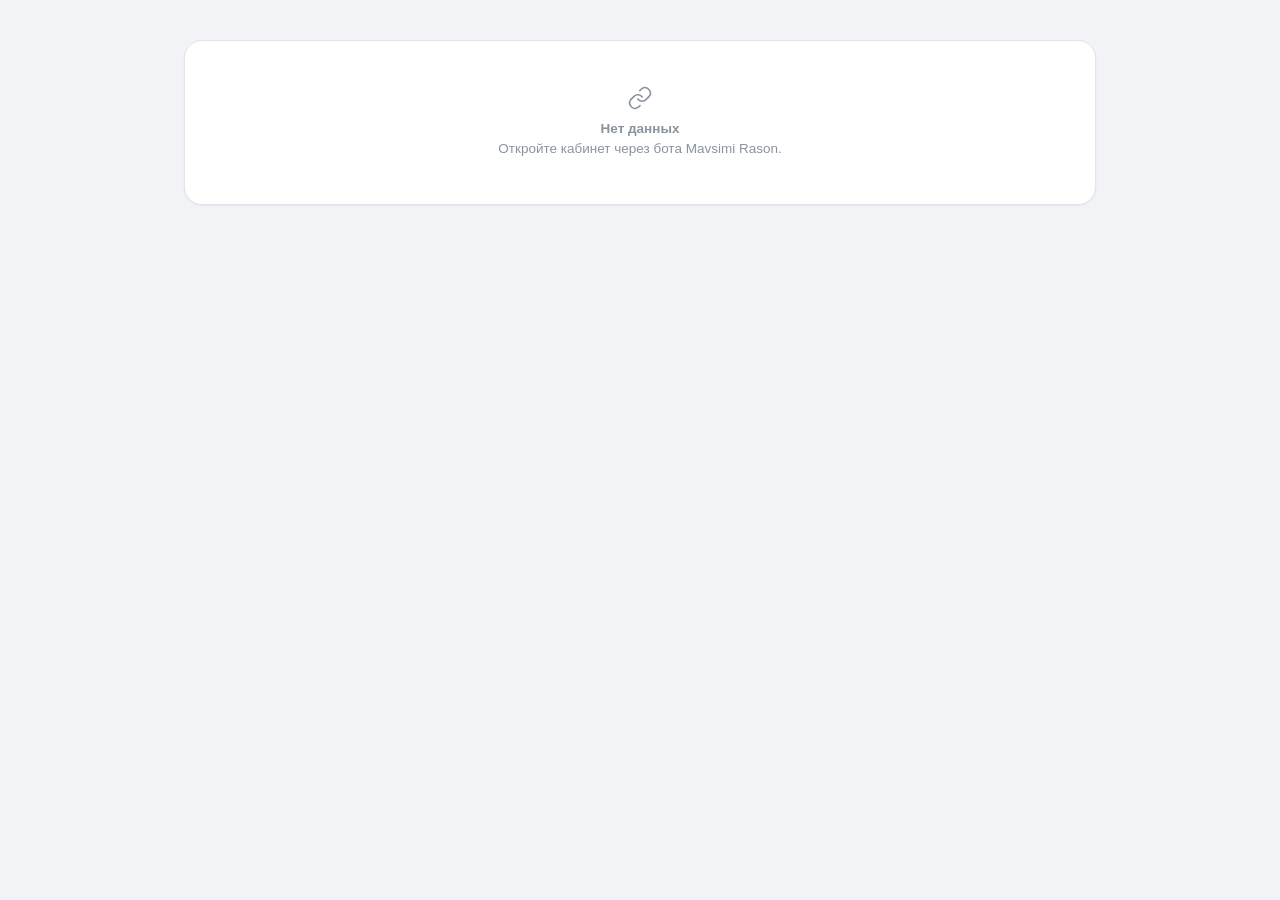
<file: web/driver_cabinet.html>
<!DOCTYPE html>
<html lang="ru">
<head>
<meta charset="UTF-8">
<meta name="viewport" content="width=device-width, initial-scale=1.0, maximum-scale=1.0, user-scalable=no">
<title>Кабинет курьера</title>
<script src="https://telegram.org/js/telegram-web-app.js"></script>
<link rel="stylesheet" href="theme.css?v=2">
<script>
// Тема: явный выбор Telegram важнее системной; палитра — в theme.css
(function () {
    var d = document.documentElement, s = null;
    try { s = Telegram.WebApp.colorScheme; } catch (e) {}
    if (!s) s = (window.matchMedia && matchMedia('(prefers-color-scheme: dark)').matches) ? 'dark' : 'light';
    d.setAttribute('data-theme', s);
    try { Telegram.WebApp.onEvent('themeChanged', function () {
        d.setAttribute('data-theme', Telegram.WebApp.colorScheme || 'light');
    }); } catch (e) {}
})();
</script>
<style>
    .lang { display: flex; gap: 4px; margin-left: auto; flex: none; }
    .lang button {
        font: inherit; font-size: 12px; font-weight: 650; padding: 5px 10px;
        border-radius: 999px; border: 1px solid var(--border); cursor: pointer;
        background: var(--surface); color: var(--ink-3); transition: all .16s;
    }
    .lang button[aria-pressed="true"] { border-color: var(--accent); background: var(--accent-soft); color: var(--accent); }

    /* ── неделя ── */
    .week-nav { display: flex; align-items: center; gap: 10px; margin-bottom: 12px; }
    .week-nav .lbl { flex: 1; text-align: center; font-size: 14px; font-weight: 650; letter-spacing: -.01em; }
    .days { display: grid; grid-template-columns: repeat(7, minmax(0, 1fr)); gap: 5px; }
    .day {
        display: flex; flex-direction: column; align-items: center; gap: 2px;
        padding: 8px 2px 7px; border-radius: var(--r-sm); cursor: pointer;
        border: 1px solid transparent; background: var(--surface-2);
        transition: background .16s, border-color .16s, color .16s;
    }
    .day .dn { font-size: 10px; font-weight: 650; color: var(--ink-3); }
    .day .dd { font-size: 15px; font-weight: 650; letter-spacing: -.02em; }
    .day .dc {
        height: 15px; min-width: 15px; padding: 0 4px; border-radius: 999px;
        font-size: 9.5px; font-weight: 700; line-height: 15px;
        background: var(--accent-soft); color: var(--accent);
    }
    .day .dc.none { background: none; }
    .day.today { border-color: var(--border-strong); }
    .day.sel { background: var(--accent); border-color: var(--accent); }
    .day.sel .dn, .day.sel .dd { color: var(--on-accent); }
    .day.sel .dc { background: rgba(255,255,255,.24); color: var(--on-accent); }
    .day.sel .dc.none { background: none; }
    :root[data-theme="dark"] .day.sel .dc { background: rgba(0,0,0,.22); }

    /* ── доставки ── */
    .trip {
        display: flex; gap: 12px; padding: 12px 0;
        border-top: 1px solid var(--border); min-width: 0;
    }
    .trip:first-child { border-top: none; padding-top: 2px; }
    .trip .when { flex: none; width: 46px; text-align: center; }
    .trip .when .hm { font-size: 13.5px; font-weight: 700; letter-spacing: -.01em; }
    .trip .when .dm { font-size: 10.5px; color: var(--ink-3); }
    .trip .body { flex: 1; min-width: 0; }
    .trip .route { display: flex; align-items: center; gap: 6px; font-size: 14px; min-width: 0; }
    .trip .route .c { font-weight: 600; min-width: 0; overflow: hidden; text-overflow: ellipsis; white-space: nowrap; }
    .trip .route .ic { color: var(--ink-3); flex: none; }
    .trip .tags { display: flex; flex-wrap: wrap; gap: 6px; margin-top: 7px; }
</style>
</head>
<body>
<svg class="sprite" aria-hidden="true" focusable="false"><defs><symbol id="i-package" viewBox="0 0 24 24"><path d="M21 8v8a2 2 0 0 1-1 1.73l-7 4a2 2 0 0 1-2 0l-7-4A2 2 0 0 1 3 16V8a2 2 0 0 1 1-1.73l7-4a2 2 0 0 1 2 0l7 4A2 2 0 0 1 21 8z"/><path d="m3.3 7 8.7 5 8.7-5"/><path d="M12 22V12"/></symbol><symbol id="i-box" viewBox="0 0 24 24"><path d="M3 9h18v10a2 2 0 0 1-2 2H5a2 2 0 0 1-2-2z"/><path d="M2 5h20v4H2z"/><path d="M10 13h4"/></symbol><symbol id="i-truck" viewBox="0 0 24 24"><path d="M14 17V5a1 1 0 0 0-1-1H2a1 1 0 0 0-1 1v11a1 1 0 0 0 1 1h1"/><path d="M14 8h4l3 3v5a1 1 0 0 1-1 1h-1"/><circle cx="6.5" cy="17.5" r="2.5"/><circle cx="17.5" cy="17.5" r="2.5"/><path d="M9 17h6"/></symbol><symbol id="i-user" viewBox="0 0 24 24"><path d="M20 21v-2a4 4 0 0 0-4-4H8a4 4 0 0 0-4 4v2"/><circle cx="12" cy="7" r="4"/></symbol><symbol id="i-users" viewBox="0 0 24 24"><path d="M16 21v-2a4 4 0 0 0-4-4H6a4 4 0 0 0-4 4v2"/><circle cx="9" cy="7" r="4"/><path d="M22 21v-2a4 4 0 0 0-3-3.87"/><path d="M16 3.13a4 4 0 0 1 0 7.75"/></symbol><symbol id="i-phone" viewBox="0 0 24 24"><path d="M22 16.9v3a2 2 0 0 1-2.2 2 19.8 19.8 0 0 1-8.6-3.1 19.5 19.5 0 0 1-6-6A19.8 19.8 0 0 1 2.1 4.2 2 2 0 0 1 4.1 2h3a2 2 0 0 1 2 1.7c.1 1 .4 1.9.7 2.8a2 2 0 0 1-.5 2.1L8.1 9.9a16 16 0 0 0 6 6l1.3-1.3a2 2 0 0 1 2.1-.4c.9.3 1.8.6 2.8.7a2 2 0 0 1 1.7 2z"/></symbol><symbol id="i-pin" viewBox="0 0 24 24"><path d="M20 10c0 6-8 12-8 12s-8-6-8-12a8 8 0 0 1 16 0z"/><circle cx="12" cy="10" r="3"/></symbol><symbol id="i-route" viewBox="0 0 24 24"><circle cx="6" cy="19" r="3"/><circle cx="18" cy="5" r="3"/><path d="M9 19h6a4 4 0 0 0 0-8H9a4 4 0 0 1 0-8h3"/></symbol><symbol id="i-wallet" viewBox="0 0 24 24"><path d="M19 7V5a2 2 0 0 0-2-2H5a2 2 0 0 0 0 4h14a2 2 0 0 1 2 2v8a2 2 0 0 1-2 2H5a2 2 0 0 1-2-2V5"/><path d="M16 12h.01"/></symbol><symbol id="i-chart" viewBox="0 0 24 24"><path d="M3 3v16a2 2 0 0 0 2 2h16"/><path d="M7 15v-3"/><path d="M12 15V8"/><path d="M17 15v-6"/></symbol><symbol id="i-calendar" viewBox="0 0 24 24"><rect x="3" y="4" width="18" height="18" rx="2"/><path d="M16 2v4M8 2v4M3 10h18"/></symbol><symbol id="i-clock" viewBox="0 0 24 24"><circle cx="12" cy="12" r="9"/><path d="M12 7v5l3 2"/></symbol><symbol id="i-check" viewBox="0 0 24 24"><path d="M20 6 9 17l-5-5"/></symbol><symbol id="i-x" viewBox="0 0 24 24"><path d="M18 6 6 18M6 6l12 12"/></symbol><symbol id="i-x-circle" viewBox="0 0 24 24"><circle cx="12" cy="12" r="9"/><path d="m15 9-6 6M9 9l6 6"/></symbol><symbol id="i-alert" viewBox="0 0 24 24"><path d="M10.3 3.9 1.8 18a2 2 0 0 0 1.7 3h17a2 2 0 0 0 1.7-3L13.7 3.9a2 2 0 0 0-3.4 0z"/><path d="M12 9v4M12 17h.01"/></symbol><symbol id="i-info" viewBox="0 0 24 24"><circle cx="12" cy="12" r="9"/><path d="M12 16v-4M12 8h.01"/></symbol><symbol id="i-inbox" viewBox="0 0 24 24"><path d="M22 12h-6l-2 3h-4l-2-3H2"/><path d="M5.5 5.1 2 12v6a2 2 0 0 0 2 2h16a2 2 0 0 0 2-2v-6l-3.5-6.9A2 2 0 0 0 16.8 4H7.2a2 2 0 0 0-1.7 1.1z"/></symbol><symbol id="i-download" viewBox="0 0 24 24"><path d="M21 15v4a2 2 0 0 1-2 2H5a2 2 0 0 1-2-2v-4"/><path d="m7 10 5 5 5-5"/><path d="M12 15V3"/></symbol><symbol id="i-send" viewBox="0 0 24 24"><path d="M22 2 11 13"/><path d="M22 2 15 22l-4-9-9-4z"/></symbol><symbol id="i-edit" viewBox="0 0 24 24"><path d="M11 4H4a2 2 0 0 0-2 2v14a2 2 0 0 0 2 2h14a2 2 0 0 0 2-2v-7"/><path d="M18.5 2.5a2.1 2.1 0 0 1 3 3L12 15l-4 1 1-4z"/></symbol><symbol id="i-trash" viewBox="0 0 24 24"><path d="M3 6h18"/><path d="M19 6l-1 14H6L5 6"/><path d="M10 11v6M14 11v6"/><path d="M9 6V4h6v2"/></symbol><symbol id="i-plus" viewBox="0 0 24 24"><path d="M12 5v14M5 12h14"/></symbol><symbol id="i-list" viewBox="0 0 24 24"><path d="M8 6h13M8 12h13M8 18h13"/><path d="M3 6h.01M3 12h.01M3 18h.01"/></symbol><symbol id="i-settings" viewBox="0 0 24 24"><circle cx="12" cy="12" r="3"/><path d="M19.4 15a1.7 1.7 0 0 0 .3 1.9l.1.1a2 2 0 1 1-2.8 2.8l-.1-.1a1.7 1.7 0 0 0-2.9 1.2V21a2 2 0 1 1-4 0v-.1A1.7 1.7 0 0 0 7 19.4l-.1.1a2 2 0 1 1-2.8-2.8l.1-.1a1.7 1.7 0 0 0-1.2-2.9H3a2 2 0 1 1 0-4h.1A1.7 1.7 0 0 0 4.6 7l-.1-.1a2 2 0 1 1 2.8-2.8l.1.1a1.7 1.7 0 0 0 1.9.3H9a1.7 1.7 0 0 0 1-1.5V3a2 2 0 1 1 4 0v.1a1.7 1.7 0 0 0 2.9 1.2l.1-.1a2 2 0 1 1 2.8 2.8l-.1.1a1.7 1.7 0 0 0-.3 1.9V9a1.7 1.7 0 0 0 1.5 1H21a2 2 0 1 1 0 4h-.1a1.7 1.7 0 0 0-1.5 1z"/></symbol><symbol id="i-sliders" viewBox="0 0 24 24"><path d="M4 21v-7M4 10V3M12 21v-9M12 8V3M20 21v-5M20 12V3"/><path d="M1 14h6M9 8h6M17 16h6"/></symbol><symbol id="i-link" viewBox="0 0 24 24"><path d="M10 13a5 5 0 0 0 7.5.5l3-3a5 5 0 0 0-7-7l-1.7 1.7"/><path d="M14 11a5 5 0 0 0-7.5-.5l-3 3a5 5 0 0 0 7 7L12 19"/></symbol><symbol id="i-external" viewBox="0 0 24 24"><path d="M18 13v6a2 2 0 0 1-2 2H5a2 2 0 0 1-2-2V8a2 2 0 0 1 2-2h6"/><path d="M15 3h6v6"/><path d="M10 14 21 3"/></symbol><symbol id="i-arrow-right" viewBox="0 0 24 24"><path d="M5 12h14"/><path d="m12 5 7 7-7 7"/></symbol><symbol id="i-chevron-left" viewBox="0 0 24 24"><path d="m15 18-6-6 6-6"/></symbol><symbol id="i-chevron-right" viewBox="0 0 24 24"><path d="m9 18 6-6-6-6"/></symbol><symbol id="i-chevron-up" viewBox="0 0 24 24"><path d="m18 15-6-6-6 6"/></symbol></defs></svg>
<div id="app"></div>

<script>
    var tg = (window.Telegram && window.Telegram.WebApp)
        ? window.Telegram.WebApp
        : { ready: function () {}, expand: function () {}, close: function () {}, sendData: function () {} };
    tg.ready(); tg.expand();

    var DATA = null;
    try {
        var raw = new URLSearchParams(window.location.search).get('d');
        if (raw) {
            var b64 = raw.replace(/-/g, '+').replace(/_/g, '/');
            var pad = '='.repeat((4 - b64.length % 4) % 4);
            var bytes = Uint8Array.from(atob(b64 + pad), function (c) { return c.charCodeAt(0); });
            DATA = JSON.parse(new TextDecoder('utf-8').decode(bytes));
        }
    } catch (e) { console.error('Ошибка парсинга данных:', e); }

    var app = document.getElementById('app');

    function esc(s) {
        var d = document.createElement('div');
        d.appendChild(document.createTextNode(String(s == null ? '' : s)));
        return d.innerHTML;
    }
    function icon(n, cls) { return '<svg class="ic ' + (cls || '') + '"><use href="#i-' + n + '"></use></svg>'; }

    var T = {
        ru: {
            title: 'Кабинет курьера',
            stat_total: 'Доставок всего', stat_week: 'За эту неделю',
            report: 'Скачать отчёт за неделю',
            all: 'Все доставки', reset: 'Сбросить',
            empty_all: 'Доставок за месяц нет', empty_day: 'В этот день доставок нет',
            st_DELIVERED: 'Доставлен', st_IN_TRANSIT: 'В пути', st_TAKEN: 'Принят',
            pvz: 'ПВЗ', door: 'До двери',
            profile: 'Профиль', fio: 'ФИО',
            profile_hint: 'Смена ФИО требует подтверждения менеджера',
            save: 'Сохранить', lang_label: 'Язык интерфейса',
            no_data: 'Нет данных', no_data_sub: 'Откройте кабинет через бота Mavsimi Rason.',
            months: ['Янв','Фев','Мар','Апр','Май','Июн','Июл','Авг','Сен','Окт','Ноя','Дек'],
            days: ['Пн','Вт','Ср','Чт','Пт','Сб','Вс']
        },
        tj: {
            title: 'Кабинети курьер',
            stat_total: 'Ҳамаи фармоишҳо', stat_week: 'Дар ин ҳафта',
            report: 'Боргирии ҳисобот барои ҳафта',
            all: 'Ҳамаи фармоишҳо', reset: 'Бекор кардан',
            empty_all: 'Дар ин моҳ фармоише нест', empty_day: 'Дар ин рӯз фармоише нест',
            st_DELIVERED: 'Расонида шуд', st_IN_TRANSIT: 'Дар роҳ', st_TAKEN: 'Гирифта шуд',
            pvz: 'ПВЗ', door: 'То дар',
            profile: 'Профил', fio: 'Ному насаб',
            profile_hint: 'Тағйири ном тасдиқи менеҷерро талаб мекунад',
            save: 'Нигоҳ доштан', lang_label: 'Забони барнома',
            no_data: 'Маълумот нест', no_data_sub: 'Кабинетро тавассути боти Mavsimi Rason кушоед.',
            months: ['Янв','Фев','Мар','Апр','Май','Июн','Июл','Авг','Сен','Окт','Ноя','Дек'],
            days: ['Дш','Сш','Чш','Пш','Ҷм','Ша','Яш']
        }
    };

    if (!DATA) {
        app.innerHTML = '<main class="container" style="padding-top:40px">' +
            '<div class="card"><div class="empty">' + icon('link') +
            '<div><b>' + T.ru.no_data + '</b><br>' + T.ru.no_data_sub + '</div></div></div></main>';
    } else {

    var deliveries = DATA.deliveries || [];
    var driverName = DATA.name || 'Курьер';
    var monthLabel = DATA.month_label || '';
    var savedLang = localStorage.getItem('driver_lang');
    var lang = (savedLang === 'ru' || savedLang === 'tj') ? savedLang
        : ((DATA.lang === 'ru' || DATA.lang === 'tj') ? DATA.lang : 'ru');
    var profileOpen = false;
    var fioDraft = driverName;

    var byDate = {};
    deliveries.forEach(function (d) { (byDate[d.d] = byDate[d.d] || []).push(d); });

    function iso(d) {
        return d.getFullYear() + '-' + String(d.getMonth() + 1).padStart(2, '0') +
               '-' + String(d.getDate()).padStart(2, '0');
    }
    function parseIso(s) { var p = s.split('-').map(Number); return new Date(p[0], p[1] - 1, p[2]); }
    function getMonday(date) {
        var d = new Date(date), day = d.getDay() === 0 ? 7 : d.getDay();
        d.setDate(d.getDate() - day + 1);
        d.setHours(0, 0, 0, 0);
        return d;
    }
    function addDays(date, n) { var d = new Date(date); d.setDate(d.getDate() + n); return d; }
    function sameDay(a, b) {
        return a.getFullYear() === b.getFullYear() && a.getMonth() === b.getMonth() && a.getDate() === b.getDate();
    }
    function t() { return T[lang]; }

    var today = new Date();
    var weekStart = getMonday(today);
    var selectedDate = iso(today);

    function weekLabel() {
        var end = addDays(weekStart, 6), m = t().months;
        return weekStart.getMonth() === end.getMonth()
            ? weekStart.getDate() + '–' + end.getDate() + ' ' + m[end.getMonth()]
            : weekStart.getDate() + ' ' + m[weekStart.getMonth()] + ' – ' + end.getDate() + ' ' + m[end.getMonth()];
    }

    function stats() {
        var done = deliveries.filter(function (d) { return d.s === 'DELIVERED'; });
        var ws = iso(weekStart), we = iso(addDays(weekStart, 6));
        return {
            total: done.length,
            week: done.filter(function (d) { return d.d >= ws && d.d <= we; }).length
        };
    }

    var TONE = { DELIVERED: 'badge badge-ok', IN_TRANSIT: 'badge badge-violet', TAKEN: 'badge badge-info' };

    function daysGrid() {
        var out = '';
        for (var i = 0; i < 7; i++) {
            var d = addDays(weekStart, i), key = iso(d);
            var n = byDate[key] ? byDate[key].length : 0;
            var cls = 'day';
            if (key === selectedDate) cls += ' sel';
            else if (sameDay(d, today)) cls += ' today';
            out += '<div class="' + cls + '" data-iso="' + key + '">' +
                '<span class="dn">' + t().days[i] + '</span>' +
                '<span class="dd mono">' + d.getDate() + '</span>' +
                '<span class="dc mono' + (n ? '' : ' none') + '">' + (n || '') + '</span></div>';
        }
        return '<div class="days">' + out + '</div>';
    }

    function tripRow(d) {
        return '<div class="trip">' +
            '<div class="when"><div class="hm mono">' + esc(d.t) + '</div>' +
            '<div class="dm mono">' + esc(String(d.d).slice(8) + '.' + String(d.d).slice(5, 7)) + '</div></div>' +
            '<div class="body">' +
                '<div class="route"><span class="c">' + esc(d.f) + '</span>' +
                icon('arrow-right', 'ic-sm') + '<span class="c">' + esc(d.to) + '</span></div>' +
                '<div class="tags">' +
                    '<span class="' + (TONE[d.s] || 'badge') + '"><i class="dot"></i>' +
                        esc(t()['st_' + d.s] || d.s) + '</span>' +
                    '<span class="badge">' + esc(d.tp === 'PVZ' ? t().pvz : t().door) + '</span>' +
                    '<span class="badge mono">' + esc(d.i) + '</span>' +
                '</div>' +
            '</div></div>';
    }

    function render() {
        var s = stats();
        var list = selectedDate ? (byDate[selectedDate] || []).slice() : deliveries.slice();
        list.sort(function (a, b) { return String(b.t).localeCompare(String(a.t)); });

        var selLabel = selectedDate
            ? parseIso(selectedDate).getDate() + ' ' + t().months[parseIso(selectedDate).getMonth()]
            : t().all;

        var listHtml = list.length
            ? list.map(tripRow).join('')
            : '<div class="empty">' + icon('inbox') + '<div>' +
              esc(selectedDate ? t().empty_day : t().empty_all) + '</div></div>';

        var initials = String(driverName).trim().split(/\s+/).slice(0, 2)
            .map(function (w) { return w[0] || ''; }).join('').toUpperCase();

        app.innerHTML =
        '<header class="topbar"><div class="topbar-inner">' +
            '<span class="glyph"><svg class="ic"><use href="#i-truck"></use></svg></span>' +
            '<div class="spacer"><h1>' + esc(t().title) + '</h1>' +
            '<div class="sub">' + esc(monthLabel) + '</div></div>' +
            '<div class="lang">' +
                '<button data-lang="ru" aria-pressed="' + (lang === 'ru') + '">RU</button>' +
                '<button data-lang="tj" aria-pressed="' + (lang === 'tj') + '">TJ</button>' +
            '</div>' +
        '</div></header>' +

        '<main class="container" style="padding-top:14px"><div class="stack">' +

            '<section class="card">' +
                '<div class="row">' +
                    '<span class="avatar avatar-accent">' + esc(initials || '?') + '</span>' +
                    '<div class="spacer"><div style="font-weight:650" class="truncate">' + esc(driverName) + '</div>' +
                    '<div class="hint" style="font-size:12.5px">' + esc(t().profile) + '</div></div>' +
                    '<button class="icon-btn" id="btnProfile" aria-expanded="' + profileOpen + '">' +
                        icon(profileOpen ? 'chevron-up' : 'edit') + '</button>' +
                '</div>' +
                (profileOpen ?
                '<div style="margin-top:14px">' +
                    '<div class="field"><label class="label" for="fio">' + esc(t().fio) + '</label>' +
                    '<input class="input" id="fio" type="text" value="' + esc(fioDraft) + '"></div>' +
                    '<div class="field"><span class="label">' + esc(t().lang_label) + '</span>' +
                        '<div class="choice">' +
                        '<button type="button" data-plang="ru" aria-pressed="' + (lang === 'ru') + '"><span class="t">Русский</span></button>' +
                        '<button type="button" data-plang="tj" aria-pressed="' + (lang === 'tj') + '"><span class="t">Тоҷикӣ</span></button>' +
                        '</div></div>' +
                    '<div class="note" style="margin-top:13px">' + icon('info', 'ic-sm') +
                        '<span>' + esc(t().profile_hint) + '</span></div>' +
                    '<button class="btn btn-primary btn-block" id="btnSave" style="margin-top:13px">' +
                        icon('check') + esc(t().save) + '</button>' +
                '</div>' : '') +
            '</section>' +

            '<div class="stat-grid">' +
                '<div class="stat"><div class="stat-label">' + icon('check', 'ic-sm') +
                    '<span>' + esc(t().stat_total) + '</span></div>' +
                    '<div class="stat-value mono">' + s.total + '</div></div>' +
                '<div class="stat"><div class="stat-label">' + icon('calendar', 'ic-sm') +
                    '<span>' + esc(t().stat_week) + '</span></div>' +
                    '<div class="stat-value mono">' + s.week + '</div></div>' +
            '</div>' +

            '<section class="card">' +
                '<div class="week-nav">' +
                    '<button class="icon-btn" id="prevWeek">' + icon('chevron-left') + '</button>' +
                    '<span class="lbl">' + esc(weekLabel()) + '</span>' +
                    '<button class="icon-btn" id="nextWeek">' + icon('chevron-right') + '</button>' +
                '</div>' +
                daysGrid() +
                '<button class="btn btn-accent-outline btn-block" id="btnReport" style="margin-top:14px">' +
                    icon('download') + esc(t().report) + '</button>' +
            '</section>' +

            '<section class="card">' +
                '<div class="card-head">' +
                    '<div class="card-title">' + esc(selLabel) + '</div>' +
                    (selectedDate ? '<button class="btn btn-ghost btn-sm" id="clearDay" style="margin-left:auto">' +
                        esc(t().reset) + '</button>' : '') +
                '</div>' + listHtml +
            '</section>' +

        '</div></main>';

        wire();
    }

    function wire() {
        app.querySelectorAll('[data-lang]').forEach(function (b) {
            b.addEventListener('click', function () {
                lang = b.dataset.lang;
                localStorage.setItem('driver_lang', lang);
                render();
            });
        });
        app.querySelectorAll('[data-plang]').forEach(function (b) {
            b.addEventListener('click', function () {
                var input = document.getElementById('fio');
                if (input) fioDraft = input.value;
                lang = b.dataset.plang;
                localStorage.setItem('driver_lang', lang);
                render();
            });
        });
        app.querySelectorAll('.day').forEach(function (el) {
            el.addEventListener('click', function () {
                selectedDate = (selectedDate === el.dataset.iso) ? null : el.dataset.iso;
                render();
            });
        });

        var on = function (id, fn) {
            var el = document.getElementById(id);
            if (el) el.addEventListener('click', fn);
        };

        on('btnProfile', function () {
            var input = document.getElementById('fio');
            if (input) fioDraft = input.value;
            profileOpen = !profileOpen;
            render();
        });
        on('btnSave', function () {
            // узел мог быть заменён перерисовкой — читаем через проверку
            var input = document.getElementById('fio');
            var fio = ((input && input.value) || '').trim();
            if (!fio) return;
            tg.sendData(JSON.stringify({ action: 'update_profile', fio: fio, lang: lang }));
            tg.close();
        });
        on('btnReport', function () {
            tg.sendData(JSON.stringify({ action: 'generate_report', week_start: iso(weekStart) }));
        });
        on('prevWeek', function () { weekStart = addDays(weekStart, -7); render(); });
        on('nextWeek', function () { weekStart = addDays(weekStart, 7); render(); });
        on('clearDay', function () { selectedDate = null; render(); });
    }

    render();
    }
</script>
</body>
</html>
</file>
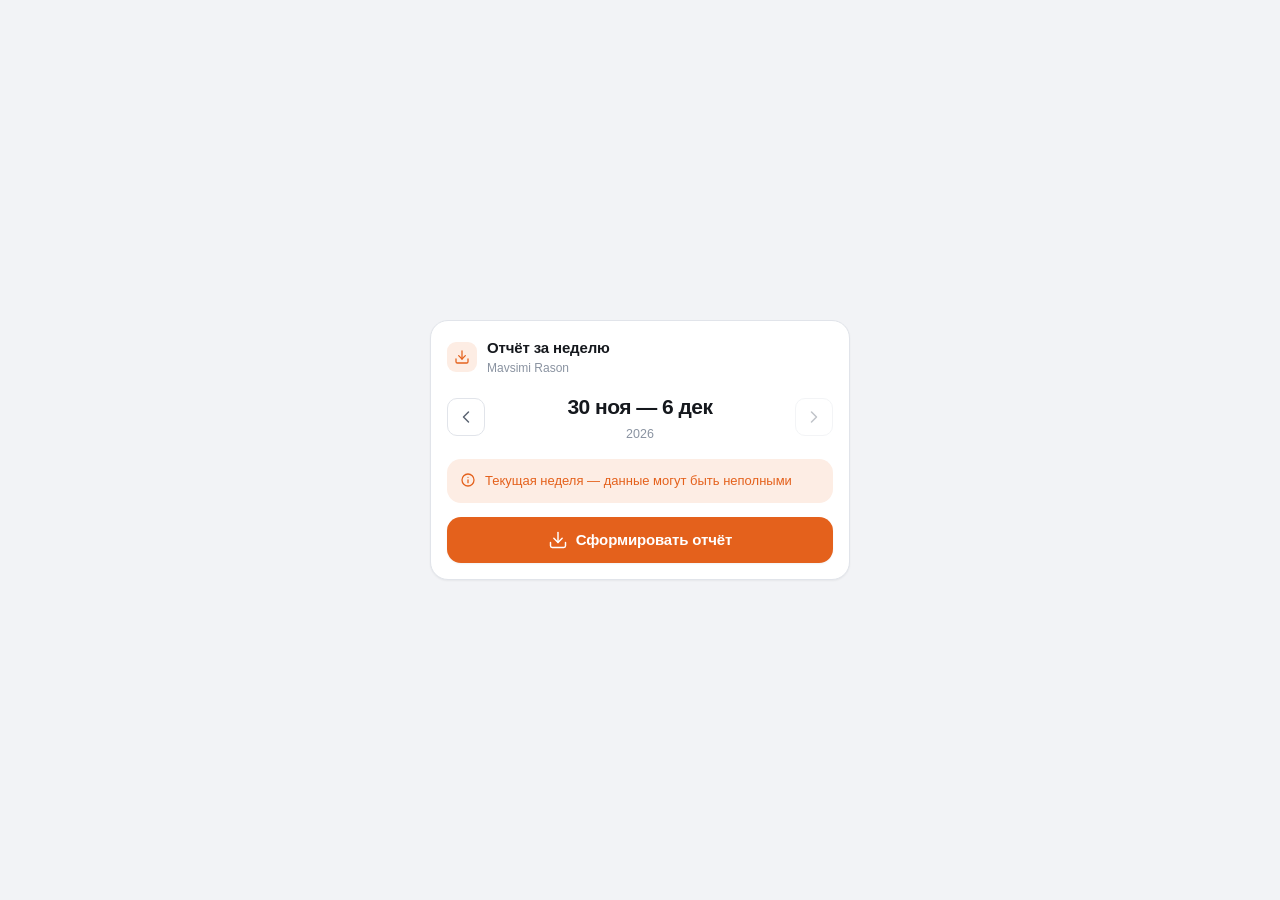
<file: web/report_picker.html>
<!DOCTYPE html>
<html lang="ru">
<head>
<meta charset="UTF-8">
<meta name="viewport" content="width=device-width, initial-scale=1.0, maximum-scale=1.0, user-scalable=no">
<title>Выбор недели отчёта</title>
<script src="https://telegram.org/js/telegram-web-app.js"></script>
<link rel="stylesheet" href="theme.css?v=2">
<script>
// Тема: явный выбор Telegram важнее системной; палитра — в theme.css
(function () {
    var d = document.documentElement, s = null;
    try { s = Telegram.WebApp.colorScheme; } catch (e) {}
    if (!s) s = (window.matchMedia && matchMedia('(prefers-color-scheme: dark)').matches) ? 'dark' : 'light';
    d.setAttribute('data-theme', s);
    try { Telegram.WebApp.onEvent('themeChanged', function () {
        d.setAttribute('data-theme', Telegram.WebApp.colorScheme || 'light');
    }); } catch (e) {}
})();
</script>
<style>
    body { display: flex; align-items: center; justify-content: center; min-height: 100vh; padding: 24px 14px; }
    .sheet { width: 100%; max-width: 420px; }
    .picker { display: flex; align-items: center; gap: 12px; margin: 4px 0 16px; }
    .picker .disp { flex: 1; text-align: center; min-width: 0; }
    .picker .range { font-size: 21px; font-weight: 700; letter-spacing: -.025em; }
    .picker .year { font-size: 12.5px; color: var(--ink-3); margin-top: 2px; }
</style>
</head>
<body>
<svg class="sprite" aria-hidden="true" focusable="false"><defs><symbol id="i-package" viewBox="0 0 24 24"><path d="M21 8v8a2 2 0 0 1-1 1.73l-7 4a2 2 0 0 1-2 0l-7-4A2 2 0 0 1 3 16V8a2 2 0 0 1 1-1.73l7-4a2 2 0 0 1 2 0l7 4A2 2 0 0 1 21 8z"/><path d="m3.3 7 8.7 5 8.7-5"/><path d="M12 22V12"/></symbol><symbol id="i-box" viewBox="0 0 24 24"><path d="M3 9h18v10a2 2 0 0 1-2 2H5a2 2 0 0 1-2-2z"/><path d="M2 5h20v4H2z"/><path d="M10 13h4"/></symbol><symbol id="i-truck" viewBox="0 0 24 24"><path d="M14 17V5a1 1 0 0 0-1-1H2a1 1 0 0 0-1 1v11a1 1 0 0 0 1 1h1"/><path d="M14 8h4l3 3v5a1 1 0 0 1-1 1h-1"/><circle cx="6.5" cy="17.5" r="2.5"/><circle cx="17.5" cy="17.5" r="2.5"/><path d="M9 17h6"/></symbol><symbol id="i-user" viewBox="0 0 24 24"><path d="M20 21v-2a4 4 0 0 0-4-4H8a4 4 0 0 0-4 4v2"/><circle cx="12" cy="7" r="4"/></symbol><symbol id="i-users" viewBox="0 0 24 24"><path d="M16 21v-2a4 4 0 0 0-4-4H6a4 4 0 0 0-4 4v2"/><circle cx="9" cy="7" r="4"/><path d="M22 21v-2a4 4 0 0 0-3-3.87"/><path d="M16 3.13a4 4 0 0 1 0 7.75"/></symbol><symbol id="i-phone" viewBox="0 0 24 24"><path d="M22 16.9v3a2 2 0 0 1-2.2 2 19.8 19.8 0 0 1-8.6-3.1 19.5 19.5 0 0 1-6-6A19.8 19.8 0 0 1 2.1 4.2 2 2 0 0 1 4.1 2h3a2 2 0 0 1 2 1.7c.1 1 .4 1.9.7 2.8a2 2 0 0 1-.5 2.1L8.1 9.9a16 16 0 0 0 6 6l1.3-1.3a2 2 0 0 1 2.1-.4c.9.3 1.8.6 2.8.7a2 2 0 0 1 1.7 2z"/></symbol><symbol id="i-pin" viewBox="0 0 24 24"><path d="M20 10c0 6-8 12-8 12s-8-6-8-12a8 8 0 0 1 16 0z"/><circle cx="12" cy="10" r="3"/></symbol><symbol id="i-route" viewBox="0 0 24 24"><circle cx="6" cy="19" r="3"/><circle cx="18" cy="5" r="3"/><path d="M9 19h6a4 4 0 0 0 0-8H9a4 4 0 0 1 0-8h3"/></symbol><symbol id="i-wallet" viewBox="0 0 24 24"><path d="M19 7V5a2 2 0 0 0-2-2H5a2 2 0 0 0 0 4h14a2 2 0 0 1 2 2v8a2 2 0 0 1-2 2H5a2 2 0 0 1-2-2V5"/><path d="M16 12h.01"/></symbol><symbol id="i-chart" viewBox="0 0 24 24"><path d="M3 3v16a2 2 0 0 0 2 2h16"/><path d="M7 15v-3"/><path d="M12 15V8"/><path d="M17 15v-6"/></symbol><symbol id="i-calendar" viewBox="0 0 24 24"><rect x="3" y="4" width="18" height="18" rx="2"/><path d="M16 2v4M8 2v4M3 10h18"/></symbol><symbol id="i-clock" viewBox="0 0 24 24"><circle cx="12" cy="12" r="9"/><path d="M12 7v5l3 2"/></symbol><symbol id="i-check" viewBox="0 0 24 24"><path d="M20 6 9 17l-5-5"/></symbol><symbol id="i-x" viewBox="0 0 24 24"><path d="M18 6 6 18M6 6l12 12"/></symbol><symbol id="i-x-circle" viewBox="0 0 24 24"><circle cx="12" cy="12" r="9"/><path d="m15 9-6 6M9 9l6 6"/></symbol><symbol id="i-alert" viewBox="0 0 24 24"><path d="M10.3 3.9 1.8 18a2 2 0 0 0 1.7 3h17a2 2 0 0 0 1.7-3L13.7 3.9a2 2 0 0 0-3.4 0z"/><path d="M12 9v4M12 17h.01"/></symbol><symbol id="i-info" viewBox="0 0 24 24"><circle cx="12" cy="12" r="9"/><path d="M12 16v-4M12 8h.01"/></symbol><symbol id="i-inbox" viewBox="0 0 24 24"><path d="M22 12h-6l-2 3h-4l-2-3H2"/><path d="M5.5 5.1 2 12v6a2 2 0 0 0 2 2h16a2 2 0 0 0 2-2v-6l-3.5-6.9A2 2 0 0 0 16.8 4H7.2a2 2 0 0 0-1.7 1.1z"/></symbol><symbol id="i-download" viewBox="0 0 24 24"><path d="M21 15v4a2 2 0 0 1-2 2H5a2 2 0 0 1-2-2v-4"/><path d="m7 10 5 5 5-5"/><path d="M12 15V3"/></symbol><symbol id="i-send" viewBox="0 0 24 24"><path d="M22 2 11 13"/><path d="M22 2 15 22l-4-9-9-4z"/></symbol><symbol id="i-edit" viewBox="0 0 24 24"><path d="M11 4H4a2 2 0 0 0-2 2v14a2 2 0 0 0 2 2h14a2 2 0 0 0 2-2v-7"/><path d="M18.5 2.5a2.1 2.1 0 0 1 3 3L12 15l-4 1 1-4z"/></symbol><symbol id="i-trash" viewBox="0 0 24 24"><path d="M3 6h18"/><path d="M19 6l-1 14H6L5 6"/><path d="M10 11v6M14 11v6"/><path d="M9 6V4h6v2"/></symbol><symbol id="i-plus" viewBox="0 0 24 24"><path d="M12 5v14M5 12h14"/></symbol><symbol id="i-list" viewBox="0 0 24 24"><path d="M8 6h13M8 12h13M8 18h13"/><path d="M3 6h.01M3 12h.01M3 18h.01"/></symbol><symbol id="i-settings" viewBox="0 0 24 24"><circle cx="12" cy="12" r="3"/><path d="M19.4 15a1.7 1.7 0 0 0 .3 1.9l.1.1a2 2 0 1 1-2.8 2.8l-.1-.1a1.7 1.7 0 0 0-2.9 1.2V21a2 2 0 1 1-4 0v-.1A1.7 1.7 0 0 0 7 19.4l-.1.1a2 2 0 1 1-2.8-2.8l.1-.1a1.7 1.7 0 0 0-1.2-2.9H3a2 2 0 1 1 0-4h.1A1.7 1.7 0 0 0 4.6 7l-.1-.1a2 2 0 1 1 2.8-2.8l.1.1a1.7 1.7 0 0 0 1.9.3H9a1.7 1.7 0 0 0 1-1.5V3a2 2 0 1 1 4 0v.1a1.7 1.7 0 0 0 2.9 1.2l.1-.1a2 2 0 1 1 2.8 2.8l-.1.1a1.7 1.7 0 0 0-.3 1.9V9a1.7 1.7 0 0 0 1.5 1H21a2 2 0 1 1 0 4h-.1a1.7 1.7 0 0 0-1.5 1z"/></symbol><symbol id="i-sliders" viewBox="0 0 24 24"><path d="M4 21v-7M4 10V3M12 21v-9M12 8V3M20 21v-5M20 12V3"/><path d="M1 14h6M9 8h6M17 16h6"/></symbol><symbol id="i-link" viewBox="0 0 24 24"><path d="M10 13a5 5 0 0 0 7.5.5l3-3a5 5 0 0 0-7-7l-1.7 1.7"/><path d="M14 11a5 5 0 0 0-7.5-.5l-3 3a5 5 0 0 0 7 7L12 19"/></symbol><symbol id="i-external" viewBox="0 0 24 24"><path d="M18 13v6a2 2 0 0 1-2 2H5a2 2 0 0 1-2-2V8a2 2 0 0 1 2-2h6"/><path d="M15 3h6v6"/><path d="M10 14 21 3"/></symbol><symbol id="i-arrow-right" viewBox="0 0 24 24"><path d="M5 12h14"/><path d="m12 5 7 7-7 7"/></symbol><symbol id="i-chevron-left" viewBox="0 0 24 24"><path d="m15 18-6-6 6-6"/></symbol><symbol id="i-chevron-right" viewBox="0 0 24 24"><path d="m9 18 6-6-6-6"/></symbol><symbol id="i-chevron-up" viewBox="0 0 24 24"><path d="m18 15-6-6-6 6"/></symbol></defs></svg>

<div class="sheet">
    <section class="card">
        <div class="card-head">
            <span class="glyph glyph-sm"><svg class="ic ic-sm"><use href="#i-download"></use></svg></span>
            <div>
                <div class="card-title">Отчёт за неделю</div>
                <div class="hint" style="font-size:12px">Mavsimi Rason</div>
            </div>
        </div>

        <div class="picker">
            <button class="icon-btn" id="prev" aria-label="Предыдущая неделя">
                <svg class="ic"><use href="#i-chevron-left"></use></svg>
            </button>
            <div class="disp">
                <div class="range mono" id="weekRange"></div>
                <div class="year mono" id="weekYear"></div>
            </div>
            <button class="icon-btn" id="next" aria-label="Следующая неделя">
                <svg class="ic"><use href="#i-chevron-right"></use></svg>
            </button>
        </div>

        <div class="note" id="info-box">
            <svg class="ic ic-sm"><use href="#i-info"></use></svg>
            <span id="info"></span>
        </div>

        <button class="btn btn-primary btn-block" id="generate" style="margin-top:14px">
            <svg class="ic"><use href="#i-download"></use></svg>Сформировать отчёт
        </button>
    </section>
</div>

<script>
    var tg = (window.Telegram && window.Telegram.WebApp)
        ? window.Telegram.WebApp
        : { ready: function () {}, expand: function () {}, sendData: function () {} };
    tg.ready(); tg.expand();

    var MONTHS_SHORT = ['янв','фев','мар','апр','мая','июн','июл','авг','сен','окт','ноя','дек'];
    var MONTHS_GEN = ['января','февраля','марта','апреля','мая','июня',
                      'июля','августа','сентября','октября','ноября','декабря'];
    var MAX_WEEKS_BACK = 8;

    function getMonday(date) {
        var d = new Date(date), day = d.getDay() === 0 ? 6 : d.getDay() - 1;
        d.setDate(d.getDate() - day);
        d.setHours(0, 0, 0, 0);
        return d;
    }
    function addDays(date, n) { var d = new Date(date); d.setDate(d.getDate() + n); return d; }
    function toISO(d) {
        return d.getFullYear() + '-' + String(d.getMonth() + 1).padStart(2, '0') +
               '-' + String(d.getDate()).padStart(2, '0');
    }

    var curMonday = getMonday(new Date());
    var selMonday = getMonday(new Date());

    function weekOffset() { return Math.round((curMonday - selMonday) / (7 * 86400000)); }

    function update() {
        var sunday = addDays(selMonday, 6);
        document.getElementById('weekRange').textContent =
            selMonday.getDate() + ' ' + MONTHS_SHORT[selMonday.getMonth()] +
            ' — ' + sunday.getDate() + ' ' + MONTHS_SHORT[sunday.getMonth()];
        document.getElementById('weekYear').textContent =
            selMonday.getFullYear() === sunday.getFullYear()
                ? String(selMonday.getFullYear())
                : selMonday.getFullYear() + ' / ' + sunday.getFullYear();

        var off = weekOffset();
        document.getElementById('prev').disabled = off >= MAX_WEEKS_BACK;
        document.getElementById('next').disabled = off <= 0;

        var box = document.getElementById('info-box');
        var text;
        if (off === 0) {
            text = 'Текущая неделя — данные могут быть неполными';
            box.classList.add('note-accent');
        } else {
            box.classList.remove('note-accent');
            var mY = selMonday.getFullYear(), sY = sunday.getFullYear();
            if (selMonday.getMonth() === sunday.getMonth() && mY === sY) {
                text = 'Отчёт за ' + selMonday.getDate() + '–' + sunday.getDate() + ' ' +
                       MONTHS_GEN[selMonday.getMonth()] + ' ' + mY;
            } else {
                text = 'Отчёт за ' + selMonday.getDate() + ' ' + MONTHS_GEN[selMonday.getMonth()] +
                       ' – ' + sunday.getDate() + ' ' + MONTHS_GEN[sunday.getMonth()];
                if (mY !== sY) text += ' ' + sY;
            }
        }
        document.getElementById('info').textContent = text;
    }

    document.getElementById('prev').addEventListener('click', function () {
        selMonday = addDays(selMonday, -7); update();
    });
    document.getElementById('next').addEventListener('click', function () {
        selMonday = addDays(selMonday, 7); update();
    });
    document.getElementById('generate').addEventListener('click', function () {
        tg.sendData(JSON.stringify({ action: 'generate_report', week_start: toISO(selMonday) }));
    });

    update();
</script>
</body>
</html>
</file>
<file: web/theme.css>
/* ═════════════════════════════════════════════════════════════════════════
   Mavsimi Rason — дизайн-система WebApp.  v2

   Подключается ПЕРЕД локальным <style> страницы:
       <link rel="stylesheet" href="theme.css?v=2">

   Принципы:
   • Одна палитра и один набор компонентов на все 5 страниц. Страница
     добавляет только свой layout, не свои цвета и не свои кнопки.
   • Светлая тема — основная. Тёмная — приглушённый сланец, НЕ чёрный:
     на чёрном фоне оранжевый акцент выжигает глаза, а текст «звенит».
   • Акцент используется точечно (активное состояние, главная кнопка,
     ключевая цифра), а не заливкой пол-экрана.
   • Иконки — контурные SVG из спрайта (.ic), эмодзи в интерфейсе нет.
   • Числа — только .mono (табличные цифры), иначе колонки «пляшут».

   Тема: prefers-color-scheme + атрибут data-theme на <html>, который
   ставит скрипт страницы по Telegram.WebApp.colorScheme. data-theme
   всегда важнее системной.
   ═════════════════════════════════════════════════════════════════════════ */

:root {
    /* ── холст и поверхности ── */
    --bg:         #F2F3F6;
    --surface:    #FFFFFF;
    --surface-2:  #EDEFF3;
    --surface-3:  #E4E7EC;
    --border:     #E1E4EA;
    --border-strong: #CFD4DC;

    /* ── текст ── */
    --ink:    #15181D;
    --ink-2:  #5B6472;
    --ink-3:  #8A93A1;
    --on-accent: #FFFFFF;

    /* ── акцент ── */
    --accent:      #E4611C;
    --accent-hover:#CC5415;
    --accent-soft: #FDEDE4;
    --accent-line: #F5C3A6;

    /* ── семантика ── */
    --ok:        #12874A;
    --ok-soft:   #E3F5EA;
    --warn:      #A96A00;
    --warn-soft: #FBF0DC;
    --info:      #2C5FD0;
    --info-soft: #E6EDFC;
    --bad:       #C4362D;
    --bad-soft:  #FBE9E7;
    --violet:      #6141C4;
    --violet-soft: #EEEAFB;

    /* ── статусы заказа ── */
    --s-new:       #6B7484;
    --s-ready:     #A96A00;
    --s-taken:     #2C5FD0;
    --s-transit:   #6141C4;
    --s-delivered: #12874A;
    --s-cancel:    #C4362D;

    /* ── форма ── */
    --r-sm: 10px;
    --r:    14px;
    --r-lg: 18px;
    --r-xl: 24px;
    --shadow-sm: 0 1px 2px rgba(16, 20, 27, .05);
    --shadow:    0 1px 2px rgba(16, 20, 27, .05), 0 6px 16px -10px rgba(16, 20, 27, .22);
    --shadow-lg: 0 2px 6px rgba(16, 20, 27, .07), 0 24px 48px -24px rgba(16, 20, 27, .30);
    --ring: 0 0 0 3px var(--accent-soft);

    --font: -apple-system, BlinkMacSystemFont, "Segoe UI", Roboto, "Helvetica Neue", Arial, sans-serif;
    --tap: 44px;                /* минимальная площадь нажатия */
}

@media (prefers-color-scheme: dark) {
    :root {
        --bg:        #1A1D23;
        --surface:   #232830;
        --surface-2: #2B313A;
        --surface-3: #343B46;
        --border:    #333A45;
        --border-strong: #454D5A;

        --ink:   #EDEFF3;
        --ink-2: #AEB6C2;
        --ink-3: #7E8794;
        --on-accent: #1A1008;

        --accent:      #F5814A;
        --accent-hover:#FF9463;
        --accent-soft: #34241C;
        --accent-line: #5C3D2B;

        --ok:        #3FC17E;
        --ok-soft:   #1D2E26;
        --warn:      #E0A33C;
        --warn-soft: #2F2820;
        --info:      #7BA2F5;
        --info-soft: #212836;
        --bad:       #F2776B;
        --bad-soft:  #33222220;
        --violet:      #A392F0;
        --violet-soft: #272338;

        --s-new:       #96A0AE;
        --s-ready:     #E0A33C;
        --s-taken:     #7BA2F5;
        --s-transit:   #A392F0;
        --s-delivered: #3FC17E;
        --s-cancel:    #F2776B;

        --shadow-sm: 0 1px 2px rgba(0, 0, 0, .30);
        --shadow:    0 1px 2px rgba(0, 0, 0, .30), 0 6px 16px -10px rgba(0, 0, 0, .55);
        --shadow-lg: 0 2px 6px rgba(0, 0, 0, .35), 0 24px 48px -24px rgba(0, 0, 0, .65);
        --ring: 0 0 0 3px rgba(245, 129, 74, .22);
    }
}

:root[data-theme="dark"] {
    --bg:        #1A1D23;
    --surface:   #232830;
    --surface-2: #2B313A;
    --surface-3: #343B46;
    --border:    #333A45;
    --border-strong: #454D5A;

    --ink:   #EDEFF3;
    --ink-2: #AEB6C2;
    --ink-3: #7E8794;
    --on-accent: #1A1008;

    --accent:      #F5814A;
    --accent-hover:#FF9463;
    --accent-soft: #34241C;
    --accent-line: #5C3D2B;

    --ok:        #3FC17E;
    --ok-soft:   #1D2E26;
    --warn:      #E0A33C;
    --warn-soft: #2F2820;
    --info:      #7BA2F5;
    --info-soft: #212836;
    --bad:       #F2776B;
    --bad-soft:  #33221F;
    --violet:      #A392F0;
    --violet-soft: #272338;

    --s-new:       #96A0AE;
    --s-ready:     #E0A33C;
    --s-taken:     #7BA2F5;
    --s-transit:   #A392F0;
    --s-delivered: #3FC17E;
    --s-cancel:    #F2776B;

    --shadow-sm: 0 1px 2px rgba(0, 0, 0, .30);
    --shadow:    0 1px 2px rgba(0, 0, 0, .30), 0 6px 16px -10px rgba(0, 0, 0, .55);
    --shadow-lg: 0 2px 6px rgba(0, 0, 0, .35), 0 24px 48px -24px rgba(0, 0, 0, .65);
    --ring: 0 0 0 3px rgba(245, 129, 74, .22);
}

:root[data-theme="light"] {
    --bg:        #F2F3F6;
    --surface:   #FFFFFF;
    --surface-2: #EDEFF3;
    --surface-3: #E4E7EC;
    --border:    #E1E4EA;
    --border-strong: #CFD4DC;

    --ink:   #15181D;
    --ink-2: #5B6472;
    --ink-3: #8A93A1;
    --on-accent: #FFFFFF;

    --accent:      #E4611C;
    --accent-hover:#CC5415;
    --accent-soft: #FDEDE4;
    --accent-line: #F5C3A6;

    --ok:        #12874A;
    --ok-soft:   #E3F5EA;
    --warn:      #A96A00;
    --warn-soft: #FBF0DC;
    --info:      #2C5FD0;
    --info-soft: #E6EDFC;
    --bad:       #C4362D;
    --bad-soft:  #FBE9E7;
    --violet:      #6141C4;
    --violet-soft: #EEEAFB;

    --s-new:       #6B7484;
    --s-ready:     #A96A00;
    --s-taken:     #2C5FD0;
    --s-transit:   #6141C4;
    --s-delivered: #12874A;
    --s-cancel:    #C4362D;

    --shadow-sm: 0 1px 2px rgba(16, 20, 27, .05);
    --shadow:    0 1px 2px rgba(16, 20, 27, .05), 0 6px 16px -10px rgba(16, 20, 27, .22);
    --shadow-lg: 0 2px 6px rgba(16, 20, 27, .07), 0 24px 48px -24px rgba(16, 20, 27, .30);
    --ring: 0 0 0 3px var(--accent-soft);
}

/* ─────────────────────────── база ─────────────────────────── */

*, *::before, *::after { box-sizing: border-box; }
* { margin: 0; padding: 0; -webkit-tap-highlight-color: transparent; }
html { -webkit-text-size-adjust: 100%; }
html, body { max-width: 100%; overflow-x: hidden; }

body {
    font-family: var(--font);
    font-size: 15px;
    line-height: 1.5;
    background: var(--bg);
    color: var(--ink);
    -webkit-font-smoothing: antialiased;
    padding-bottom: 40px;
}

/* Переносим длинные адреса/ФИО вместо того, чтобы они лезли на соседа */
p, span, div, h1, h2, h3, td, th, label, button { overflow-wrap: anywhere; }

.mono { font-variant-numeric: tabular-nums; font-feature-settings: "tnum"; }
.truncate { min-width: 0; overflow: hidden; text-overflow: ellipsis; white-space: nowrap; }
.muted  { color: var(--ink-2); }
.hint   { color: var(--ink-3); }
.center { text-align: center; }
.sr-only {
    position: absolute; width: 1px; height: 1px; padding: 0; overflow: hidden;
    clip: rect(0 0 0 0); white-space: nowrap; border: 0;
}

.container { width: 100%; max-width: 940px; margin: 0 auto; padding: 0 14px; }
.stack  { display: flex; flex-direction: column; gap: 12px; }
.stack > * { min-width: 0; }
.row    { display: flex; align-items: center; gap: 10px; }
.row > * { min-width: 0; }
.spacer { flex: 1; min-width: 0; }

:focus-visible { outline: none; box-shadow: var(--ring); border-radius: var(--r-sm); }

/* ─────────────────────────── иконки ─────────────────────────── */

.sprite { display: none; }
.ic {
    width: 20px; height: 20px; flex: none; display: block;
    fill: none; stroke: currentColor; stroke-width: 1.75;
    stroke-linecap: round; stroke-linejoin: round;
}
.ic-sm { width: 16px; height: 16px; stroke-width: 1.9; }
.ic-lg { width: 24px; height: 24px; stroke-width: 1.6; }

/* Плитка с иконкой — заменяет эмодзи-«марку» в шапках */
.glyph {
    width: 38px; height: 38px; border-radius: 11px; flex: none;
    display: grid; place-items: center;
    background: var(--accent-soft); color: var(--accent);
}
.glyph-sm { width: 30px; height: 30px; border-radius: 9px; }

/* ─────────────────────────── шапка ─────────────────────────── */

.topbar {
    position: sticky; top: 0; z-index: 30;
    background: var(--surface);
    border-bottom: 1px solid var(--border);
}
.topbar-inner {
    max-width: 940px; margin: 0 auto; padding: 12px 14px;
    display: flex; align-items: center; gap: 12px;
}
.topbar h1 { font-size: 17px; font-weight: 700; letter-spacing: -.015em; line-height: 1.25; }
.topbar .sub { font-size: 12px; color: var(--ink-3); line-height: 1.3; }

/* ─────────────────────────── карточки ─────────────────────────── */

.card {
    background: var(--surface);
    border: 1px solid var(--border);
    border-radius: var(--r-lg);
    padding: 16px;
    box-shadow: var(--shadow-sm);
}
.card-flush { padding: 0; overflow: hidden; }
.card-head {
    display: flex; align-items: center; gap: 10px;
    margin-bottom: 14px;
}
.card-title { font-size: 15px; font-weight: 650; letter-spacing: -.01em; }
.card-note  { font-size: 12px; color: var(--ink-3); margin-left: auto; text-align: right; }
.card-sep   { height: 1px; background: var(--border); margin: 14px -16px; }

.section-label {
    font-size: 11.5px; font-weight: 650; letter-spacing: .06em;
    text-transform: uppercase; color: var(--ink-3);
    margin: 4px 2px 0;
}

/* ─────────────────────────── кнопки ─────────────────────────── */

.btn {
    display: inline-flex; align-items: center; justify-content: center; gap: 8px;
    min-height: var(--tap); padding: 11px 18px;
    font: inherit; font-size: 15px; font-weight: 600; letter-spacing: -.01em;
    border-radius: var(--r); border: 1px solid transparent;
    background: var(--surface-2); color: var(--ink);
    cursor: pointer; transition: background .16s, border-color .16s, transform .08s;
    text-decoration: none;
}
.btn:active { transform: scale(.985); }
.btn:disabled { opacity: .45; cursor: default; transform: none; }
.btn-block { display: flex; width: 100%; }

.btn-primary { background: var(--accent); color: var(--on-accent); box-shadow: var(--shadow-sm); }
.btn-primary:not(:disabled):active { background: var(--accent-hover); }

.btn-outline { background: var(--surface); border-color: var(--border-strong); color: var(--ink); }
.btn-outline:not(:disabled):active { background: var(--surface-2); }

.btn-accent-outline { background: var(--surface); border-color: var(--accent-line); color: var(--accent); }
.btn-accent-outline:not(:disabled):active { background: var(--accent-soft); }

.btn-ghost { background: transparent; color: var(--ink-2); }
.btn-ghost:not(:disabled):active { background: var(--surface-2); }

.btn-danger { background: var(--bad-soft); color: var(--bad); }
.btn-ok     { background: var(--ok-soft);  color: var(--ok); }

.btn-sm { min-height: 36px; padding: 7px 12px; font-size: 13.5px; border-radius: var(--r-sm); }

.icon-btn {
    display: inline-grid; place-items: center; width: 38px; height: 38px; flex: none;
    border-radius: var(--r-sm); border: 1px solid var(--border);
    background: var(--surface); color: var(--ink-2); cursor: pointer;
    transition: background .16s, color .16s;
}
.icon-btn:active { background: var(--surface-2); color: var(--ink); }
.icon-btn:disabled { opacity: .38; cursor: default; background: var(--surface); }

/* ── сегментированный переключатель ── */
.seg {
    display: flex; gap: 2px; padding: 3px;
    background: var(--surface-2); border: 1px solid var(--border);
    border-radius: var(--r); overflow-x: auto; scrollbar-width: none;
}
.seg::-webkit-scrollbar { display: none; }
.seg button {
    flex: 1 1 0; min-width: 0; white-space: nowrap;
    background: none; border: none; font: inherit;
    font-size: 13.5px; font-weight: 600; color: var(--ink-2);
    padding: 8px 12px; border-radius: 10px; cursor: pointer;
    transition: background .18s, color .18s;
}
.seg button[aria-pressed="true"] {
    background: var(--surface); color: var(--accent); box-shadow: var(--shadow-sm);
}

/* ── таб-бар (вкладки страницы) ── */
.tabs { display: flex; gap: 2px; border-bottom: 1px solid var(--border); }
.tabs button {
    flex: 1; min-width: 0; background: none; border: none; font: inherit;
    font-size: 14px; font-weight: 600; color: var(--ink-3);
    padding: 12px 6px 11px; cursor: pointer; position: relative;
    display: inline-flex; align-items: center; justify-content: center; gap: 7px;
    transition: color .18s;
}
.tabs button[aria-selected="true"] { color: var(--accent); }
.tabs button[aria-selected="true"]::after {
    content: ""; position: absolute; left: 12%; right: 12%; bottom: -1px;
    height: 2px; border-radius: 2px 2px 0 0; background: var(--accent);
}

/* ─────────────────────────── бейджи ─────────────────────────── */

.badge {
    display: inline-flex; align-items: center; gap: 5px;
    padding: 3px 9px; border-radius: 999px;
    font-size: 11.5px; font-weight: 650; letter-spacing: .01em;
    background: var(--surface-2); color: var(--ink-2); white-space: nowrap;
}
.badge .dot { width: 6px; height: 6px; border-radius: 50%; background: currentColor; flex: none; }
.badge-ok     { background: var(--ok-soft);     color: var(--ok); }
.badge-warn   { background: var(--warn-soft);   color: var(--warn); }
.badge-info   { background: var(--info-soft);   color: var(--info); }
.badge-bad    { background: var(--bad-soft);    color: var(--bad); }
.badge-violet { background: var(--violet-soft); color: var(--violet); }
.badge-accent { background: var(--accent-soft); color: var(--accent); }

/* ─────────────────────────── показатели ─────────────────────────── */

.stat-grid { display: grid; grid-template-columns: repeat(2, minmax(0, 1fr)); gap: 10px; }
@media (min-width: 520px) { .stat-grid-3 { grid-template-columns: repeat(3, minmax(0, 1fr)); } }
@media (min-width: 680px) { .stat-grid-5 { grid-template-columns: repeat(5, minmax(0, 1fr)); } }

.stat {
    background: var(--surface); border: 1px solid var(--border);
    border-radius: var(--r); padding: 13px 14px;
    display: flex; flex-direction: column; gap: 2px; min-width: 0;
}
.stat-label {
    font-size: 11.5px; font-weight: 600; color: var(--ink-3);
    display: flex; align-items: center; gap: 6px; flex-wrap: wrap;
}
.stat-value { font-size: 24px; font-weight: 700; letter-spacing: -.025em; line-height: 1.15; }
.stat-unit  { font-size: 13px; font-weight: 600; color: var(--ink-3); margin-left: 3px; }
.stat-foot  { font-size: 11.5px; color: var(--ink-3); }

/* Главный показатель — акцент линией, а не заливкой во весь блок */
.headline {
    background: var(--surface); border: 1px solid var(--border);
    border-left: 3px solid var(--accent);
    border-radius: var(--r-lg); padding: 18px 18px 16px;
    box-shadow: var(--shadow);
}
.headline .label { font-size: 12.5px; font-weight: 600; color: var(--ink-2); }
.headline .value {
    font-size: 38px; font-weight: 700; letter-spacing: -.035em;
    line-height: 1.05; margin-top: 4px; color: var(--ink);
}
.headline .value .unit { font-size: 17px; font-weight: 600; color: var(--ink-3); margin-left: 6px; letter-spacing: 0; }
.headline .facts {
    display: flex; flex-wrap: wrap; gap: 8px 22px; margin-top: 16px;
    padding-top: 14px; border-top: 1px solid var(--border);
}
.headline .facts div { font-size: 12px; color: var(--ink-3); min-width: 0; }
.headline .facts b { display: block; font-size: 16px; font-weight: 650; color: var(--ink); letter-spacing: -.015em; }

/* ─────────────────────────── списки ─────────────────────────── */

.list { display: flex; flex-direction: column; }
.list-row {
    display: flex; align-items: center; gap: 12px;
    padding: 12px 0; border-top: 1px solid var(--border); min-width: 0;
}
.list-row:first-child { border-top: none; }
.list-row .body { flex: 1; min-width: 0; }
.list-row .name { font-size: 14.5px; font-weight: 600; letter-spacing: -.01em; }
.list-row .meta { font-size: 12.5px; color: var(--ink-3); }

.avatar {
    width: 36px; height: 36px; border-radius: 11px; flex: none;
    display: grid; place-items: center;
    font-size: 12.5px; font-weight: 700; letter-spacing: .01em;
    background: var(--surface-2); color: var(--ink-2);
}
.avatar-accent { background: var(--accent-soft); color: var(--accent); }

.rank { width: 18px; text-align: center; font-size: 12.5px; font-weight: 700; color: var(--ink-3); flex: none; }

.progress { height: 6px; border-radius: 3px; background: var(--surface-2); overflow: hidden; flex: none; }
.progress > span { display: block; height: 100%; border-radius: 3px; background: var(--accent); }

/* Пара «подпись → значение», подписи не наезжают на значения */
.kv { display: flex; align-items: baseline; gap: 12px; padding: 7px 0; font-size: 14px; }
.kv + .kv { border-top: 1px solid var(--border); }
.kv .k { color: var(--ink-3); font-size: 13px; flex: none; }
.kv .v { margin-left: auto; text-align: right; font-weight: 600; min-width: 0; }

/* ─────────────────────────── формы ─────────────────────────── */

.field { display: flex; flex-direction: column; gap: 6px; min-width: 0; }
.field + .field { margin-top: 13px; }
.label { font-size: 12.5px; font-weight: 600; color: var(--ink-2); }

.input, .select, .textarea {
    width: 100%; min-height: var(--tap);
    padding: 11px 13px; font: inherit; font-size: 15px;
    color: var(--ink); background: var(--surface);
    border: 1px solid var(--border-strong); border-radius: var(--r);
    transition: border-color .16s, box-shadow .16s;
    appearance: none; -webkit-appearance: none;
}
.textarea { min-height: 84px; resize: vertical; line-height: 1.45; }
.input::placeholder, .textarea::placeholder { color: var(--ink-3); }
.input:focus, .select:focus, .textarea:focus {
    outline: none; border-color: var(--accent); box-shadow: var(--ring);
}
.input:disabled, .select:disabled { background: var(--surface-2); color: var(--ink-3); }
.select {
    padding-right: 38px; cursor: pointer;
    background-image: url("data:image/svg+xml,%3Csvg xmlns='http://www.w3.org/2000/svg' width='16' height='16' viewBox='0 0 24 24' fill='none' stroke='%238A93A1' stroke-width='2' stroke-linecap='round' stroke-linejoin='round'%3E%3Cpath d='m6 9 6 6 6-6'/%3E%3C/svg%3E");
    background-repeat: no-repeat; background-position: right 13px center;
}
.field-error { font-size: 12px; color: var(--bad); }
.input.invalid, .textarea.invalid { border-color: var(--bad); }

/* Плитки-переключатели (тип доставки, язык и т.п.) */
.choice { display: grid; grid-template-columns: repeat(2, minmax(0, 1fr)); gap: 10px; }
.choice button {
    display: flex; flex-direction: column; align-items: flex-start; gap: 4px;
    padding: 13px 14px; min-height: var(--tap); text-align: left;
    background: var(--surface); border: 1px solid var(--border-strong);
    border-radius: var(--r); cursor: pointer; font: inherit;
    color: var(--ink-2); transition: border-color .16s, background .16s, color .16s;
}
.choice button .t { font-size: 14.5px; font-weight: 650; color: var(--ink); }
.choice button .d { font-size: 12px; color: var(--ink-3); }
.choice button[aria-pressed="true"] {
    border-color: var(--accent); background: var(--accent-soft); color: var(--accent);
}
.choice button[aria-pressed="true"] .t { color: var(--accent); }

/* ─────────────────────────── прочее ─────────────────────────── */

.empty {
    display: flex; flex-direction: column; align-items: center; gap: 8px;
    padding: 28px 16px; text-align: center; color: var(--ink-3); font-size: 13.5px;
}
.empty .ic { width: 26px; height: 26px; stroke-width: 1.5; color: var(--ink-3); }

.note {
    display: flex; gap: 9px; padding: 12px 13px;
    background: var(--surface-2); border-radius: var(--r);
    font-size: 13px; color: var(--ink-2);
}
.note .ic { color: var(--ink-3); margin-top: 1px; }
.note-accent { background: var(--accent-soft); color: var(--accent); }
.note-accent .ic { color: var(--accent); }

.foot { text-align: center; color: var(--ink-3); font-size: 11.5px; padding: 4px 0 2px; }

/* Нижняя закреплённая панель действий */
.actions {
    position: sticky; bottom: 0; z-index: 20;
    padding: 12px 14px calc(12px + env(safe-area-inset-bottom));
    background: var(--surface); border-top: 1px solid var(--border);
    display: flex; gap: 10px;
}
.actions > .btn { flex: 1; }

.fade-in { animation: fade-in .3s ease both; }
@keyframes fade-in { from { opacity: 0; transform: translateY(6px); } to { opacity: 1; transform: none; } }

@media (prefers-reduced-motion: reduce) {
    *, *::before, *::after { transition: none !important; animation: none !important; }
}
</file>
